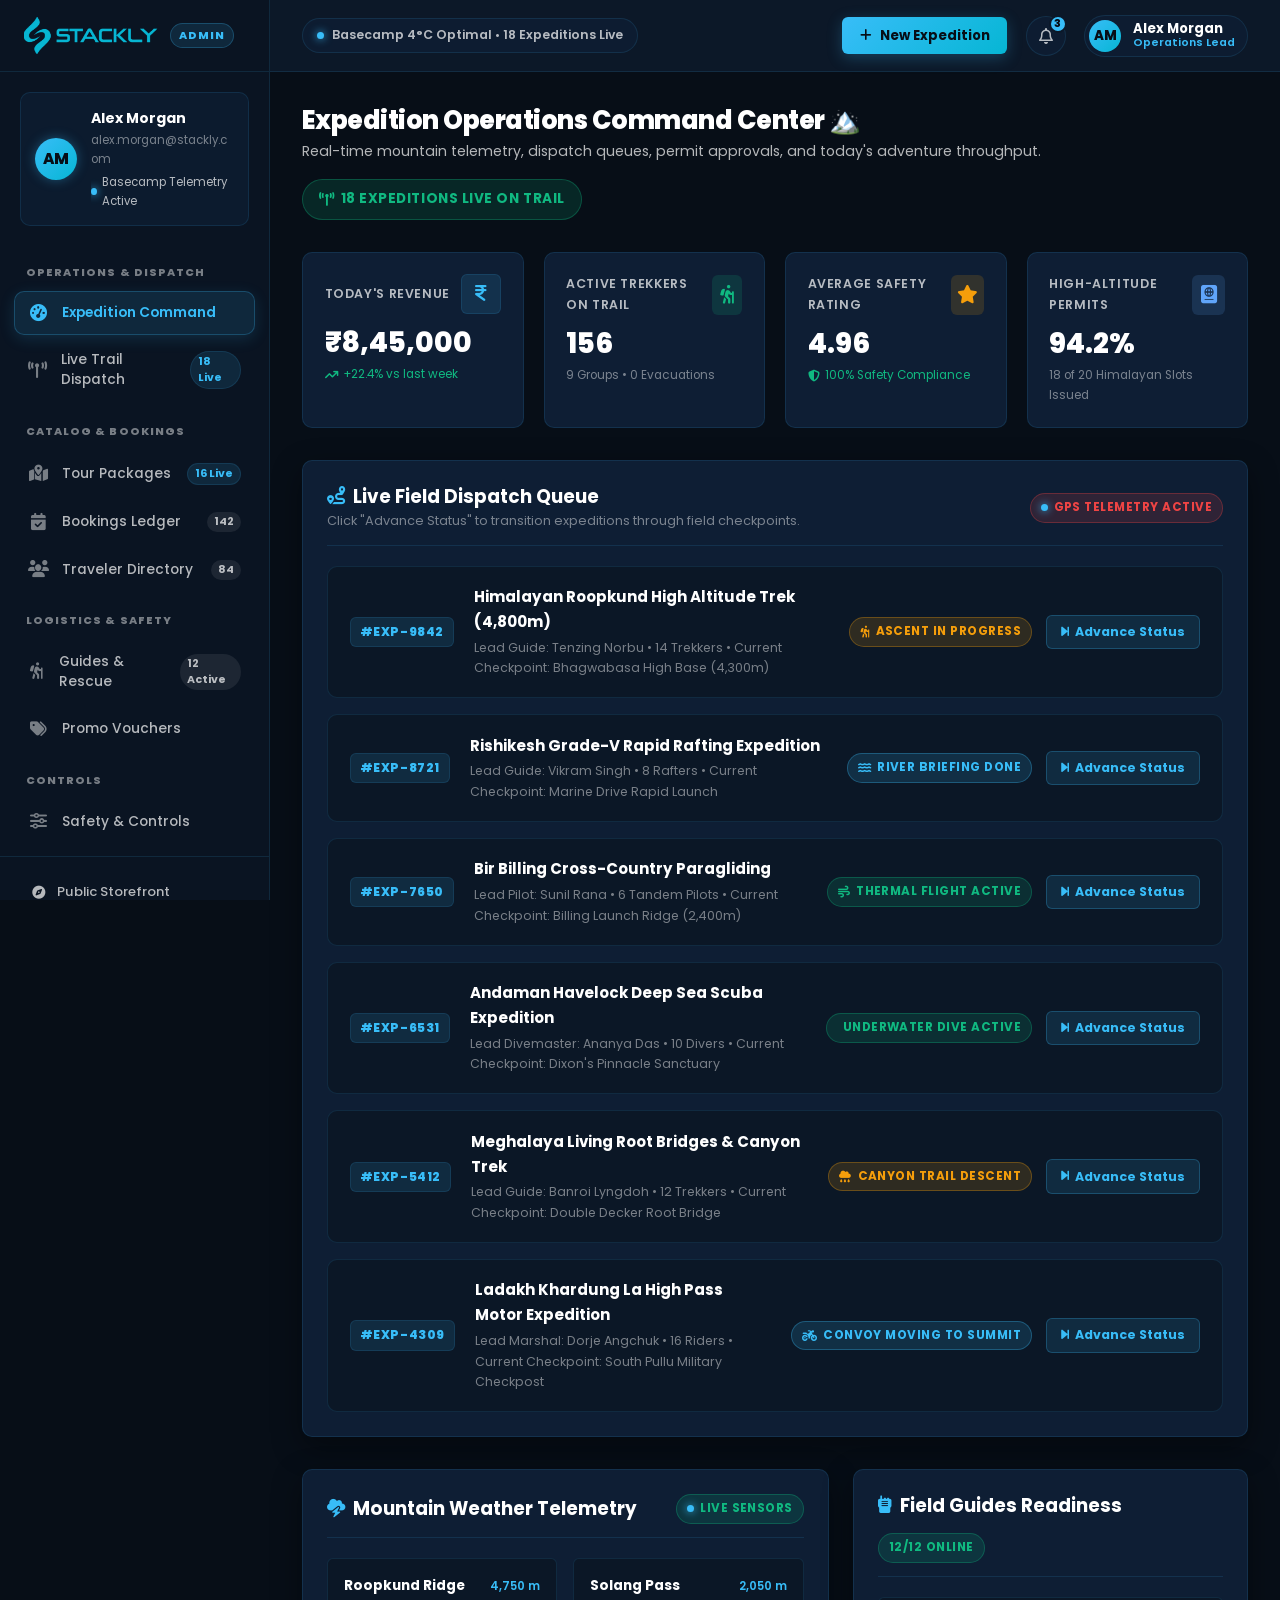
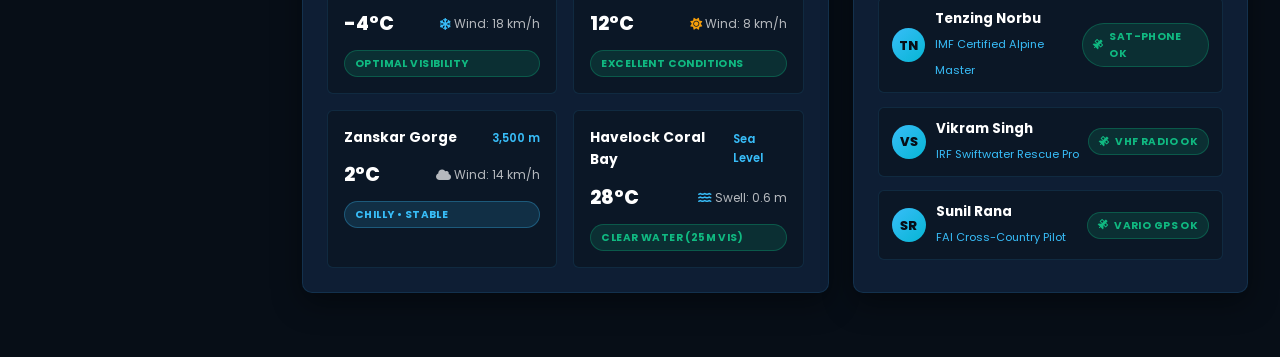
<file: AdminDashboard.html>
<!DOCTYPE html>
<html lang="en">
<head>
  <meta charset="UTF-8">
  <meta name="viewport" content="width=device-width, initial-scale=1.0">
  <title>Executive Expedition Command Center | STACKLY Admin</title>
  <meta name="description" content="Administrative command center for STACKLY Adventure Tourism: live mountain telemetry, dispatch queues, tour package catalog, and traveler bookings.">
  <link rel="icon" href="assets/images/Brand-logo.webp" type="image/webp">

  <!-- Google Fonts: Poppins -->
  <link rel="preconnect" href="https://fonts.googleapis.com">
  <link rel="preconnect" href="https://fonts.gstatic.com" crossorigin>
  <link href="https://fonts.googleapis.com/css2?family=Poppins:wght@300;400;500;600;700;800;900&display=swap" rel="stylesheet">

  <!-- Font Awesome 6.5.1 Icons -->
  <link rel="stylesheet" href="https://cdnjs.cloudflare.com/ajax/libs/font-awesome/6.5.1/css/all.min.css">

  <!-- Core Stylesheets -->
  <link rel="stylesheet" href="css/style.css">
  <link rel="stylesheet" href="css/dashboard.css">
  <link rel="stylesheet" href="css/admin-dashboard.css">
  <link rel="stylesheet" href="css/responsive.css">

  <script>
    if ('scrollRestoration' in history) {
      history.scrollRestoration = 'manual';
    }
    window.scrollTo(0, 0);
  </script>
</head>
<body class="admin-dashboard-body">

  <!-- Mobile Sidebar Backdrop -->
  <div class="admin-sidebar-backdrop" id="adminSidebarBackdrop"></div>

  <!-- ==========================================================================
       ADMIN SIDEBAR NAVIGATION
       ========================================================================== -->
  <aside class="admin-sidebar" id="adminSidebar">
    <!-- Header -->
    <div class="admin-sidebar-header">
      <a href="index.html" class="admin-brand" aria-label="STACKLY Storefront">
        <img src="assets/images/Brand-logo.webp" alt="STACKLY" class="admin-brand-img">
        <span class="admin-badge-role">ADMIN</span>
      </a>
      <button type="button" class="admin-close-btn" id="adminCloseBtn" aria-label="Close sidebar">
        <i class="fa-solid fa-xmark"></i>
      </button>
    </div>

    <!-- Practice / Explorer Profile Badge Card -->
    <div class="admin-practice-pill">
      <div class="admin-hq-avatar sync-admin-avatar">AM</div>
      <div class="admin-practice-meta">
        <span class="practice-title sync-admin-name">Alex Morgan</span>
        <span class="sync-admin-email" style="font-size:0.72rem; color:var(--text-light); display:block; overflow:hidden; text-overflow:ellipsis; max-width:140px; margin-bottom:2px;">alex.morgan@stackly.com</span>
        <span class="practice-subtitle"><span class="pulse-cyan"></span> Basecamp Telemetry Active</span>
      </div>
    </div>

    <!-- Navigation Items -->
    <nav class="admin-nav" aria-label="Admin Navigation">
      <div class="admin-nav-heading">Operations &amp; Dispatch</div>

      <!-- Tab 1: Overview -->
      <button type="button" class="admin-nav-item active" data-tab="admin-tab-overview">
        <i class="fa-solid fa-gauge-high"></i>
        <span>Expedition Command</span>
      </button>

      <!-- Tab 2: Live Dispatch -->
      <button type="button" class="admin-nav-item" data-tab="admin-tab-dispatch">
        <i class="fa-solid fa-tower-broadcast"></i>
        <span>Live Trail Dispatch</span>
        <span class="admin-badge highlight">18 Live</span>
      </button>

      <div class="admin-nav-heading">Catalog &amp; Bookings</div>

      <!-- Tab 3: Packages Catalog -->
      <button type="button" class="admin-nav-item" data-tab="admin-tab-packages">
        <i class="fa-solid fa-map-location-dot"></i>
        <span>Tour Packages</span>
        <span class="admin-badge highlight">16 Live</span>
      </button>

      <!-- Tab 4: Master Bookings -->
      <button type="button" class="admin-nav-item" data-tab="admin-tab-bookings">
        <i class="fa-solid fa-calendar-check"></i>
        <span>Bookings Ledger</span>
        <span class="admin-badge">142</span>
      </button>

      <!-- Tab 5: Customer Directory -->
      <button type="button" class="admin-nav-item" data-tab="admin-tab-customers">
        <i class="fa-solid fa-users"></i>
        <span>Traveler Directory</span>
        <span class="admin-badge">84</span>
      </button>

      <div class="admin-nav-heading">Logistics &amp; Safety</div>

      <!-- Tab 6: Mountain Guides -->
      <button type="button" class="admin-nav-item" data-tab="admin-tab-guides">
        <i class="fa-solid fa-person-hiking"></i>
        <span>Guides &amp; Rescue</span>
        <span class="admin-badge">12 Active</span>
      </button>

      <!-- Tab 7: Promo Vouchers -->
      <button type="button" class="admin-nav-item" data-tab="admin-tab-offers">
        <i class="fa-solid fa-tags"></i>
        <span>Promo Vouchers</span>
      </button>

      <div class="admin-nav-heading">Controls</div>

      <!-- Tab 8: System Settings -->
      <button type="button" class="admin-nav-item" data-tab="admin-tab-settings">
        <i class="fa-solid fa-sliders"></i>
        <span>Safety &amp; Controls</span>
      </button>
    </nav>

    <!-- Sidebar Footer -->
    <div class="admin-sidebar-footer">
      <a href="index.html" class="admin-link-btn">
        <i class="fa-solid fa-compass"></i>
        <span>Public Storefront</span>
      </a>
      <a href="Login.html" class="admin-link-btn" style="color:var(--dash-primary);">
        <i class="fa-solid fa-arrow-right-from-bracket"></i>
        <span>Admin Sign Out</span>
      </a>
    </div>
  </aside>

  <!-- ==========================================================================
       MAIN CONTENT WRAPPER
       ========================================================================== -->
  <div class="admin-main-wrap">
    <!-- Topbar -->
    <header class="admin-topbar">
      <div class="admin-topbar-left">
        <button type="button" class="admin-mobile-hamburger" id="adminHamburgerBtn" aria-label="Open mobile menu">
          <i class="fa-solid fa-bars"></i>
        </button>

        <a href="index.html" class="admin-mobile-logo" aria-label="STACKLY Home">
          <img src="assets/images/Brand-logo.webp" alt="STACKLY" class="admin-mobile-logo-img">
        </a>

        <!-- Live Status Pill -->
        <span class="kitchen-status-pill">
          <span class="pulse-cyan"></span> Basecamp 4°C Optimal &bull; 18 Expeditions Live
        </span>
      </div>

      <div class="admin-topbar-right">
        <!-- Add Package Action CTA -->
        <button type="button" class="admin-btn-action" id="openAddPackageBtn">
          <i class="fa-solid fa-plus"></i>
          <span>New Expedition</span>
        </button>

        <!-- Notification Bell Dropdown -->
        <div class="header-action-container">
          <button type="button" class="header-icon-btn" id="notifBellBtn" aria-label="Notifications">
            <i class="fa-regular fa-bell"></i>
            <span class="notif-badge-count">3</span>
          </button>

          <!-- Dropdown Panel -->
          <div class="dropdown-panel" id="notifDropdown">
            <div class="dropdown-header">
              <span class="dropdown-header-title">Expedition Alerts</span>
              <span class="status-pill info" style="font-size:0.65rem;">3 New</span>
            </div>
            <div class="dropdown-body">
              <div class="dropdown-item">
                <div class="notif-indicator cyan"></div>
                <div class="notif-content">
                  <p class="notif-text">Permit Approved: Roopkund Summit Pass</p>
                  <span class="notif-time">14 Trekkers &bull; Verified by IMF &bull; 5m ago</span>
                </div>
              </div>
              <div class="dropdown-item">
                <div class="notif-indicator amber"></div>
                <div class="notif-content">
                  <p class="notif-text">Weather Advisory: High winds at Spiti Ridge</p>
                  <span class="notif-time">Gusts up to 45 km/h &bull; Guide Dorje notified &bull; 24m ago</span>
                </div>
              </div>
              <div class="dropdown-item">
                <div class="notif-indicator green"></div>
                <div class="notif-content">
                  <p class="notif-text">New Booking Confirmed: Andaman Deep Scuba</p>
                  <span class="notif-time">Order #STK-ADV-9842 &bull; ₹38,500 Paid &bull; 1h ago</span>
                </div>
              </div>
            </div>
            <div class="dropdown-footer">
              <a href="#admin-tab-dispatch" class="dropdown-footer-link" onclick="document.querySelector('[data-tab=admin-tab-dispatch]').click();">View Live Dispatch Stream &rarr;</a>
            </div>
          </div>
        </div>

        <!-- Admin Profile Dropdown Trigger -->
        <div class="header-menu-container">
          <div class="header-profile-btn" id="adminProfileBtn">
            <div class="header-avatar sync-admin-avatar">AM</div>
            <div class="profile-meta-top">
              <span class="profile-name-top sync-admin-name">Alex Morgan</span>
              <span class="profile-role-top">Operations Lead</span>
            </div>
          </div>

          <!-- Profile Dropdown Panel -->
          <div class="header-dropdown-panel" id="adminProfileDropdown">
            <div class="profile-dropdown-header">
              <div class="header-avatar-lg sync-admin-avatar">AM</div>
              <div class="profile-meta-lg">
                <span class="profile-name-lg sync-admin-name">Alex Morgan</span>
                <span class="profile-email-lg sync-admin-email">alex.morgan@stackly.com</span>
                <span class="profile-role-tag">SUPER ADMIN</span>
              </div>
            </div>
            <div class="profile-dropdown-links">
              <a href="#admin-tab-settings" class="profile-menu-link" onclick="document.querySelector('[data-tab=admin-tab-settings]').click();">
                <i class="fa-solid fa-sliders" style="width:16px;"></i>
                <span>Operations Settings</span>
              </a>
              <a href="index.html" class="profile-menu-link">
                <i class="fa-solid fa-compass" style="width:16px;"></i>
                <span>Public Tourism Site</span>
              </a>
              <a href="Login.html" class="profile-menu-link logout">
                <i class="fa-solid fa-arrow-right-from-bracket" style="width:16px;"></i>
                <span>Log Out</span>
              </a>
            </div>
          </div>
        </div>
      </div>
    </header>

    <!-- Main Content Area -->
    <main class="admin-content">

      <!-- ======================================================================
           TAB 1: LIVE EXPEDITIONS COMMAND (OVERVIEW)
           ====================================================================== -->
      <section class="admin-tab-panel active" id="admin-tab-overview">
        <div class="dash-page-header">
          <div>
            <h1 class="dash-page-title">Expedition Operations Command Center 🏔️</h1>
            <p class="dash-page-subtitle">Real-time mountain telemetry, dispatch queues, permit approvals, and today's adventure throughput.</p>
          </div>
          <span class="status-pill success" style="padding:8px 16px; font-size:0.85rem;"><i class="fa-solid fa-tower-broadcast"></i> 18 Expeditions Live on Trail</span>
        </div>

        <!-- 4 KPI Cards -->
        <div class="kpi-grid">
          <div class="kpi-card">
            <div class="kpi-card-top">
              <span class="kpi-label">Today's Revenue</span>
              <div class="kpi-icon-wrap kpi-icon-cyan"><i class="fa-solid fa-indian-rupee-sign"></i></div>
            </div>
            <div class="kpi-val kpi-counter" data-target="845000" data-prefix="₹">₹8,45,000</div>
            <span class="kpi-sub" style="color:#10b981;"><i class="fa-solid fa-arrow-trend-up"></i> +22.4% vs last week</span>
          </div>

          <div class="kpi-card">
            <div class="kpi-card-top">
              <span class="kpi-label">Active Trekkers on Trail</span>
              <div class="kpi-icon-wrap kpi-icon-green"><i class="fa-solid fa-person-hiking"></i></div>
            </div>
            <div class="kpi-val kpi-counter" data-target="156">156</div>
            <span class="kpi-sub">9 Groups &bull; 0 Evacuations</span>
          </div>

          <div class="kpi-card">
            <div class="kpi-card-top">
              <span class="kpi-label">Average Safety Rating</span>
              <div class="kpi-icon-wrap kpi-icon-amber"><i class="fa-solid fa-star"></i></div>
            </div>
            <div class="kpi-val">4.96</div>
            <span class="kpi-sub" style="color:#10b981;"><i class="fa-solid fa-shield-halved"></i> 100% Safety Compliance</span>
          </div>

          <div class="kpi-card">
            <div class="kpi-card-top">
              <span class="kpi-label">High-Altitude Permits</span>
              <div class="kpi-icon-wrap kpi-icon-blue"><i class="fa-solid fa-passport"></i></div>
            </div>
            <div class="kpi-val">94.2%</div>
            <span class="kpi-sub">18 of 20 Himalayan Slots Issued</span>
          </div>
        </div>

        <!-- Live Field Dispatch Queue (6 Live Tickets) -->
        <div class="dash-card">
          <div class="dash-card-header">
            <div>
              <h3 class="dash-card-title"><i class="fa-solid fa-route"></i> Live Field Dispatch Queue</h3>
              <p style="font-size:0.8rem; color:var(--text-light); margin-top:2px;">Click "Advance Status" to transition expeditions through field checkpoints.</p>
            </div>
            <span class="status-pill danger"><span class="pulse-dot"></span> GPS Telemetry Active</span>
          </div>

          <div class="expedition-dispatch-queue">
            <!-- Ticket 1 -->
            <div class="expedition-ticket" id="ticket-9842">
              <div class="ticket-meta">
                <span class="ticket-id">#EXP-9842</span>
                <div class="ticket-details">
                  <span class="ticket-title">Himalayan Roopkund High Altitude Trek (4,800m)</span>
                  <span class="ticket-info">Lead Guide: Tenzing Norbu &bull; 14 Trekkers &bull; Current Checkpoint: Bhagwabasa High Base (4,300m)</span>
                </div>
              </div>
              <div class="ticket-actions">
                <span class="status-pill warning ticket-status-badge"><i class="fa-solid fa-person-hiking"></i> Ascent in Progress</span>
                <button type="button" class="btn-advance-status" data-ticket="ticket-9842">
                  <i class="fa-solid fa-forward-step"></i> Advance Status
                </button>
              </div>
            </div>

            <!-- Ticket 2 -->
            <div class="expedition-ticket" id="ticket-8721">
              <div class="ticket-meta">
                <span class="ticket-id">#EXP-8721</span>
                <div class="ticket-details">
                  <span class="ticket-title">Rishikesh Grade-V Rapid Rafting Expedition</span>
                  <span class="ticket-info">Lead Guide: Vikram Singh &bull; 8 Rafters &bull; Current Checkpoint: Marine Drive Rapid Launch</span>
                </div>
              </div>
              <div class="ticket-actions">
                <span class="status-pill info ticket-status-badge"><i class="fa-solid fa-water"></i> River Briefing Done</span>
                <button type="button" class="btn-advance-status" data-ticket="ticket-8721">
                  <i class="fa-solid fa-forward-step"></i> Advance Status
                </button>
              </div>
            </div>

            <!-- Ticket 3 -->
            <div class="expedition-ticket" id="ticket-7650">
              <div class="ticket-meta">
                <span class="ticket-id">#EXP-7650</span>
                <div class="ticket-details">
                  <span class="ticket-title">Bir Billing Cross-Country Paragliding</span>
                  <span class="ticket-info">Lead Pilot: Sunil Rana &bull; 6 Tandem Pilots &bull; Current Checkpoint: Billing Launch Ridge (2,400m)</span>
                </div>
              </div>
              <div class="ticket-actions">
                <span class="status-pill success ticket-status-badge"><i class="fa-solid fa-wind"></i> Thermal Flight Active</span>
                <button type="button" class="btn-advance-status" data-ticket="ticket-7650">
                  <i class="fa-solid fa-forward-step"></i> Advance Status
                </button>
              </div>
            </div>

            <!-- Ticket 4 -->
            <div class="expedition-ticket" id="ticket-6531">
              <div class="ticket-meta">
                <span class="ticket-id">#EXP-6531</span>
                <div class="ticket-details">
                  <span class="ticket-title">Andaman Havelock Deep Sea Scuba Expedition</span>
                  <span class="ticket-info">Lead Divemaster: Ananya Das &bull; 10 Divers &bull; Current Checkpoint: Dixon's Pinnacle Sanctuary</span>
                </div>
              </div>
              <div class="ticket-actions">
                <span class="status-pill success ticket-status-badge"><i class="fa-solid fa-mask-snorkel"></i> Underwater Dive Active</span>
                <button type="button" class="btn-advance-status" data-ticket="ticket-6531">
                  <i class="fa-solid fa-forward-step"></i> Advance Status
                </button>
              </div>
            </div>

            <!-- Ticket 5 -->
            <div class="expedition-ticket" id="ticket-5412">
              <div class="ticket-meta">
                <span class="ticket-id">#EXP-5412</span>
                <div class="ticket-details">
                  <span class="ticket-title">Meghalaya Living Root Bridges &amp; Canyon Trek</span>
                  <span class="ticket-info">Lead Guide: Banroi Lyngdoh &bull; 12 Trekkers &bull; Current Checkpoint: Double Decker Root Bridge</span>
                </div>
              </div>
              <div class="ticket-actions">
                <span class="status-pill warning ticket-status-badge"><i class="fa-solid fa-cloud-rain"></i> Canyon Trail Descent</span>
                <button type="button" class="btn-advance-status" data-ticket="ticket-5412">
                  <i class="fa-solid fa-forward-step"></i> Advance Status
                </button>
              </div>
            </div>

            <!-- Ticket 6 -->
            <div class="expedition-ticket" id="ticket-4309">
              <div class="ticket-meta">
                <span class="ticket-id">#EXP-4309</span>
                <div class="ticket-details">
                  <span class="ticket-title">Ladakh Khardung La High Pass Motor Expedition</span>
                  <span class="ticket-info">Lead Marshal: Dorje Angchuk &bull; 16 Riders &bull; Current Checkpoint: South Pullu Military Checkpost</span>
                </div>
              </div>
              <div class="ticket-actions">
                <span class="status-pill info ticket-status-badge"><i class="fa-solid fa-motorcycle"></i> Convoy Moving to Summit</span>
                <button type="button" class="btn-advance-status" data-ticket="ticket-4309">
                  <i class="fa-solid fa-forward-step"></i> Advance Status
                </button>
              </div>
            </div>
          </div>
        </div>

        <!-- 2-Column Operational Grid -->
        <div class="admin-operations-grid">
          <!-- Left: Mountain Weather Telemetry -->
          <div class="dash-card" style="margin-bottom:0;">
            <div class="dash-card-header">
              <h3 class="dash-card-title"><i class="fa-solid fa-cloud-bolt"></i> Mountain Weather Telemetry</h3>
              <span class="status-pill success"><span class="pulse-cyan"></span> Live Sensors</span>
            </div>

            <div class="weather-telemetry-grid">
              <div class="weather-station-card">
                <div class="station-header">
                  <span class="station-name">Roopkund Ridge</span>
                  <span class="station-altitude">4,750 m</span>
                </div>
                <div class="station-stats">
                  <span class="station-temp">-4°C</span>
                  <span class="station-condition"><i class="fa-solid fa-snowflake" style="color:var(--dash-primary);"></i> Wind: 18 km/h</span>
                </div>
                <span class="status-pill success" style="font-size:0.65rem; margin-top:4px;">Optimal Visibility</span>
              </div>

              <div class="weather-station-card">
                <div class="station-header">
                  <span class="station-name">Solang Pass</span>
                  <span class="station-altitude">2,050 m</span>
                </div>
                <div class="station-stats">
                  <span class="station-temp">12°C</span>
                  <span class="station-condition"><i class="fa-solid fa-sun" style="color:#f59e0b;"></i> Wind: 8 km/h</span>
                </div>
                <span class="status-pill success" style="font-size:0.65rem; margin-top:4px;">Excellent Conditions</span>
              </div>

              <div class="weather-station-card">
                <div class="station-header">
                  <span class="station-name">Zanskar Gorge</span>
                  <span class="station-altitude">3,500 m</span>
                </div>
                <div class="station-stats">
                  <span class="station-temp">2°C</span>
                  <span class="station-condition"><i class="fa-solid fa-cloud" style="color:var(--text-muted);"></i> Wind: 14 km/h</span>
                </div>
                <span class="status-pill info" style="font-size:0.65rem; margin-top:4px;">Chilly &bull; Stable</span>
              </div>

              <div class="weather-station-card">
                <div class="station-header">
                  <span class="station-name">Havelock Coral Bay</span>
                  <span class="station-altitude">Sea Level</span>
                </div>
                <div class="station-stats">
                  <span class="station-temp">28°C</span>
                  <span class="station-condition"><i class="fa-solid fa-water" style="color:var(--dash-primary);"></i> Swell: 0.6 m</span>
                </div>
                <span class="status-pill success" style="font-size:0.65rem; margin-top:4px;">Clear Water (25m vis)</span>
              </div>
            </div>
          </div>

          <!-- Right: Guides Readiness & Satellite Status -->
          <div class="dash-card" style="margin-bottom:0;">
            <div class="dash-card-header">
              <h3 class="dash-card-title"><i class="fa-solid fa-walkie-talkie"></i> Field Guides Readiness</h3>
              <span class="status-pill success">12/12 Online</span>
            </div>

            <div style="display:flex; flex-direction:column; gap:0.85rem;">
              <div style="display:flex; align-items:center; justify-content:space-between; padding:0.6rem 0.8rem; background:rgba(10,20,34,0.7); border-radius:6px; border:1px solid var(--border-subtle);">
                <div style="display:flex; align-items:center; gap:10px;">
                  <div class="header-avatar" style="width:34px; height:34px; font-size:0.8rem;">TN</div>
                  <div>
                    <span style="font-weight:700; color:var(--white); font-size:0.84rem; display:block;">Tenzing Norbu</span>
                    <span style="font-size:0.7rem; color:var(--dash-primary);">IMF Certified Alpine Master</span>
                  </div>
                </div>
                <span class="status-pill success" style="font-size:0.65rem;"><i class="fa-solid fa-satellite"></i> Sat-Phone OK</span>
              </div>

              <div style="display:flex; align-items:center; justify-content:space-between; padding:0.6rem 0.8rem; background:rgba(10,20,34,0.7); border-radius:6px; border:1px solid var(--border-subtle);">
                <div style="display:flex; align-items:center; gap:10px;">
                  <div class="header-avatar" style="width:34px; height:34px; font-size:0.8rem;">VS</div>
                  <div>
                    <span style="font-weight:700; color:var(--white); font-size:0.84rem; display:block;">Vikram Singh</span>
                    <span style="font-size:0.7rem; color:var(--dash-primary);">IRF Swiftwater Rescue Pro</span>
                  </div>
                </div>
                <span class="status-pill success" style="font-size:0.65rem;"><i class="fa-solid fa-satellite"></i> VHF Radio OK</span>
              </div>

              <div style="display:flex; align-items:center; justify-content:space-between; padding:0.6rem 0.8rem; background:rgba(10,20,34,0.7); border-radius:6px; border:1px solid var(--border-subtle);">
                <div style="display:flex; align-items:center; gap:10px;">
                  <div class="header-avatar" style="width:34px; height:34px; font-size:0.8rem;">SR</div>
                  <div>
                    <span style="font-weight:700; color:var(--white); font-size:0.84rem; display:block;">Sunil Rana</span>
                    <span style="font-size:0.7rem; color:var(--dash-primary);">FAI Cross-Country Pilot</span>
                  </div>
                </div>
                <span class="status-pill success" style="font-size:0.65rem;"><i class="fa-solid fa-satellite"></i> Vario GPS OK</span>
              </div>
            </div>
          </div>
        </div>
      </section>

      <!-- ======================================================================
           TAB 2: LIVE FIELD TELEMETRY & CONVOYS
           ====================================================================== -->
      <section class="admin-tab-panel" id="admin-tab-dispatch">
        <div class="dash-page-header">
          <div>
            <h1 class="dash-page-title">Live Field Dispatch &amp; Telemetry 🛰️</h1>
            <p class="dash-page-subtitle">Real-time GPS coordinates, oxygen saturation metrics, and satellite telemetry for all active mountain teams.</p>
          </div>
          <button type="button" class="admin-btn-action" onclick="showToast('Satellite Broadcast', 'All 18 trail beacons pinged successfully with 100% telemetry.');">
            <i class="fa-solid fa-satellite-dish"></i> Ping All Beacons
          </button>
        </div>

        <div class="dash-card">
          <div class="table-toolbar">
            <div class="table-search-wrap">
              <i class="fa-solid fa-magnifying-glass table-search-icon"></i>
              <input type="text" class="table-search-input" id="dispatchSearchInput" placeholder="Search expedition, guide, or checkpoint...">
            </div>
            <div class="table-filters">
              <select class="dash-select" id="dispatchStatusFilter">
                <option value="all">All Checkpoints</option>
                <option value="ascent">Ascent Active</option>
                <option value="briefing">Briefing Complete</option>
                <option value="summit">Summit Push</option>
              </select>
            </div>
          </div>

          <div class="dash-table-wrap">
            <table class="dash-table" id="dispatchTable">
              <thead>
                <tr>
                  <th>Expedition ID</th>
                  <th>Tour Package</th>
                  <th>Lead Field Guide</th>
                  <th>Current Elevation</th>
                  <th>Group Size</th>
                  <th>SPO2 Level</th>
                  <th>Telemetry Status</th>
                  <th>Actions</th>
                </tr>
              </thead>
              <tbody>
                <tr>
                  <td><span class="ticket-id">#EXP-9842</span></td>
                  <td><strong>Himalayan Roopkund Trek</strong></td>
                  <td>Tenzing Norbu</td>
                  <td><span style="color:var(--dash-primary); font-weight:700;">4,300 m</span></td>
                  <td>14 Trekkers</td>
                  <td><span style="color:#10b981; font-weight:700;">94% Normal</span></td>
                  <td><span class="status-pill warning">Ascent Active</span></td>
                  <td>
                    <button class="table-action-btn" title="Ping Radio" onclick="showToast('Radio Comm', 'VHF channel open to Tenzing Norbu.');"><i class="fa-solid fa-walkie-talkie"></i></button>
                    <button class="table-action-btn" title="View Coordinates" onclick="showToast('GPS Telemetry', 'Lat: 30.2642° N, Lon: 79.7317° E.');"><i class="fa-solid fa-location-crosshairs"></i></button>
                  </td>
                </tr>
                <tr>
                  <td><span class="ticket-id">#EXP-8721</span></td>
                  <td><strong>Rishikesh Rapid Rafting</strong></td>
                  <td>Vikram Singh</td>
                  <td><span style="color:var(--dash-primary); font-weight:700;">340 m</span></td>
                  <td>8 Rafters</td>
                  <td><span style="color:#10b981; font-weight:700;">99% Normal</span></td>
                  <td><span class="status-pill info">River Active</span></td>
                  <td>
                    <button class="table-action-btn" title="Ping Radio" onclick="showToast('Radio Comm', 'VHF channel open to Vikram Singh.');"><i class="fa-solid fa-walkie-talkie"></i></button>
                    <button class="table-action-btn" title="View Coordinates" onclick="showToast('GPS Telemetry', 'Lat: 30.0869° N, Lon: 78.2676° E.');"><i class="fa-solid fa-location-crosshairs"></i></button>
                  </td>
                </tr>
                <tr>
                  <td><span class="ticket-id">#EXP-7650</span></td>
                  <td><strong>Bir Billing Paragliding</strong></td>
                  <td>Sunil Rana</td>
                  <td><span style="color:var(--dash-primary); font-weight:700;">2,400 m</span></td>
                  <td>6 Tandems</td>
                  <td><span style="color:#10b981; font-weight:700;">98% Normal</span></td>
                  <td><span class="status-pill success">Airborne Flight</span></td>
                  <td>
                    <button class="table-action-btn" title="Ping Radio" onclick="showToast('Radio Comm', 'Aviation freq 144.150 MHz connected.');"><i class="fa-solid fa-walkie-talkie"></i></button>
                    <button class="table-action-btn" title="View Coordinates" onclick="showToast('GPS Telemetry', 'Lat: 32.0520° N, Lon: 76.7179° E.');"><i class="fa-solid fa-location-crosshairs"></i></button>
                  </td>
                </tr>
                <tr>
                  <td><span class="ticket-id">#EXP-6531</span></td>
                  <td><strong>Andaman Coral Scuba</strong></td>
                  <td>Ananya Das</td>
                  <td><span style="color:var(--dash-primary); font-weight:700;">-18 m (Sea)</span></td>
                  <td>10 Divers</td>
                  <td><span style="color:#10b981; font-weight:700;">99% Normal</span></td>
                  <td><span class="status-pill success">Submerged</span></td>
                  <td>
                    <button class="table-action-btn" title="Ping Dive Boat" onclick="showToast('Sonar Ping', 'Dive vessel boat acoustic receiver nominal.');"><i class="fa-solid fa-ship"></i></button>
                    <button class="table-action-btn" title="View Coordinates" onclick="showToast('GPS Telemetry', 'Lat: 11.9761° N, Lon: 92.9876° E.');"><i class="fa-solid fa-location-crosshairs"></i></button>
                  </td>
                </tr>
              </tbody>
            </table>
          </div>
        </div>
      </section>

      <!-- ======================================================================
           TAB 3: TOUR PACKAGES CATALOG
           ====================================================================== -->
      <section class="admin-tab-panel" id="admin-tab-packages">
        <div class="dash-page-header">
          <div>
            <h1 class="dash-page-title">Tour Packages &amp; Expeditions Catalog 🗺️</h1>
            <p class="dash-page-subtitle">Manage live adventure tours, slot availability, difficulty tiers, and expedition pricing.</p>
          </div>
          <button type="button" class="admin-btn-action" id="openAddPackageBtn2">
            <i class="fa-solid fa-plus"></i> Add New Package
          </button>
        </div>

        <div class="table-toolbar">
          <div class="table-search-wrap">
            <i class="fa-solid fa-magnifying-glass table-search-icon"></i>
            <input type="text" class="table-search-input" id="packageSearchInput" placeholder="Search packages by title or region...">
          </div>
          <div class="table-filters">
            <select class="dash-select" id="packageDifficultyFilter">
              <option value="all">All Difficulties</option>
              <option value="easy">Easy</option>
              <option value="moderate">Moderate</option>
              <option value="hard">Challenging</option>
              <option value="extreme">Extreme</option>
            </select>
          </div>
        </div>

        <!-- Packages Grid -->
        <div class="admin-packages-grid" id="packagesContainer">
          <!-- Card 1 -->
          <div class="admin-package-card" data-title="Himalayan Summit Expedition" data-difficulty="extreme">
            <div class="pkg-thumb-wrap">
              <img src="assets/images/himalayas.webp" alt="Himalayas" class="pkg-thumb-img">
              <span class="pkg-badge-diff extreme">Extreme &bull; 5,364m</span>
            </div>
            <div class="pkg-body">
              <h4 class="pkg-title">Himalayan Summit Expedition</h4>
              <span class="pkg-location"><i class="fa-solid fa-location-dot" style="color:var(--dash-primary);"></i> Uttarakhand, India</span>
              <p style="font-size:0.78rem; color:var(--text-light); line-height:1.4;">8 Days / 7 Nights alpine high-altitude trek with certified IMF Sherpas.</p>
              <div class="pkg-meta-row">
                <span class="pkg-price">₹24,999</span>
                <div class="pkg-actions">
                  <button class="table-action-btn" title="Edit" onclick="showToast('Edit Package', 'Editing Himalayan Summit Expedition.');"><i class="fa-solid fa-pen"></i></button>
                  <button class="table-action-btn delete" title="Delete" onclick="deletePackageCard(this);"><i class="fa-solid fa-trash"></i></button>
                </div>
              </div>
            </div>
          </div>

          <!-- Card 2 -->
          <div class="admin-package-card" data-title="Ganges White-Water Rapids" data-difficulty="moderate">
            <div class="pkg-thumb-wrap">
              <img src="assets/images/rafting.webp" alt="Rishikesh" class="pkg-thumb-img">
              <span class="pkg-badge-diff moderate">Moderate &bull; Grade IV</span>
            </div>
            <div class="pkg-body">
              <h4 class="pkg-title">Ganges White-Water Rapids</h4>
              <span class="pkg-location"><i class="fa-solid fa-location-dot" style="color:var(--dash-primary);"></i> Rishikesh, India</span>
              <p style="font-size:0.78rem; color:var(--text-light); line-height:1.4;">3 Days / 2 Nights white water rapid rafting, cliff jumping &amp; beach camp.</p>
              <div class="pkg-meta-row">
                <span class="pkg-price">₹8,999</span>
                <div class="pkg-actions">
                  <button class="table-action-btn" title="Edit" onclick="showToast('Edit Package', 'Editing Ganges White-Water.');"><i class="fa-solid fa-pen"></i></button>
                  <button class="table-action-btn delete" title="Delete" onclick="deletePackageCard(this);"><i class="fa-solid fa-trash"></i></button>
                </div>
              </div>
            </div>
          </div>

          <!-- Card 3 -->
          <div class="admin-package-card" data-title="Bir Billing Aerial Paragliding" data-difficulty="easy">
            <div class="pkg-thumb-wrap">
              <img src="assets/images/paragliding.webp" alt="Bir Billing" class="pkg-thumb-img">
              <span class="pkg-badge-diff easy">Easy &bull; Tandem</span>
            </div>
            <div class="pkg-body">
              <h4 class="pkg-title">Bir Billing Aerial Paragliding</h4>
              <span class="pkg-location"><i class="fa-solid fa-location-dot" style="color:var(--dash-primary);"></i> Himachal Pradesh, India</span>
              <p style="font-size:0.78rem; color:var(--text-light); line-height:1.4;">2 Days / 1 Night tandem cross-country flights with Go-Pro 4K footage.</p>
              <div class="pkg-meta-row">
                <span class="pkg-price">₹6,499</span>
                <div class="pkg-actions">
                  <button class="table-action-btn" title="Edit" onclick="showToast('Edit Package', 'Editing Paragliding Package.');"><i class="fa-solid fa-pen"></i></button>
                  <button class="table-action-btn delete" title="Delete" onclick="deletePackageCard(this);"><i class="fa-solid fa-trash"></i></button>
                </div>
              </div>
            </div>
          </div>

          <!-- Card 4 -->
          <div class="admin-package-card" data-title="Havelock Coral Reef Deep Dive" data-difficulty="moderate">
            <div class="pkg-thumb-wrap">
              <img src="assets/images/scuba-diving.webp" alt="Andaman" class="pkg-thumb-img">
              <span class="pkg-badge-diff moderate">Moderate &bull; PADI</span>
            </div>
            <div class="pkg-body">
              <h4 class="pkg-title">Havelock Coral Reef Deep Dive</h4>
              <span class="pkg-location"><i class="fa-solid fa-location-dot" style="color:var(--dash-primary);"></i> Andaman Islands, India</span>
              <p style="font-size:0.78rem; color:var(--text-light); line-height:1.4;">5 Days / 4 Nights certified scuba diving among manta rays &amp; reefs.</p>
              <div class="pkg-meta-row">
                <span class="pkg-price">₹18,500</span>
                <div class="pkg-actions">
                  <button class="table-action-btn" title="Edit" onclick="showToast('Edit Package', 'Editing Scuba Package.');"><i class="fa-solid fa-pen"></i></button>
                  <button class="table-action-btn delete" title="Delete" onclick="deletePackageCard(this);"><i class="fa-solid fa-trash"></i></button>
                </div>
              </div>
            </div>
          </div>

          <!-- Card 5 -->
          <div class="admin-package-card" data-title="Meghalaya Living Root Rainforest" data-difficulty="hard">
            <div class="pkg-thumb-wrap">
              <img src="assets/images/meghalaya.webp" alt="Meghalaya" class="pkg-thumb-img">
              <span class="pkg-badge-diff hard">Challenging &bull; Rainforest</span>
            </div>
            <div class="pkg-body">
              <h4 class="pkg-title">Meghalaya Living Root Rainforest</h4>
              <span class="pkg-location"><i class="fa-solid fa-location-dot" style="color:var(--dash-primary);"></i> Cherrapunji, India</span>
              <p style="font-size:0.78rem; color:var(--text-light); line-height:1.4;">6 Days / 5 Nights waterfall caving, bamboo trails &amp; root bridges.</p>
              <div class="pkg-meta-row">
                <span class="pkg-price">₹16,200</span>
                <div class="pkg-actions">
                  <button class="table-action-btn" title="Edit" onclick="showToast('Edit Package', 'Editing Meghalaya Package.');"><i class="fa-solid fa-pen"></i></button>
                  <button class="table-action-btn delete" title="Delete" onclick="deletePackageCard(this);"><i class="fa-solid fa-trash"></i></button>
                </div>
              </div>
            </div>
          </div>

          <!-- Card 6 -->
          <div class="admin-package-card" data-title="Ladakh Khardung La Motorcycle Safari" data-difficulty="extreme">
            <div class="pkg-thumb-wrap">
              <img src="assets/images/ladakh.webp" alt="Ladakh" class="pkg-thumb-img">
              <span class="pkg-badge-diff extreme">Extreme &bull; 5,602m</span>
            </div>
            <div class="pkg-body">
              <h4 class="pkg-title">Ladakh Khardung La Motorcycle Safari</h4>
              <span class="pkg-location"><i class="fa-solid fa-location-dot" style="color:var(--dash-primary);"></i> Leh-Ladakh, India</span>
              <p style="font-size:0.78rem; color:var(--text-light); line-height:1.4;">9 Days / 8 Nights Royal Enfield high mountain pass motorcycle safari.</p>
              <div class="pkg-meta-row">
                <span class="pkg-price">₹32,500</span>
                <div class="pkg-actions">
                  <button class="table-action-btn" title="Edit" onclick="showToast('Edit Package', 'Editing Ladakh Package.');"><i class="fa-solid fa-pen"></i></button>
                  <button class="table-action-btn delete" title="Delete" onclick="deletePackageCard(this);"><i class="fa-solid fa-trash"></i></button>
                </div>
              </div>
            </div>
          </div>
        </div>
      </section>

      <!-- ======================================================================
           TAB 4: MASTER BOOKINGS LEDGER
           ====================================================================== -->
      <section class="admin-tab-panel" id="admin-tab-bookings">
        <div class="dash-page-header">
          <div>
            <h1 class="dash-page-title">Master Bookings Ledger 📋</h1>
            <p class="dash-page-subtitle">Search, inspect, and approve customer expedition bookings and payment settlements.</p>
          </div>
          <button type="button" class="admin-btn-action" onclick="showToast('Export Complete', 'Exported 142 bookings to CSV spreadsheet.');">
            <i class="fa-solid fa-file-csv"></i> Export CSV
          </button>
        </div>

        <div class="dash-card">
          <div class="table-toolbar">
            <div class="table-search-wrap">
              <i class="fa-solid fa-magnifying-glass table-search-icon"></i>
              <input type="text" class="table-search-input" id="bookingSearchInput" placeholder="Search bookings by ID, traveler, or tour...">
            </div>
            <div class="table-filters">
              <select class="dash-select" id="bookingStatusFilter">
                <option value="all">All Statuses</option>
                <option value="confirmed">Confirmed</option>
                <option value="progress">In Progress</option>
                <option value="completed">Completed</option>
              </select>
            </div>
          </div>

          <div class="dash-table-wrap">
            <table class="dash-table" id="bookingsTable">
              <thead>
                <tr>
                  <th>Booking ID</th>
                  <th>Traveler Name</th>
                  <th>Expedition</th>
                  <th>Travel Dates</th>
                  <th>Guests</th>
                  <th>Amount</th>
                  <th>Payment</th>
                  <th>Status</th>
                  <th>Actions</th>
                </tr>
              </thead>
              <tbody>
                <tr>
                  <td><span class="ticket-id">#STK-ADV-9842</span></td>
                  <td>
                    <div style="font-weight:700;">Alex Morgan</div>
                    <span style="font-size:0.72rem; color:var(--text-light);">alex.morgan@stackly.com</span>
                  </td>
                  <td>Himalayan Summit Expedition</td>
                  <td>14 Oct &ndash; 22 Oct 2026</td>
                  <td>2 Persons</td>
                  <td><strong style="color:var(--dash-primary);">₹49,998</strong></td>
                  <td><span class="status-pill success">Paid Full</span></td>
                  <td><span class="status-pill warning">In Progress</span></td>
                  <td>
                    <button class="table-action-btn" title="View Details" onclick="showToast('Booking Details', 'Showing itinerary voucher for #STK-ADV-9842.');"><i class="fa-solid fa-eye"></i></button>
                    <button class="table-action-btn" title="Print Voucher" onclick="showToast('Print Itinerary', 'Printing official STACKLY Expedition Voucher.');"><i class="fa-solid fa-print"></i></button>
                  </td>
                </tr>
                <tr>
                  <td><span class="ticket-id">#STK-ADV-8711</span></td>
                  <td>
                    <div style="font-weight:700;">Priya Sharma</div>
                    <span style="font-size:0.72rem; color:var(--text-light);">priya.sharma@gmail.com</span>
                  </td>
                  <td>Rishikesh White-Water Rapids</td>
                  <td>02 Nov &ndash; 05 Nov 2026</td>
                  <td>4 Persons</td>
                  <td><strong style="color:var(--dash-primary);">₹35,996</strong></td>
                  <td><span class="status-pill success">Paid Full</span></td>
                  <td><span class="status-pill success">Confirmed</span></td>
                  <td>
                    <button class="table-action-btn" title="View Details" onclick="showToast('Booking Details', 'Showing itinerary voucher for #STK-ADV-8711.');"><i class="fa-solid fa-eye"></i></button>
                    <button class="table-action-btn" title="Print Voucher" onclick="showToast('Print Itinerary', 'Printing official STACKLY Expedition Voucher.');"><i class="fa-solid fa-print"></i></button>
                  </td>
                </tr>
                <tr>
                  <td><span class="ticket-id">#STK-ADV-7620</span></td>
                  <td>
                    <div style="font-weight:700;">Rahul Verma</div>
                    <span style="font-size:0.72rem; color:var(--text-light);">rahul.verma@techcorp.in</span>
                  </td>
                  <td>Bir Billing Tandem Flight</td>
                  <td>18 Nov &ndash; 20 Nov 2026</td>
                  <td>1 Person</td>
                  <td><strong style="color:var(--dash-primary);">₹6,499</strong></td>
                  <td><span class="status-pill success">Paid Full</span></td>
                  <td><span class="status-pill success">Confirmed</span></td>
                  <td>
                    <button class="table-action-btn" title="View Details" onclick="showToast('Booking Details', 'Showing itinerary voucher for #STK-ADV-7620.');"><i class="fa-solid fa-eye"></i></button>
                    <button class="table-action-btn" title="Print Voucher" onclick="showToast('Print Itinerary', 'Printing official STACKLY Expedition Voucher.');"><i class="fa-solid fa-print"></i></button>
                  </td>
                </tr>
                <tr>
                  <td><span class="ticket-id">#STK-ADV-6549</span></td>
                  <td>
                    <div style="font-weight:700;">Elena Rostova</div>
                    <span style="font-size:0.72rem; color:var(--text-light);">elena.rostova@traveler.com</span>
                  </td>
                  <td>Havelock Coral Reef Deep Dive</td>
                  <td>10 Dec &ndash; 15 Dec 2026</td>
                  <td>2 Persons</td>
                  <td><strong style="color:var(--dash-primary);">₹37,000</strong></td>
                  <td><span class="status-pill success">Paid Full</span></td>
                  <td><span class="status-pill success">Confirmed</span></td>
                  <td>
                    <button class="table-action-btn" title="View Details" onclick="showToast('Booking Details', 'Showing itinerary voucher for #STK-ADV-6549.');"><i class="fa-solid fa-eye"></i></button>
                    <button class="table-action-btn" title="Print Voucher" onclick="showToast('Print Itinerary', 'Printing official STACKLY Expedition Voucher.');"><i class="fa-solid fa-print"></i></button>
                  </td>
                </tr>
              </tbody>
            </table>
          </div>
        </div>
      </section>

      <!-- ======================================================================
           TAB 5: REGISTERED TRAVELERS DIRECTORY
           ====================================================================== -->
      <section class="admin-tab-panel" id="admin-tab-customers">
        <div class="dash-page-header">
          <div>
            <h1 class="dash-page-title">Registered Travelers Directory 👥</h1>
            <p class="dash-page-subtitle">Customer profiles, mountaineering credentials, emergency contacts, and loyalty tier status.</p>
          </div>
          <span class="status-pill info">84 Active Explorers</span>
        </div>

        <div class="dash-card">
          <div class="dash-table-wrap">
            <table class="dash-table">
              <thead>
                <tr>
                  <th>Traveler</th>
                  <th>Contact</th>
                  <th>Trips Completed</th>
                  <th>Loyalty Tier</th>
                  <th>Emergency Contact</th>
                  <th>Status</th>
                  <th>Actions</th>
                </tr>
              </thead>
              <tbody>
                <tr>
                  <td>
                    <div style="display:flex; align-items:center; gap:10px;">
                      <div class="header-avatar" style="width:36px; height:36px;">AM</div>
                      <div>
                        <div style="font-weight:700;">Alex Morgan</div>
                        <span style="font-size:0.72rem; color:var(--text-light);">ID: #EXP-TRV-102</span>
                      </div>
                    </div>
                  </td>
                  <td>alex.morgan@stackly.com<br><span style="font-size:0.74rem; color:var(--text-light);">+91 98450 12345</span></td>
                  <td><strong>8 Expeditions</strong></td>
                  <td><span class="status-pill info"><i class="fa-solid fa-crown"></i> Alpine Elite</span></td>
                  <td>Sarah Morgan (+91 98450 99999)</td>
                  <td><span class="status-pill success">Verified</span></td>
                  <td>
                    <button class="table-action-btn" title="Send Notification" onclick="showToast('Message Sent', 'Notified Alex Morgan.');"><i class="fa-solid fa-envelope"></i></button>
                  </td>
                </tr>
                <tr>
                  <td>
                    <div style="display:flex; align-items:center; gap:10px;">
                      <div class="header-avatar" style="width:36px; height:36px;">PS</div>
                      <div>
                        <div style="font-weight:700;">Priya Sharma</div>
                        <span style="font-size:0.72rem; color:var(--text-light);">ID: #EXP-TRV-144</span>
                      </div>
                    </div>
                  </td>
                  <td>priya.sharma@gmail.com<br><span style="font-size:0.74rem; color:var(--text-light);">+91 97410 88721</span></td>
                  <td><strong>4 Expeditions</strong></td>
                  <td><span class="status-pill success"><i class="fa-solid fa-star"></i> Trailblazer</span></td>
                  <td>Rohan Sharma (+91 97410 11223)</td>
                  <td><span class="status-pill success">Verified</span></td>
                  <td>
                    <button class="table-action-btn" title="Send Notification" onclick="showToast('Message Sent', 'Notified Priya Sharma.');"><i class="fa-solid fa-envelope"></i></button>
                  </td>
                </tr>
              </tbody>
            </table>
          </div>
        </div>
      </section>

      <!-- ======================================================================
           TAB 6: MOUNTAIN GUIDES & RESCUE ROSTER
           ====================================================================== -->
      <section class="admin-tab-panel" id="admin-tab-guides">
        <div class="dash-page-header">
          <div>
            <h1 class="dash-page-title">Mountain Guides &amp; Rescue Roster 🧗</h1>
            <p class="dash-page-subtitle">Certified mountain guides, wilderness first responders, and active trail assignments.</p>
          </div>
          <button type="button" class="admin-btn-action" onclick="showToast('Add Guide', 'Guide certification registration opened.');">
            <i class="fa-solid fa-user-plus"></i> Register Guide
          </button>
        </div>

        <div class="admin-guides-grid">
          <!-- Guide 1 -->
          <div class="admin-guide-card">
            <div class="guide-card-top">
              <div class="guide-avatar">TN</div>
              <div class="guide-info">
                <span class="guide-name">Tenzing Norbu</span>
                <span class="guide-cert">IMF Certified Alpine Master</span>
              </div>
            </div>
            <div class="guide-meta-list">
              <span><i class="fa-solid fa-shield-halved" style="color:var(--dash-primary); width:16px;"></i> Wilderness First Responder (WFR)</span>
              <span><i class="fa-solid fa-mountain" style="color:var(--dash-primary); width:16px;"></i> 14 Himalayan Expeditions Guided</span>
              <span><i class="fa-solid fa-satellite" style="color:#10b981; width:16px;"></i> Active: #EXP-9842 (Roopkund)</span>
            </div>
            <div style="display:flex; justify-content:space-between; align-items:center; margin-top:auto; padding-top:10px; border-top:1px solid var(--border-subtle);">
              <span class="status-pill success">On Trail &bull; Healthy</span>
              <button class="table-action-btn" onclick="showToast('Radio Link', 'Calling VHF radio for Tenzing Norbu.');"><i class="fa-solid fa-phone"></i></button>
            </div>
          </div>

          <!-- Guide 2 -->
          <div class="admin-guide-card">
            <div class="guide-card-top">
              <div class="guide-avatar">VS</div>
              <div class="guide-info">
                <span class="guide-name">Vikram Singh</span>
                <span class="guide-cert">IRF Swiftwater Rescue Lead</span>
              </div>
            </div>
            <div class="guide-meta-list">
              <span><i class="fa-solid fa-water" style="color:var(--dash-primary); width:16px;"></i> Grade-V White-Water Certified</span>
              <span><i class="fa-solid fa-person-swimming" style="color:var(--dash-primary); width:16px;"></i> Lifeguard Rescue Trainer</span>
              <span><i class="fa-solid fa-satellite" style="color:#10b981; width:16px;"></i> Active: #EXP-8721 (Rishikesh)</span>
            </div>
            <div style="display:flex; justify-content:space-between; align-items:center; margin-top:auto; padding-top:10px; border-top:1px solid var(--border-subtle);">
              <span class="status-pill success">On River &bull; Healthy</span>
              <button class="table-action-btn" onclick="showToast('Radio Link', 'Calling VHF radio for Vikram Singh.');"><i class="fa-solid fa-phone"></i></button>
            </div>
          </div>

          <!-- Guide 3 -->
          <div class="admin-guide-card">
            <div class="guide-card-top">
              <div class="guide-avatar">AD</div>
              <div class="guide-info">
                <span class="guide-name">Ananya Das</span>
                <span class="guide-cert">PADI Master Scuba Diver Trainer</span>
              </div>
            </div>
            <div class="guide-meta-list">
              <span><i class="fa-solid fa-mask-snorkel" style="color:var(--dash-primary); width:16px;"></i> Deep Diving &amp; Enriched Air Nitrox</span>
              <span><i class="fa-solid fa-fish" style="color:var(--dash-primary); width:16px;"></i> 1,200+ Logged Oceanic Dives</span>
              <span><i class="fa-solid fa-satellite" style="color:#10b981; width:16px;"></i> Active: #EXP-6531 (Andaman)</span>
            </div>
            <div style="display:flex; justify-content:space-between; align-items:center; margin-top:auto; padding-top:10px; border-top:1px solid var(--border-subtle);">
              <span class="status-pill success">Underwater &bull; Safe</span>
              <button class="table-action-btn" onclick="showToast('Radio Link', 'Calling baseboat for Ananya Das.');"><i class="fa-solid fa-phone"></i></button>
            </div>
          </div>
        </div>
      </section>

      <!-- ======================================================================
           TAB 7: PROMO VOUCHERS & COUPONS
           ====================================================================== -->
      <section class="admin-tab-panel" id="admin-tab-offers">
        <div class="dash-page-header">
          <div>
            <h1 class="dash-page-title">Promotional Discount Vouchers 🏷️</h1>
            <p class="dash-page-subtitle">Configure campaign vouchers, seasonal trek discounts, and traveler redemption quotas.</p>
          </div>
          <button type="button" class="admin-btn-action" onclick="showToast('Create Voucher', 'Voucher creation dialog active.');">
            <i class="fa-solid fa-plus"></i> Create New Voucher
          </button>
        </div>

        <div class="coupons-grid">
          <div class="coupon-card">
            <span class="coupon-code-badge">SUMMIT20</span>
            <div style="font-weight:700; color:var(--white);">20% Off Himalayan Expeditions</div>
            <p class="coupon-desc">Valid for all high-altitude mountain treks over 4,000m elevation.</p>
            <div class="coupon-stats">
              <span>Redeemed: 64 times</span>
              <span style="color:#10b981;">Active &bull; No Expiry</span>
            </div>
          </div>

          <div class="coupon-card">
            <span class="coupon-code-badge">TREKFIRST15</span>
            <div style="font-weight:700; color:var(--white);">15% First Adventure Discount</div>
            <p class="coupon-desc">Instant discount applied on first booking across any tour package.</p>
            <div class="coupon-stats">
              <span>Redeemed: 128 times</span>
              <span style="color:#10b981;">Active</span>
            </div>
          </div>

          <div class="coupon-card">
            <span class="coupon-code-badge">OCEANDEEP50</span>
            <div style="font-weight:700; color:var(--white);">Flat ₹5,000 Off Scuba Tours</div>
            <p class="coupon-desc">Applicable on Andaman Island PADI certified exploration diving packages.</p>
            <div class="coupon-stats">
              <span>Redeemed: 32 times</span>
              <span style="color:#10b981;">Active</span>
            </div>
          </div>
        </div>
      </section>

      <!-- ======================================================================
           TAB 8: SYSTEM CONTROLS & SAFETY SETTINGS
           ====================================================================== -->
      <section class="admin-tab-panel" id="admin-tab-settings">
        <div class="dash-page-header">
          <div>
            <h1 class="dash-page-title">Safety Protocols &amp; Operating Settings ⚙️</h1>
            <p class="dash-page-subtitle">Configure emergency weather switches, trail safety SLA limits, and telemetry refresh frequencies.</p>
          </div>
          <button type="button" class="admin-btn-action" onclick="showToast('Settings Saved', 'Operational controls successfully updated.');">
            <i class="fa-solid fa-floppy-disk"></i> Save Controls
          </button>
        </div>

        <div class="settings-section-card">
          <h3 class="dash-card-title" style="margin-bottom:1rem;"><i class="fa-solid fa-shield-virus"></i> High-Altitude Safety Protocols</h3>

          <div class="settings-row">
            <div>
              <div class="settings-label-title">Automated Weather Emergency Broadcast</div>
              <div class="settings-label-sub">Instantly halts high-pass ascents when ridge wind speed exceeds 50 km/h or blizzards occur.</div>
            </div>
            <label class="switch">
              <input type="checkbox" checked>
              <span class="slider"></span>
            </label>
          </div>

          <div class="settings-row">
            <div>
              <div class="settings-label-title">Satellite Oxygen Telemetry Heartbeat (SPO2)</div>
              <div class="settings-label-sub">Trigger medical alert when trekker pulse oximetry falls below 80% at &gt;4,000m.</div>
            </div>
            <label class="switch">
              <input type="checkbox" checked>
              <span class="slider"></span>
            </label>
          </div>

          <div class="settings-row">
            <div>
              <div class="settings-label-title">Real-Time Booking SMS &amp; WhatsApp Confirmations</div>
              <div class="settings-label-sub">Automatically dispatch gear checklist &amp; guide contacts upon payment confirmation.</div>
            </div>
            <label class="switch">
              <input type="checkbox" checked>
              <span class="slider"></span>
            </label>
          </div>
        </div>

        <div class="settings-section-card" style="border-color:rgba(239, 68, 68, 0.4);">
          <h3 class="dash-card-title" style="color:#f87171; margin-bottom:1rem;"><i class="fa-solid fa-triangle-exclamation" style="color:#f87171;"></i> Emergency Expedition Halt Switch</h3>
          <p style="font-size:0.84rem; color:var(--text-light); margin-bottom:1rem;">In case of severe seismic activity or avalanche warnings, click below to lock all bookings and issue instant satellite return orders to all active mountain leads.</p>
          <button type="button" style="padding:0.75rem 1.5rem; background:rgba(239,68,68,0.2); border:1px solid #ef4444; color:#f87171; font-weight:700; border-radius:6px; cursor:pointer;" onclick="showToast('Emergency SOS', 'Basecamp return broadcast triggered for all active field teams.');">
            <i class="fa-solid fa-radiation"></i> Broadcast Emergency Return Order
          </button>
        </div>
      </section>

    </main>
  </div>

  <!-- ==========================================================================
       MODAL: ADD NEW TOUR PACKAGE
       ========================================================================== -->
  <div class="admin-modal" id="addPackageModal">
    <div class="modal-backdrop" id="modalBackdrop"></div>
    <div class="modal-dialog">
      <div class="modal-header">
        <h3 class="modal-title"><i class="fa-solid fa-mountain" style="color:var(--dash-primary); margin-right:8px;"></i> Add New Expedition Package</h3>
        <button type="button" class="modal-close-btn" id="modalCloseBtn"><i class="fa-solid fa-xmark"></i></button>
      </div>

      <form id="addPackageForm">
        <div class="modal-body">
          <div class="form-grid">
            <div class="form-group full">
              <label class="form-label" for="pkgTitle">Package Title</label>
              <input type="text" id="pkgTitle" class="form-input" placeholder="e.g. Spiti Valley Winter Snow Expedition" required>
            </div>

            <div class="form-group">
              <label class="form-label" for="pkgRegion">Region / Destination</label>
              <input type="text" id="pkgRegion" class="form-input" placeholder="e.g. Himachal Pradesh, India" required>
            </div>

            <div class="form-group">
              <label class="form-label" for="pkgCategory">Adventure Category</label>
              <select id="pkgCategory" class="form-input">
                <option value="trekking">Mountain Trekking</option>
                <option value="water">Water &amp; Rafting</option>
                <option value="aerial">Aerial Paragliding</option>
                <option value="coastal">Scuba Diving</option>
                <option value="safari">Motorcycle Safari</option>
              </select>
            </div>

            <div class="form-group">
              <label class="form-label" for="pkgDuration">Duration</label>
              <input type="text" id="pkgDuration" class="form-input" placeholder="e.g. 7 Days / 6 Nights" required>
            </div>

            <div class="form-group">
              <label class="form-label" for="pkgDifficulty">Difficulty Tier</label>
              <select id="pkgDifficulty" class="form-input">
                <option value="easy">Easy (Family / Gentle)</option>
                <option value="moderate" selected>Moderate (Good Fitness)</option>
                <option value="hard">Challenging (Alpine Prep)</option>
                <option value="extreme">Extreme (High Elevation)</option>
              </select>
            </div>

            <div class="form-group">
              <label class="form-label" for="pkgPrice">Price per Person (₹)</label>
              <input type="number" id="pkgPrice" class="form-input" placeholder="e.g. 19500" required>
            </div>

            <div class="form-group">
              <label class="form-label" for="pkgSlots">Total Slots Available</label>
              <input type="number" id="pkgSlots" class="form-input" placeholder="e.g. 16" required>
            </div>

            <div class="form-group full">
              <label class="form-label" for="pkgDesc">Expedition Description</label>
              <textarea id="pkgDesc" class="form-textarea" rows="3" placeholder="Brief outline of trail difficulty, elevation profile, and highlights..."></textarea>
            </div>
          </div>
        </div>

        <div class="modal-footer">
          <button type="button" class="admin-link-btn" id="modalCancelBtn" style="background:rgba(255,255,255,0.08); color:var(--white);">Cancel</button>
          <button type="submit" class="admin-btn-action"><i class="fa-solid fa-check"></i> Create Package</button>
        </div>
      </form>
    </div>
  </div>

  <!-- Toast Container -->
  <div class="dash-toast" id="dashToast">
    <i class="fa-solid fa-circle-check toast-icon" id="toastIcon"></i>
    <div class="toast-body">
      <span class="toast-title" id="toastTitle">Success</span>
      <span class="toast-desc" id="toastDesc">Operation completed successfully.</span>
    </div>
  </div>

  <!-- Core Scripts -->
  <script src="https://cdnjs.cloudflare.com/ajax/libs/gsap/3.12.5/gsap.min.js"></script>
  <script src="js/main.js"></script>
  <script src="js/admin-dashboard.js"></script>
</body>
</html>
</file>
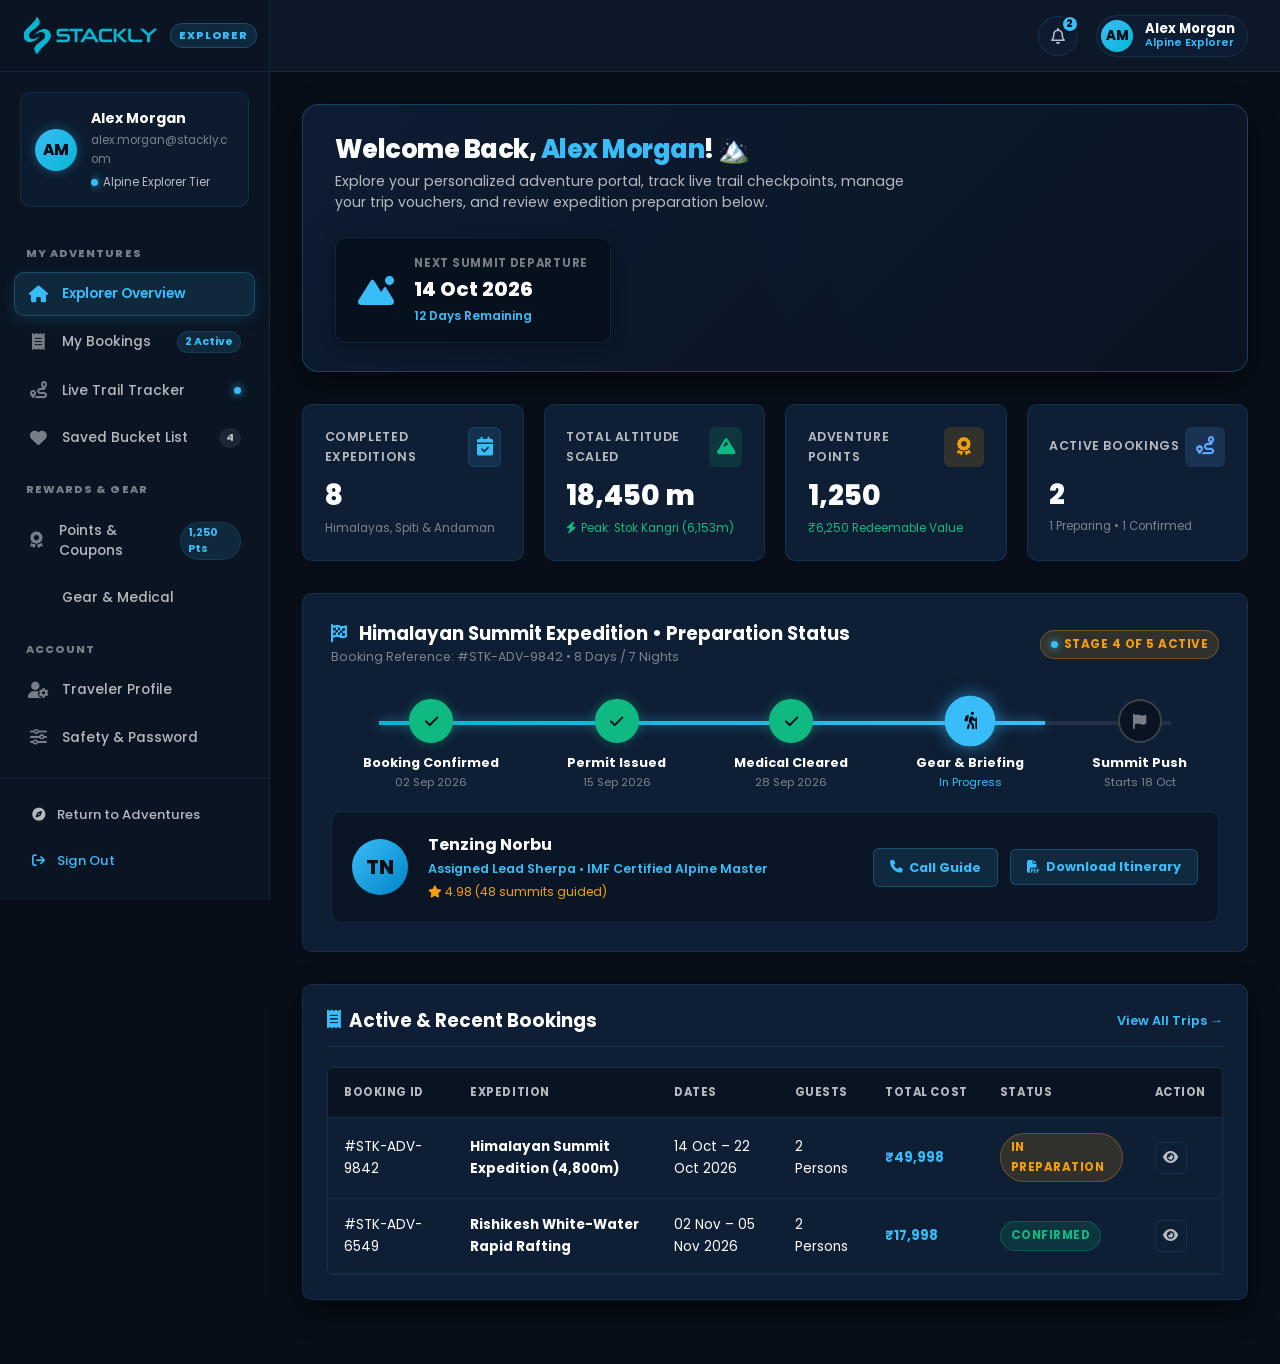
<file: ClientDashboard.html>
<!DOCTYPE html>
<html lang="en">
<head>
  <meta charset="UTF-8">
  <meta name="viewport" content="width=device-width, initial-scale=1.0">
  <title>Explorer Hub &amp; Adventure Dashboard | STACKLY Client</title>
  <meta name="description" content="Manage your STACKLY adventure bookings, track live mountain trail telemetry, view summit loyalty points, and update gear checklists.">
  <link rel="icon" href="assets/images/Brand-logo.webp" type="image/webp">

  <!-- Google Fonts: Poppins -->
  <link rel="preconnect" href="https://fonts.googleapis.com">
  <link rel="preconnect" href="https://fonts.gstatic.com" crossorigin>
  <link href="https://fonts.googleapis.com/css2?family=Poppins:wght@300;400;500;600;700;800;900&display=swap" rel="stylesheet">

  <!-- Font Awesome 6.5.1 Icons -->
  <link rel="stylesheet" href="https://cdnjs.cloudflare.com/ajax/libs/font-awesome/6.5.1/css/all.min.css">

  <!-- Core Stylesheets -->
  <link rel="stylesheet" href="css/style.css">
  <link rel="stylesheet" href="css/dashboard.css">
  <link rel="stylesheet" href="css/client-dashboard.css">
  <link rel="stylesheet" href="css/responsive.css">

  <script>
    if ('scrollRestoration' in history) {
      history.scrollRestoration = 'manual';
    }
    window.scrollTo(0, 0);
  </script>
</head>
<body class="user-dashboard-body">

  <!-- Mobile Sidebar Backdrop -->
  <div class="sidebar-backdrop" id="dashSidebarBackdrop"></div>

  <!-- ==========================================================================
       CLIENT SIDEBAR NAVIGATION
       ========================================================================== -->
  <aside class="dash-sidebar" id="dashSidebar">
    <!-- Header -->
    <div class="sidebar-header">
      <a href="index.html" class="sidebar-brand" aria-label="STACKLY Home">
        <img src="assets/images/Brand-logo.webp" alt="STACKLY" class="sidebar-brand-img">
        <span class="sidebar-badge-role">EXPLORER</span>
      </a>
      <button type="button" class="sidebar-close-btn" id="sidebarCloseBtn" aria-label="Close sidebar">
        <i class="fa-solid fa-xmark"></i>
      </button>
    </div>

    <!-- Active Traveler Workspace Badge -->
    <div class="sidebar-client-badge">
      <div class="client-avatar-mini sync-user-avatar">AM</div>
      <div class="client-meta">
        <span class="client-company-name sync-user-name">Alex Morgan</span>
        <span class="sync-user-email" style="font-size:0.72rem; color:var(--text-light); display:block; overflow:hidden; text-overflow:ellipsis; max-width:140px; margin-bottom:2px;">alex.morgan@stackly.com</span>
        <span class="client-plan-tier"><span class="pulse-cyan"></span> Alpine Explorer Tier</span>
      </div>
    </div>

    <!-- Navigation Items -->
    <nav class="sidebar-nav" aria-label="Explorer Navigation">
      <div class="sidebar-nav-heading">My Adventures</div>

      <!-- Tab 1: Overview -->
      <button type="button" class="sidebar-item active" data-tab="tab-overview">
        <i class="fa-solid fa-house"></i>
        <span>Explorer Overview</span>
      </button>

      <!-- Tab 2: My Bookings -->
      <button type="button" class="sidebar-item" data-tab="tab-bookings">
        <i class="fa-solid fa-receipt"></i>
        <span>My Bookings</span>
        <span class="sidebar-badge highlight">2 Active</span>
      </button>

      <!-- Tab 3: Live Trail Tracker -->
      <button type="button" class="sidebar-item" data-tab="tab-tracker">
        <i class="fa-solid fa-route"></i>
        <span>Live Trail Tracker</span>
        <span class="pulse-dot" style="margin-left:auto;"></span>
      </button>

      <!-- Tab 4: Saved Bucket List -->
      <button type="button" class="sidebar-item" data-tab="tab-wishlist">
        <i class="fa-solid fa-heart"></i>
        <span>Saved Bucket List</span>
        <span class="sidebar-badge">4</span>
      </button>

      <div class="sidebar-nav-heading">Rewards &amp; Gear</div>

      <!-- Tab 5: Summit Points -->
      <button type="button" class="sidebar-item" data-tab="tab-rewards">
        <i class="fa-solid fa-award"></i>
        <span>Points &amp; Coupons</span>
        <span class="sidebar-badge highlight">1,250 Pts</span>
      </button>

      <!-- Tab 6: Gear Checklist -->
      <button type="button" class="sidebar-item" data-tab="tab-gear">
        <i class="fa-solid fa-backpack"></i>
        <span>Gear &amp; Medical</span>
      </button>

      <div class="sidebar-nav-heading">Account</div>

      <!-- Tab 7: Profile -->
      <button type="button" class="sidebar-item" data-tab="tab-profile">
        <i class="fa-solid fa-user-gear"></i>
        <span>Traveler Profile</span>
      </button>

      <!-- Tab 8: Settings -->
      <button type="button" class="sidebar-item" data-tab="tab-settings">
        <i class="fa-solid fa-sliders"></i>
        <span>Safety &amp; Password</span>
      </button>
    </nav>

    <!-- Sidebar Footer -->
    <div class="sidebar-footer">
      <a href="index.html" class="sidebar-link-btn">
        <i class="fa-solid fa-compass"></i>
        <span>Return to Adventures</span>
      </a>
      <a href="Login.html" class="sidebar-link-btn" style="color:var(--dash-primary);">
        <i class="fa-solid fa-arrow-right-from-bracket"></i>
        <span>Sign Out</span>
      </a>
    </div>
  </aside>

  <!-- ==========================================================================
       MAIN CONTENT WRAPPER
       ========================================================================== -->
  <div class="dash-main-wrap">
    <!-- Topbar -->
    <header class="dash-topbar">
      <div class="topbar-left">
        <button type="button" class="dash-mobile-hamburger" id="hamburgerBtn" aria-label="Open mobile menu">
          <i class="fa-solid fa-bars"></i>
        </button>

        <a href="index.html" class="dash-mobile-logo" aria-label="STACKLY Home">
          <img src="assets/images/Brand-logo.webp" alt="STACKLY" class="dash-mobile-logo-img">
        </a>
      </div>

      <div class="topbar-right">
        <!-- Notification Bell Dropdown -->
        <div class="header-action-container">
          <button type="button" class="header-icon-btn" id="notifBellBtn" aria-label="Notifications">
            <i class="fa-regular fa-bell"></i>
            <span class="notif-badge-count">2</span>
          </button>

          <!-- Dropdown Panel -->
          <div class="dropdown-panel" id="notifDropdown">
            <div class="dropdown-header">
              <span class="dropdown-header-title">My Adventure Alerts</span>
              <span class="status-pill info" style="font-size:0.65rem;">2 New</span>
            </div>
            <div class="dropdown-body">
              <div class="dropdown-item">
                <div class="notif-indicator cyan"></div>
                <div class="notif-content">
                  <p class="notif-text">High-Altitude Permit Issued!</p>
                  <span class="notif-time">Roopkund National Park Permit #IMF-8422 verified &bull; 1h ago</span>
                </div>
              </div>
              <div class="dropdown-item">
                <div class="notif-indicator green"></div>
                <div class="notif-content">
                  <p class="notif-text">Assigned Guide Tenzing Norbu Connected</p>
                  <span class="notif-time">Gear checklist &amp; weather briefing updated &bull; 3h ago</span>
                </div>
              </div>
            </div>
            <div class="dropdown-footer">
              <a href="#tab-tracker" class="dropdown-footer-link" onclick="document.querySelector('[data-tab=tab-tracker]').click();">Track Live Trail &rarr;</a>
            </div>
          </div>
        </div>

        <!-- User Profile Dropdown Trigger -->
        <div class="header-menu-container">
          <div class="header-profile-btn" id="userProfileBtn">
            <div class="header-avatar sync-user-avatar">AM</div>
            <div class="profile-meta-top">
              <span class="profile-name-top sync-user-name">Alex Morgan</span>
              <span class="profile-role-top">Alpine Explorer</span>
            </div>
          </div>

          <!-- Profile Dropdown Panel -->
          <div class="header-dropdown-panel" id="userProfileDropdown">
            <div class="profile-dropdown-header">
              <div class="header-avatar-lg sync-user-avatar">AM</div>
              <div class="profile-meta-lg">
                <span class="profile-name-lg sync-user-name">Alex Morgan</span>
                <span class="profile-email-lg sync-user-email">alex.morgan@stackly.com</span>
                <span class="profile-role-tag">VIP EXPLORER</span>
              </div>
            </div>
            <div class="profile-dropdown-links">
              <a href="#tab-profile" class="profile-menu-link" onclick="document.querySelector('[data-tab=tab-profile]').click();">
                <i class="fa-solid fa-user" style="width:16px;"></i>
                <span>Traveler Profile</span>
              </a>
              <a href="#tab-rewards" class="profile-menu-link" onclick="document.querySelector('[data-tab=tab-rewards]').click();">
                <i class="fa-solid fa-award" style="width:16px;"></i>
                <span>Summit Points (1,250 Pts)</span>
              </a>
              <a href="index.html" class="profile-menu-link">
                <i class="fa-solid fa-compass" style="width:16px;"></i>
                <span>Public Tourism Site</span>
              </a>
              <a href="Login.html" class="profile-menu-link logout">
                <i class="fa-solid fa-arrow-right-from-bracket" style="width:16px;"></i>
                <span>Log Out</span>
              </a>
            </div>
          </div>
        </div>
      </div>
    </header>

    <!-- Main Content Area -->
    <main class="dash-content">

      <!-- ======================================================================
           TAB 1: EXPLORER OVERVIEW
           ====================================================================== -->
      <section class="tab-panel active" id="tab-overview">
        <!-- Hero Welcome Banner -->
        <div class="explorer-welcome-banner">
          <div class="welcome-lead">
            <h1 class="welcome-title">Welcome Back, <span class="sync-user-name">Alex Morgan</span>! 🏔️</h1>
            <p class="welcome-subtitle">Explore your personalized adventure portal, track live trail checkpoints, manage your trip vouchers, and review expedition preparation below.</p>
          </div>

          <div class="countdown-badge-card">
            <i class="fa-solid fa-mountain-sun countdown-icon"></i>
            <div class="countdown-meta">
              <span class="countdown-label">Next Summit Departure</span>
              <span class="countdown-value">14 Oct 2026</span>
              <span style="font-size:0.75rem; color:var(--dash-primary); font-weight:600;">12 Days Remaining</span>
            </div>
          </div>
        </div>

        <!-- 4 Explorer Stat Cards -->
        <div class="kpi-grid">
          <div class="kpi-card">
            <div class="kpi-card-top">
              <span class="kpi-label">Completed Expeditions</span>
              <div class="kpi-icon-wrap kpi-icon-cyan"><i class="fa-solid fa-calendar-check"></i></div>
            </div>
            <div class="kpi-val kpi-counter" data-target="8">8</div>
            <span class="kpi-sub">Himalayas, Spiti &amp; Andaman</span>
          </div>

          <div class="kpi-card">
            <div class="kpi-card-top">
              <span class="kpi-label">Total Altitude Scaled</span>
              <div class="kpi-icon-wrap kpi-icon-green"><i class="fa-solid fa-mountain"></i></div>
            </div>
            <div class="kpi-val kpi-counter" data-target="18450" data-suffix=" m">18,450 m</div>
            <span class="kpi-sub" style="color:#10b981;"><i class="fa-solid fa-bolt"></i> Peak: Stok Kangri (6,153m)</span>
          </div>

          <div class="kpi-card">
            <div class="kpi-card-top">
              <span class="kpi-label">Adventure Points</span>
              <div class="kpi-icon-wrap kpi-icon-amber"><i class="fa-solid fa-award"></i></div>
            </div>
            <div class="kpi-val kpi-counter" data-target="1250">1,250</div>
            <span class="kpi-sub" style="color:#10b981;">₹6,250 Redeemable Value</span>
          </div>

          <div class="kpi-card">
            <div class="kpi-card-top">
              <span class="kpi-label">Active Bookings</span>
              <div class="kpi-icon-wrap kpi-icon-blue"><i class="fa-solid fa-route"></i></div>
            </div>
            <div class="kpi-val">2</div>
            <span class="kpi-sub">1 Preparing &bull; 1 Confirmed</span>
          </div>
        </div>

        <!-- 5-Step Journey Progress Tracker -->
        <div class="journey-tracker-card">
          <div class="tracker-header">
            <div>
              <h3 class="tracker-title"><i class="fa-solid fa-flag-checkered" style="color:var(--dash-primary); margin-right:8px;"></i> Himalayan Summit Expedition &bull; Preparation Status</h3>
              <span style="font-size:0.78rem; color:var(--text-light); margin-top:2px; display:block;">Booking Reference: #STK-ADV-9842 &bull; 8 Days / 7 Nights</span>
            </div>
            <span class="status-pill warning"><span class="pulse-dot"></span> Stage 4 of 5 Active</span>
          </div>

          <div class="tracker-timeline">
            <div class="tracker-line-bg"></div>
            <div class="tracker-line-fill" id="trackerFill"></div>

            <!-- Step 1 -->
            <div class="tracker-step completed" onclick="showToast('Milestone 1', 'Booking confirmed and expedition slot reserved.');">
              <div class="step-node"><i class="fa-solid fa-check"></i></div>
              <span class="step-label">Booking Confirmed</span>
              <span class="step-sub">02 Sep 2026</span>
            </div>

            <!-- Step 2 -->
            <div class="tracker-step completed" onclick="showToast('Milestone 2', 'IMF High-Altitude Pass successfully approved.');">
              <div class="step-node"><i class="fa-solid fa-check"></i></div>
              <span class="step-label">Permit Issued</span>
              <span class="step-sub">15 Sep 2026</span>
            </div>

            <!-- Step 3 -->
            <div class="tracker-step completed" onclick="showToast('Milestone 3', 'Medical and high-altitude fitness cleared.');">
              <div class="step-node"><i class="fa-solid fa-check"></i></div>
              <span class="step-label">Medical Cleared</span>
              <span class="step-sub">28 Sep 2026</span>
            </div>

            <!-- Step 4 -->
            <div class="tracker-step active" onclick="showToast('Milestone 4', 'Basecamp briefing and gear inspection in progress.');">
              <div class="step-node"><i class="fa-solid fa-person-hiking"></i></div>
              <span class="step-label">Gear &amp; Briefing</span>
              <span class="step-sub" style="color:var(--dash-primary);">In Progress</span>
            </div>

            <!-- Step 5 -->
            <div class="tracker-step" onclick="showToast('Milestone 5', 'Summit push commences on 18 Oct 2026.');">
              <div class="step-node"><i class="fa-solid fa-flag"></i></div>
              <span class="step-label">Summit Push</span>
              <span class="step-sub">Starts 18 Oct</span>
            </div>
          </div>

          <!-- Assigned Mountain Guide Card -->
          <div class="assigned-guide-card">
            <div class="assigned-guide-avatar">TN</div>
            <div class="assigned-guide-meta">
              <span class="assigned-guide-name">Tenzing Norbu</span>
              <span class="assigned-guide-title">Assigned Lead Sherpa &bull; IMF Certified Alpine Master</span>
              <span class="assigned-guide-rating"><i class="fa-solid fa-star"></i> 4.98 (48 summits guided)</span>
            </div>
            <div class="assigned-guide-actions">
              <a href="tel:+919845012345" class="btn-guide-contact"><i class="fa-solid fa-phone"></i> Call Guide</a>
              <button type="button" class="btn-guide-contact" onclick="showToast('Download Itinerary', 'Downloading official PDF itinerary voucher.');">
                <i class="fa-solid fa-file-pdf"></i> Download Itinerary
              </button>
            </div>
          </div>
        </div>

        <!-- Recent Expeditions Preview -->
        <div class="dash-card">
          <div class="dash-card-header">
            <h3 class="dash-card-title"><i class="fa-solid fa-receipt"></i> Active &amp; Recent Bookings</h3>
            <a href="#tab-bookings" style="font-size:0.8rem; color:var(--dash-primary); text-decoration:none; font-weight:600;" onclick="document.querySelector('[data-tab=tab-bookings]').click();">View All Trips &rarr;</a>
          </div>

          <div class="dash-table-wrap">
            <table class="dash-table">
              <thead>
                <tr>
                  <th>Booking ID</th>
                  <th>Expedition</th>
                  <th>Dates</th>
                  <th>Guests</th>
                  <th>Total Cost</th>
                  <th>Status</th>
                  <th>Action</th>
                </tr>
              </thead>
              <tbody>
                <tr>
                  <td><span class="ticket-id">#STK-ADV-9842</span></td>
                  <td><strong>Himalayan Summit Expedition (4,800m)</strong></td>
                  <td>14 Oct &ndash; 22 Oct 2026</td>
                  <td>2 Persons</td>
                  <td><strong style="color:var(--dash-primary);">₹49,998</strong></td>
                  <td><span class="status-pill warning">In Preparation</span></td>
                  <td>
                    <button class="table-action-btn" title="View Details" onclick="showToast('Voucher #9842', 'Opening itinerary details for Himalayan Summit.');"><i class="fa-solid fa-eye"></i></button>
                  </td>
                </tr>
                <tr>
                  <td><span class="ticket-id">#STK-ADV-6549</span></td>
                  <td><strong>Rishikesh White-Water Rapid Rafting</strong></td>
                  <td>02 Nov &ndash; 05 Nov 2026</td>
                  <td>2 Persons</td>
                  <td><strong style="color:var(--dash-primary);">₹17,998</strong></td>
                  <td><span class="status-pill success">Confirmed</span></td>
                  <td>
                    <button class="table-action-btn" title="View Details" onclick="showToast('Voucher #6549', 'Opening itinerary details for Rishikesh Rapids.');"><i class="fa-solid fa-eye"></i></button>
                  </td>
                </tr>
              </tbody>
            </table>
          </div>
        </div>
      </section>

      <!-- ======================================================================
           TAB 2: MY BOOKINGS & ITINERARIES
           ====================================================================== -->
      <section class="tab-panel" id="tab-bookings">
        <div class="dash-page-header">
          <div>
            <h1 class="dash-page-title">My Adventure Bookings &amp; Itineraries 🎫</h1>
            <p class="dash-page-subtitle">Access your confirmed expedition tickets, printable vouchers, and detailed travel itineraries.</p>
          </div>
          <a href="Services.html" class="dash-btn-action">
            <i class="fa-solid fa-compass"></i> Explore More Trips
          </a>
        </div>

        <div class="dash-card">
          <div class="dash-table-wrap">
            <table class="dash-table">
              <thead>
                <tr>
                  <th>Booking ID</th>
                  <th>Expedition Package</th>
                  <th>Departure Date</th>
                  <th>Duration</th>
                  <th>Guests</th>
                  <th>Amount</th>
                  <th>Status</th>
                  <th>Actions</th>
                </tr>
              </thead>
              <tbody>
                <tr>
                  <td><span class="ticket-id">#STK-ADV-9842</span></td>
                  <td>
                    <div style="font-weight:700;">Himalayan Summit Expedition</div>
                    <span style="font-size:0.72rem; color:var(--text-light);">Roopkund Pass &bull; High Altitude</span>
                  </td>
                  <td>14 Oct 2026</td>
                  <td>8 Days / 7 Nights</td>
                  <td>2 Persons</td>
                  <td><strong style="color:var(--dash-primary);">₹49,998</strong></td>
                  <td><span class="status-pill warning">In Preparation</span></td>
                  <td>
                    <button class="table-action-btn" title="Download Voucher" onclick="showToast('Voucher Download', 'Official expedition voucher downloaded.');"><i class="fa-solid fa-download"></i></button>
                    <button class="table-action-btn" title="Emergency Contact" onclick="showToast('Guide Support', 'Connected to lead guide Tenzing Norbu.');"><i class="fa-solid fa-phone"></i></button>
                  </td>
                </tr>
                <tr>
                  <td><span class="ticket-id">#STK-ADV-6549</span></td>
                  <td>
                    <div style="font-weight:700;">Rishikesh White-Water Rapid Rafting</div>
                    <span style="font-size:0.72rem; color:var(--text-light);">Ganges River &bull; Grade IV</span>
                  </td>
                  <td>02 Nov 2026</td>
                  <td>3 Days / 2 Nights</td>
                  <td>2 Persons</td>
                  <td><strong style="color:var(--dash-primary);">₹17,998</strong></td>
                  <td><span class="status-pill success">Confirmed</span></td>
                  <td>
                    <button class="table-action-btn" title="Download Voucher" onclick="showToast('Voucher Download', 'Official expedition voucher downloaded.');"><i class="fa-solid fa-download"></i></button>
                    <button class="table-action-btn" title="Emergency Contact" onclick="showToast('Guide Support', 'Connected to river guide Vikram Singh.');"><i class="fa-solid fa-phone"></i></button>
                  </td>
                </tr>
                <tr>
                  <td><span class="ticket-id">#STK-ADV-3211</span></td>
                  <td>
                    <div style="font-weight:700;">Bir Billing Cross-Country Paragliding</div>
                    <span style="font-size:0.72rem; color:var(--text-light);">Tandem Flight &bull; 2,400m</span>
                  </td>
                  <td>12 May 2026</td>
                  <td>2 Days / 1 Night</td>
                  <td>1 Person</td>
                  <td><strong style="color:var(--dash-primary);">₹6,499</strong></td>
                  <td><span class="status-pill success">Completed</span></td>
                  <td>
                    <button class="table-action-btn" title="View Certificate" onclick="showToast('Summit Certificate', 'Showing completed flight certificate.');"><i class="fa-solid fa-certificate"></i></button>
                  </td>
                </tr>
              </tbody>
            </table>
          </div>
        </div>
      </section>

      <!-- ======================================================================
           TAB 3: LIVE TRAIL & SUMMIT TRACKER
           ====================================================================== -->
      <section class="tab-panel" id="tab-tracker">
        <div class="dash-page-header">
          <div>
            <h1 class="dash-page-title">Live Trail &amp; Summit Telemetry 🛰️</h1>
            <p class="dash-page-subtitle">Track your upcoming trail day-by-day, check elevation profiles, and view real-time mountain weather.</p>
          </div>
          <span class="status-pill success"><span class="pulse-cyan"></span> Telemetry Connected</span>
        </div>

        <div class="dash-card">
          <div class="dash-card-header">
            <h3 class="dash-card-title"><i class="fa-solid fa-route"></i> Himalayan Roopkund Trail Checkpoints (4,800m)</h3>
            <span style="font-size:0.8rem; color:var(--dash-primary); font-weight:700;">Total Trek: 53 km</span>
          </div>

          <div class="trail-checkpoints-list">
            <!-- Day 1 -->
            <div class="trail-checkpoint-item">
              <span class="checkpoint-day">Day 01</span>
              <div class="checkpoint-meta">
                <span class="checkpoint-name">Lohajung Basecamp &bull; Expedition Assembly</span>
                <span class="checkpoint-desc">Arrival, gear inspection, and acclimatization briefing with Sherpa Tenzing.</span>
              </div>
              <span class="checkpoint-altitude">2,300 m</span>
            </div>

            <!-- Day 2 -->
            <div class="trail-checkpoint-item">
              <span class="checkpoint-day">Day 02</span>
              <div class="checkpoint-meta">
                <span class="checkpoint-name">Didna Village Trail &bull; Forest Ascent</span>
                <span class="checkpoint-desc">Trek through dense oak and rhododendron forests crossing the Neel Ganga river.</span>
              </div>
              <span class="checkpoint-altitude">2,500 m</span>
            </div>

            <!-- Day 3 -->
            <div class="trail-checkpoint-item">
              <span class="checkpoint-day">Day 03</span>
              <div class="checkpoint-meta">
                <span class="checkpoint-name">Ali Bugyal &bull; High Alpine Meadows</span>
                <span class="checkpoint-desc">Spectacular 360° views of Mt. Trishul (7,120m) and Nanda Ghunti (6,309m).</span>
              </div>
              <span class="checkpoint-altitude">3,300 m</span>
            </div>

            <!-- Day 4 -->
            <div class="trail-checkpoint-item">
              <span class="checkpoint-day">Day 04</span>
              <div class="checkpoint-meta">
                <span class="checkpoint-name">Ghora Lotani High Ridge Camp</span>
                <span class="checkpoint-desc">High wind cold camp with acclimatization walk and pulse-oximetry check.</span>
              </div>
              <span class="checkpoint-altitude">3,800 m</span>
            </div>

            <!-- Day 5 -->
            <div class="trail-checkpoint-item">
              <span class="checkpoint-day">Day 05</span>
              <div class="checkpoint-meta">
                <span class="checkpoint-name">Bhagwabasa High Base &bull; Snow Line</span>
                <span class="checkpoint-desc">Crampon training and midnight preparation for the Roopkund summit push.</span>
              </div>
              <span class="checkpoint-altitude">4,300 m</span>
            </div>

            <!-- Day 6 -->
            <div class="trail-checkpoint-item" style="border-color:var(--border-medium); background:rgba(56,189,248,0.06);">
              <span class="checkpoint-day" style="background:var(--dash-primary); color:#070e17;">Day 06</span>
              <div class="checkpoint-meta">
                <span class="checkpoint-name" style="color:var(--dash-primary);">Summit Push to Roopkund Lake &amp; Junargali Pass</span>
                <span class="checkpoint-desc">Early 4 AM summit ascent across the snow ridge to reach the glacial lake.</span>
              </div>
              <span class="checkpoint-altitude" style="font-size:1rem; color:var(--white);">4,800 m</span>
            </div>
          </div>
        </div>
      </section>

      <!-- ======================================================================
           TAB 4: SAVED BUCKET LIST
           ====================================================================== -->
      <section class="tab-panel" id="tab-wishlist">
        <div class="dash-page-header">
          <div>
            <h1 class="dash-page-title">Saved Mountain &amp; Ocean Bucket List ❤️</h1>
            <p class="dash-page-subtitle">Destinations and expeditions you have saved for your future wanderlust adventures.</p>
          </div>
          <span class="status-pill info">4 Saved Adventures</span>
        </div>

        <div class="bucket-list-grid">
          <!-- Card 1 -->
          <div class="bucket-card">
            <div class="bucket-img-wrap">
              <img src="assets/images/ladakh.webp" alt="Ladakh" class="bucket-img">
            </div>
            <div class="bucket-body">
              <h4 class="bucket-title">Zanskar Frozen River Chadar Trek</h4>
              <span style="font-size:0.75rem; color:var(--text-light); margin-bottom:8px;"><i class="fa-solid fa-location-dot" style="color:var(--dash-primary);"></i> Ladakh, India</span>
              <p style="font-size:0.78rem; color:var(--text-muted); line-height:1.4;">Trek across the frozen ice sheets of Zanskar Gorge in sub-zero winter temperatures.</p>
              <div class="bucket-meta-row">
                <span style="font-size:1.1rem; font-weight:800; color:var(--dash-primary);">₹38,000</span>
                <a href="Services.html" class="dash-btn-action" style="padding:0.4rem 0.8rem; font-size:0.75rem;">Book Now</a>
              </div>
            </div>
          </div>

          <!-- Card 2 -->
          <div class="bucket-card">
            <div class="bucket-img-wrap">
              <img src="assets/images/scuba-diving.webp" alt="Scuba" class="bucket-img">
            </div>
            <div class="bucket-body">
              <h4 class="bucket-title">Havelock Coral Reef Night Dive</h4>
              <span style="font-size:0.75rem; color:var(--text-light); margin-bottom:8px;"><i class="fa-solid fa-location-dot" style="color:var(--dash-primary);"></i> Andaman Islands, India</span>
              <p style="font-size:0.78rem; color:var(--text-muted); line-height:1.4;">Explore bioluminescent corals and nocturnal marine life under moonlight.</p>
              <div class="bucket-meta-row">
                <span style="font-size:1.1rem; font-weight:800; color:var(--dash-primary);">₹22,500</span>
                <a href="Services.html" class="dash-btn-action" style="padding:0.4rem 0.8rem; font-size:0.75rem;">Book Now</a>
              </div>
            </div>
          </div>

          <!-- Card 3 -->
          <div class="bucket-card">
            <div class="bucket-img-wrap">
              <img src="assets/images/meghalaya.webp" alt="Meghalaya" class="bucket-img">
            </div>
            <div class="bucket-body">
              <h4 class="bucket-title">Wei Sawdong 3-Tier Waterfall Canyon</h4>
              <span style="font-size:0.75rem; color:var(--text-light); margin-bottom:8px;"><i class="fa-solid fa-location-dot" style="color:var(--dash-primary);"></i> Meghalaya, India</span>
              <p style="font-size:0.78rem; color:var(--text-muted); line-height:1.4;">Hike through limestone canyons and swim in three-tiered emerald natural pools.</p>
              <div class="bucket-meta-row">
                <span style="font-size:1.1rem; font-weight:800; color:var(--dash-primary);">₹14,900</span>
                <a href="Services.html" class="dash-btn-action" style="padding:0.4rem 0.8rem; font-size:0.75rem;">Book Now</a>
              </div>
            </div>
          </div>

          <!-- Card 4 -->
          <div class="bucket-card">
            <div class="bucket-img-wrap">
              <img src="assets/images/paragliding.webp" alt="Paragliding" class="bucket-img">
            </div>
            <div class="bucket-body">
              <h4 class="bucket-title">Bir Billing Thermal Paragliding</h4>
              <span style="font-size:0.75rem; color:var(--text-light); margin-bottom:8px;"><i class="fa-solid fa-location-dot" style="color:var(--dash-primary);"></i> Himachal Pradesh, India</span>
              <p style="font-size:0.78rem; color:var(--text-muted); line-height:1.4;">Cross-country thermal glider flight over pine valleys and snow-clad Dhauladhar peaks.</p>
              <div class="bucket-meta-row">
                <span style="font-size:1.1rem; font-weight:800; color:var(--dash-primary);">₹6,499</span>
                <a href="Services.html" class="dash-btn-action" style="padding:0.4rem 0.8rem; font-size:0.75rem;">Book Now</a>
              </div>
            </div>
          </div>
        </div>
      </section>

      <!-- ======================================================================
           TAB 5: SUMMIT POINTS & PROMO COUPONS
           ====================================================================== -->
      <section class="tab-panel" id="tab-rewards">
        <div class="dash-page-header">
          <div>
            <h1 class="dash-page-title">Summit Points &amp; Adventure Rewards 🏆</h1>
            <p class="dash-page-subtitle">Earn reward points for every kilometer trekked and redeem them for exclusive discounts.</p>
          </div>
          <button type="button" class="dash-btn-action" onclick="showToast('Redeem Points', 'Points applied to your checkout cart.');">
            <i class="fa-solid fa-tags"></i> Redeem Points
          </button>
        </div>

        <div class="loyalty-banner">
          <div>
            <span style="font-size:0.78rem; font-weight:700; text-transform:uppercase; letter-spacing:0.06em; color:var(--text-light);">Current Loyalty Balance</span>
            <div class="loyalty-points-val">1,250 <span style="font-size:1.2rem; color:var(--white);">Pts</span></div>
            <span style="font-size:0.85rem; color:#10b981; font-weight:600; margin-top:4px; display:block;"><i class="fa-solid fa-circle-check"></i> ₹6,250 Instant Discount Value</span>
          </div>

          <div style="min-width:240px;">
            <div style="display:flex; justify-content:space-between; font-size:0.78rem; margin-bottom:6px;">
              <span style="color:var(--white); font-weight:600;">Alpine Explorer</span>
              <span style="color:var(--dash-primary); font-weight:700;">250 pts to Mountaineer Legend</span>
            </div>
            <div style="width:100%; height:8px; background:rgba(255,255,255,0.1); border-radius:999px; overflow:hidden;">
              <div style="width:83%; height:100%; background:linear-gradient(90deg, var(--dash-accent), var(--dash-primary));"></div>
            </div>
          </div>
        </div>

        <div class="dash-card">
          <div class="dash-card-header">
            <h3 class="dash-card-title"><i class="fa-solid fa-ticket"></i> Active Discount Vouchers</h3>
          </div>

          <div class="coupons-grid">
            <div class="coupon-card">
              <span class="coupon-code-badge">SUMMIT20</span>
              <div style="font-weight:700; color:var(--white);">20% Off High-Altitude Treks</div>
              <p class="coupon-desc">Applies to all Himalayan expeditions above 4,000m.</p>
              <div class="coupon-stats">
                <span>Status: Ready to Use</span>
                <button type="button" class="btn-guide-contact" style="padding:2px 8px; font-size:0.72rem;" onclick="navigator.clipboard.writeText('SUMMIT20'); showToast('Code Copied', 'SUMMIT20 copied to clipboard.');">Copy Code</button>
              </div>
            </div>

            <div class="coupon-card">
              <span class="coupon-code-badge">TREKFIRST15</span>
              <div style="font-weight:700; color:var(--white);">15% First-Timer Special</div>
              <p class="coupon-desc">Valid across all tour packages and weekend getaways.</p>
              <div class="coupon-stats">
                <span>Status: Ready to Use</span>
                <button type="button" class="btn-guide-contact" style="padding:2px 8px; font-size:0.72rem;" onclick="navigator.clipboard.writeText('TREKFIRST15'); showToast('Code Copied', 'TREKFIRST15 copied to clipboard.');">Copy Code</button>
              </div>
            </div>
          </div>
        </div>
      </section>

      <!-- ======================================================================
           TAB 6: GEAR CHECKLIST & MEDICAL CLEARANCE
           ====================================================================== -->
      <section class="tab-panel" id="tab-gear">
        <div class="dash-page-header">
          <div>
            <h1 class="dash-page-title">Expedition Gear Checklist &amp; Medical Clearance 🎒</h1>
            <p class="dash-page-subtitle">Track your high-altitude essentials and keep your emergency medical data up to date.</p>
          </div>
          <button type="button" class="dash-btn-action" onclick="showToast('Checklist Saved', 'Gear preparation progress updated.');">
            <i class="fa-solid fa-floppy-disk"></i> Save Checklist
          </button>
        </div>

        <div class="dash-card">
          <div class="dash-card-header">
            <div>
              <h3 class="dash-card-title"><i class="fa-solid fa-list-check"></i> High-Altitude Trekking Gear Checklist</h3>
              <span style="font-size:0.78rem; color:var(--text-light); margin-top:2px; display:block;">Check off items as you pack them into your 60L rucksack.</span>
            </div>
            <span class="status-pill success" id="gearPackCount">4 of 5 Packed (80%)</span>
          </div>

          <div class="gear-progress-bar-wrap">
            <div class="gear-progress-fill" id="gearProgressFill" style="width:80%;"></div>
          </div>

          <div class="gear-checklist" id="gearChecklist">
            <label class="gear-item">
              <input type="checkbox" class="gear-checkbox" checked>
              <span class="gear-text">Waterproof ankle-support trekking boots with Vibram grip</span>
              <span class="gear-cat">Footwear</span>
            </label>

            <label class="gear-item">
              <input type="checkbox" class="gear-checkbox" checked>
              <span class="gear-text">Thermal base layer tops &amp; bottoms (-10°C rated merino wool)</span>
              <span class="gear-cat">Clothing</span>
            </label>

            <label class="gear-item">
              <input type="checkbox" class="gear-checkbox" checked>
              <span class="gear-text">700+ fill power down jacket with windproof hood</span>
              <span class="gear-cat">Outerwear</span>
            </label>

            <label class="gear-item">
              <input type="checkbox" class="gear-checkbox" checked>
              <span class="gear-text">UV Category 4 glacier polarized sunglasses (anti-snowblind)</span>
              <span class="gear-cat">Eye Protection</span>
            </label>

            <label class="gear-item">
              <input type="checkbox" class="gear-checkbox">
              <span class="gear-text">Altitude sickness acclimatization kit (Diamox, ORS, oximeter)</span>
              <span class="gear-cat">Medical</span>
            </label>
          </div>
        </div>

        <div class="dash-card">
          <h3 class="dash-card-title" style="margin-bottom:1rem;"><i class="fa-solid fa-heart-pulse"></i> Medical Clearance &amp; Insurance Info</h3>
          <div class="form-grid">
            <div class="form-group">
              <label class="form-label">Blood Group</label>
              <input type="text" class="form-input" value="O Positive (O+)" readonly>
            </div>
            <div class="form-group">
              <label class="form-label">Wilderness Evacuation Insurance Policy #</label>
              <input type="text" class="form-input" value="POL-ADV-849204-HIMALAYAS" readonly>
            </div>
            <div class="form-group">
              <label class="form-label">Known Allergies / Medical Notes</label>
              <input type="text" class="form-input" value="None reported &bull; Acclimatization cleared up to 5,000m" readonly>
            </div>
            <div class="form-group">
              <label class="form-label">Emergency Heli-Evac Provider</label>
              <input type="text" class="form-input" value="Himalayan Air Rescue (+91 11 2467 8900)" readonly>
            </div>
          </div>
        </div>
      </section>

      <!-- ======================================================================
           TAB 7: TRAVELER PROFILE & IDENTITY
           ====================================================================== -->
      <section class="tab-panel" id="tab-profile">
        <div class="dash-page-header">
          <div>
            <h1 class="dash-page-title">Traveler Identity &amp; Profile 👤</h1>
            <p class="dash-page-subtitle">Update your personal details, government ID verification, and emergency contacts.</p>
          </div>
        </div>

        <div class="dash-card">
          <form id="travelerProfileForm">
            <div class="form-grid">
              <div class="form-group">
                <label class="form-label" for="profileFullName">Full Legal Name</label>
                <input type="text" id="profileFullName" class="form-input" value="Alex Morgan" required>
              </div>

              <div class="form-group">
                <label class="form-label" for="profileEmail">Email Address</label>
                <input type="email" id="profileEmail" class="form-input" value="alex.morgan@stackly.com" required>
              </div>

              <div class="form-group">
                <label class="form-label" for="profilePhone">Phone Number</label>
                <input type="tel" id="profilePhone" class="form-input" value="+91 98450 12345" required>
              </div>

              <div class="form-group">
                <label class="form-label" for="profileNationality">Nationality</label>
                <input type="text" id="profileNationality" class="form-input" value="Indian" required>
              </div>

              <div class="form-group">
                <label class="form-label" for="profileIdNumber">Passport / Aadhaar Number</label>
                <input type="text" id="profileIdNumber" class="form-input" value="Z8492048" required>
              </div>

              <div class="form-group">
                <label class="form-label" for="profileDob">Date of Birth</label>
                <input type="date" id="profileDob" class="form-input" value="1995-08-14">
              </div>

              <div class="form-group full">
                <label class="form-label" for="profileEmergency">Primary Emergency Contact (Name &amp; Phone)</label>
                <input type="text" id="profileEmergency" class="form-input" value="Sarah Morgan (Spouse) &bull; +91 98450 99999" required>
              </div>
            </div>

            <div style="margin-top:1.5rem; display:flex; justify-content:flex-end;">
              <button type="submit" class="dash-btn-action"><i class="fa-solid fa-floppy-disk"></i> Save Profile Details</button>
            </div>
          </form>
        </div>
      </section>

      <!-- ======================================================================
           TAB 8: SAFETY PREFERENCES & PASSWORD
           ====================================================================== -->
      <section class="tab-panel" id="tab-settings">
        <div class="dash-page-header">
          <div>
            <h1 class="dash-page-title">Safety Preferences &amp; Account Security 🔐</h1>
            <p class="dash-page-subtitle">Configure satellite SMS notifications, change password, and customize expedition alerts.</p>
          </div>
          <button type="button" class="dash-btn-action" onclick="showToast('Security Saved', 'Account safety preferences saved.');">
            <i class="fa-solid fa-shield-halved"></i> Save Preferences
          </button>
        </div>

        <div class="settings-section-card">
          <h3 class="dash-card-title" style="margin-bottom:1rem;"><i class="fa-solid fa-bell"></i> Notification &amp; Weather Alerts</h3>

          <div class="settings-row">
            <div>
              <div class="settings-label-title">SMS &amp; Satellite Trail Weather Alerts</div>
              <div class="settings-label-sub">Receive automated SMS updates if high winds or sudden snowfall affect your summit route.</div>
            </div>
            <label class="switch">
              <input type="checkbox" checked>
              <span class="slider"></span>
            </label>
          </div>

          <div class="settings-row">
            <div>
              <div class="settings-label-title">Email Itinerary Updates &amp; Gear Checklists</div>
              <div class="settings-label-sub">Get downloadable packing reminders 7 days and 48 hours prior to your expedition departure.</div>
            </div>
            <label class="switch">
              <input type="checkbox" checked>
              <span class="slider"></span>
            </label>
          </div>
        </div>

        <div class="settings-section-card">
          <h3 class="dash-card-title" style="margin-bottom:1rem;"><i class="fa-solid fa-key"></i> Change Security Password</h3>
          <form onsubmit="event.preventDefault(); showToast('Password Updated', 'Your account password has been updated.');">
            <div class="form-grid">
              <div class="form-group full">
                <label class="form-label">Current Password</label>
                <input type="password" class="form-input" placeholder="Enter current password" required>
              </div>
              <div class="form-group">
                <label class="form-label">New Password</label>
                <input type="password" class="form-input" placeholder="Enter new password" required>
              </div>
              <div class="form-group">
                <label class="form-label">Confirm New Password</label>
                <input type="password" class="form-input" placeholder="Repeat new password" required>
              </div>
            </div>
            <div style="margin-top:1rem; display:flex; justify-content:flex-end;">
              <button type="submit" class="dash-btn-action"><i class="fa-solid fa-lock"></i> Update Password</button>
            </div>
          </form>
        </div>
      </section>

    </main>
  </div>

  <!-- Toast Container -->
  <div class="dash-toast" id="dashToast">
    <i class="fa-solid fa-circle-check toast-icon" id="toastIcon"></i>
    <div class="toast-body">
      <span class="toast-title" id="toastTitle">Success</span>
      <span class="toast-desc" id="toastDesc">Operation completed successfully.</span>
    </div>
  </div>

  <!-- Core Scripts -->
  <script src="https://cdnjs.cloudflare.com/ajax/libs/gsap/3.12.5/gsap.min.js"></script>
  <script src="js/main.js"></script>
  <script src="js/client-dashboard.js"></script>
</body>
</html>
</file>
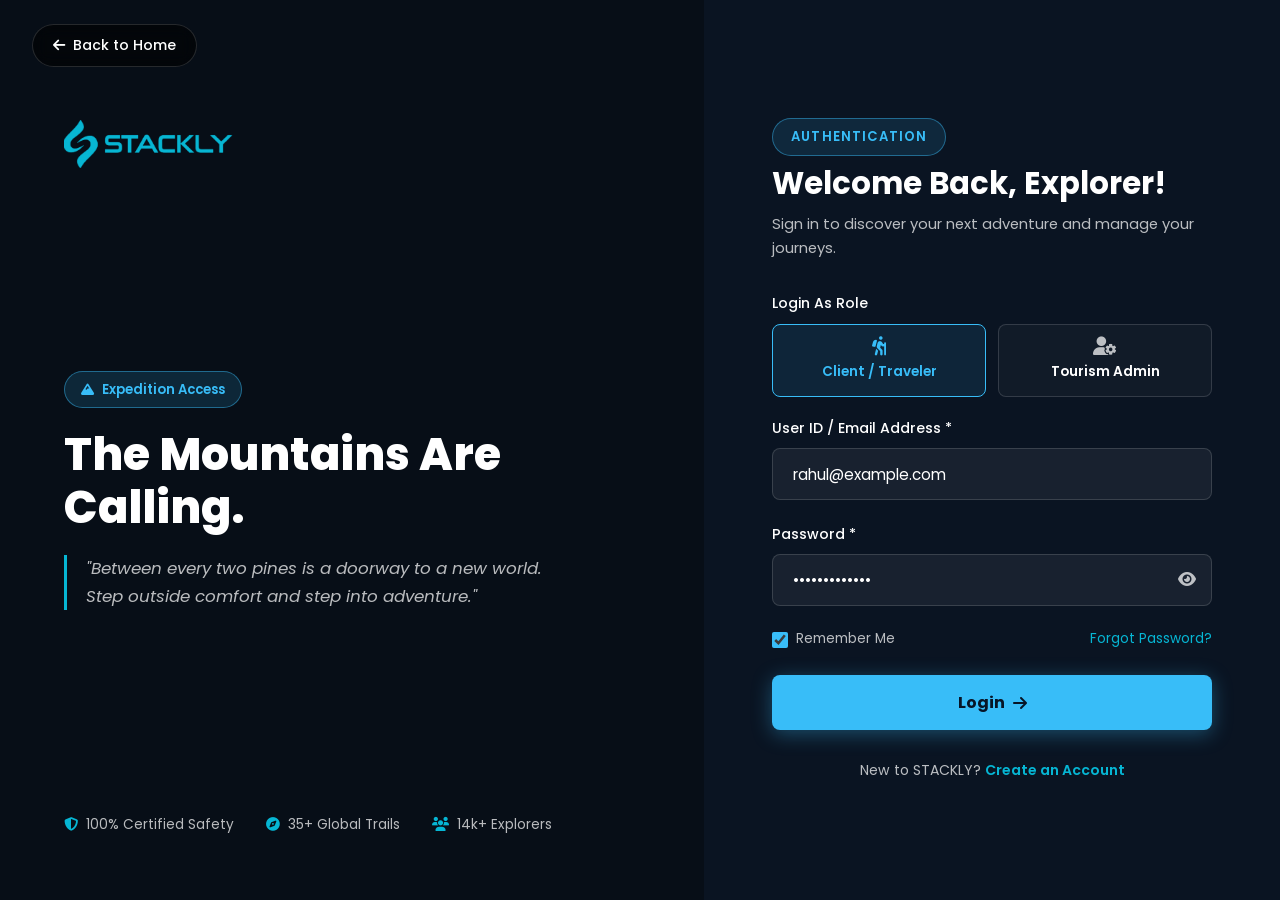
<file: Login.html>
<!DOCTYPE html>
<html lang="en">
<head>
  <meta charset="UTF-8">
  <meta name="viewport" content="width=device-width, initial-scale=1.0">
  <title>Login — STACKLY Adventure Tourism</title>
  
  <link rel="icon" type="image/webp" href="assets/images/Brand-logo.webp">
  <link rel="preconnect" href="https://fonts.googleapis.com">
  <link rel="preconnect" href="https://fonts.gstatic.com" crossorigin>
  <link href="https://fonts.googleapis.com/css2?family=Poppins:wght@300;400;500;600;700;800;900&display=swap" rel="stylesheet">
  <link rel="stylesheet" href="https://cdnjs.cloudflare.com/ajax/libs/font-awesome/6.5.1/css/all.min.css">

  <link rel="stylesheet" href="css/style.css">
  <link rel="stylesheet" href="css/auth.css">
  <link rel="stylesheet" href="css/responsive.css">
</head>
<body class="auth-page">

  <!-- Back to Home Button -->
  <a href="index.html" class="auth-back-link">
    <i class="fa-solid fa-arrow-left"></i> Back to Home
  </a>

  <div class="auth-split-container">
    <!-- Left Hero Banner Side -->
    <div class="auth-visual-side" style="background-image: url('assets/images/auth-bg.webp');">
      <div class="auth-visual-top">
        <a href="index.html" class="auth-logo-wrap">
          <img src="assets/images/Brand-logo.webp" alt="STACKLY Logo">
        </a>
      </div>

      <div class="auth-visual-center">
        <div class="auth-visual-badge">
          <i class="fa-solid fa-mountain"></i> Expedition Access
        </div>
        <h1 class="auth-visual-title">The Mountains Are Calling.</h1>
        <p class="auth-visual-quote">
          "Between every two pines is a doorway to a new world. Step outside comfort and step into adventure."
        </p>
      </div>

      <div class="auth-visual-bottom">
        <span><i class="fa-solid fa-shield-halved"></i> 100% Certified Safety</span>
        <span><i class="fa-solid fa-compass"></i> 35+ Global Trails</span>
        <span><i class="fa-solid fa-users"></i> 14k+ Explorers</span>
      </div>
    </div>

    <!-- Right Login Form Side -->
    <div class="auth-form-side">
      <div class="auth-card">
        <div class="auth-header">
          <span class="section-badge badge-primary" style="margin-bottom:0.6rem;">Authentication</span>
          <h2>Welcome Back, Explorer!</h2>
          <p>Sign in to discover your next adventure and manage your journeys.</p>
        </div>

        <form id="loginForm" novalidate>
          <!-- Role Selector Radio Cards -->
          <label class="form-label">Login As Role</label>
          <div class="role-select-cards">
            <label class="role-radio-label selected">
              <input type="radio" name="authRole" value="Client" checked>
              <i class="fa-solid fa-person-hiking"></i>
              <span>Client / Traveler</span>
            </label>
            <label class="role-radio-label">
              <input type="radio" name="authRole" value="Admin">
              <i class="fa-solid fa-user-gear"></i>
              <span>Tourism Admin</span>
            </label>
          </div>

          <!-- User ID / Email -->
          <div class="form-group">
            <label class="form-label">User ID / Email Address *</label>
            <input type="email" id="loginEmail" class="form-control" placeholder="explorer@stackly.com" value="rahul@example.com" required>
            <div class="form-error"></div>
          </div>

          <!-- Password with Show/Hide Eye Toggle -->
          <div class="form-group">
            <label class="form-label">Password *</label>
            <div class="password-input-wrap">
              <input type="password" id="loginPassword" class="form-control" placeholder="Enter password" value="adventure2026" required>
              <span class="password-toggle-btn"><i class="fa-solid fa-eye"></i></span>
            </div>
            <div class="form-error"></div>
          </div>

          <!-- Options Row (Remember Me & Forgot Password) -->
          <div class="auth-options-row">
            <label class="checkbox-label">
              <input type="checkbox" id="loginRememberMe" checked>
              <span>Remember Me</span>
            </label>
            <a href="404.html" class="auth-forgot-link">Forgot Password?</a>
          </div>

          <!-- Submit Button -->
          <button type="submit" class="auth-submit-btn">
            Login <i class="fa-solid fa-arrow-right"></i>
          </button>

          <!-- Switch to Signup -->
          <div class="auth-switch-link">
            New to STACKLY? <a href="Signup.html">Create an Account</a>
          </div>
        </form>
      </div>
    </div>
  </div>

  <script src="https://cdnjs.cloudflare.com/ajax/libs/gsap/3.12.5/gsap.min.js"></script>
  <script src="js/storage.js"></script>
  <script src="js/main.js"></script>
  <script src="js/validation.js"></script>
  <script src="js/auth.js"></script>
</body>
</html>
</file>
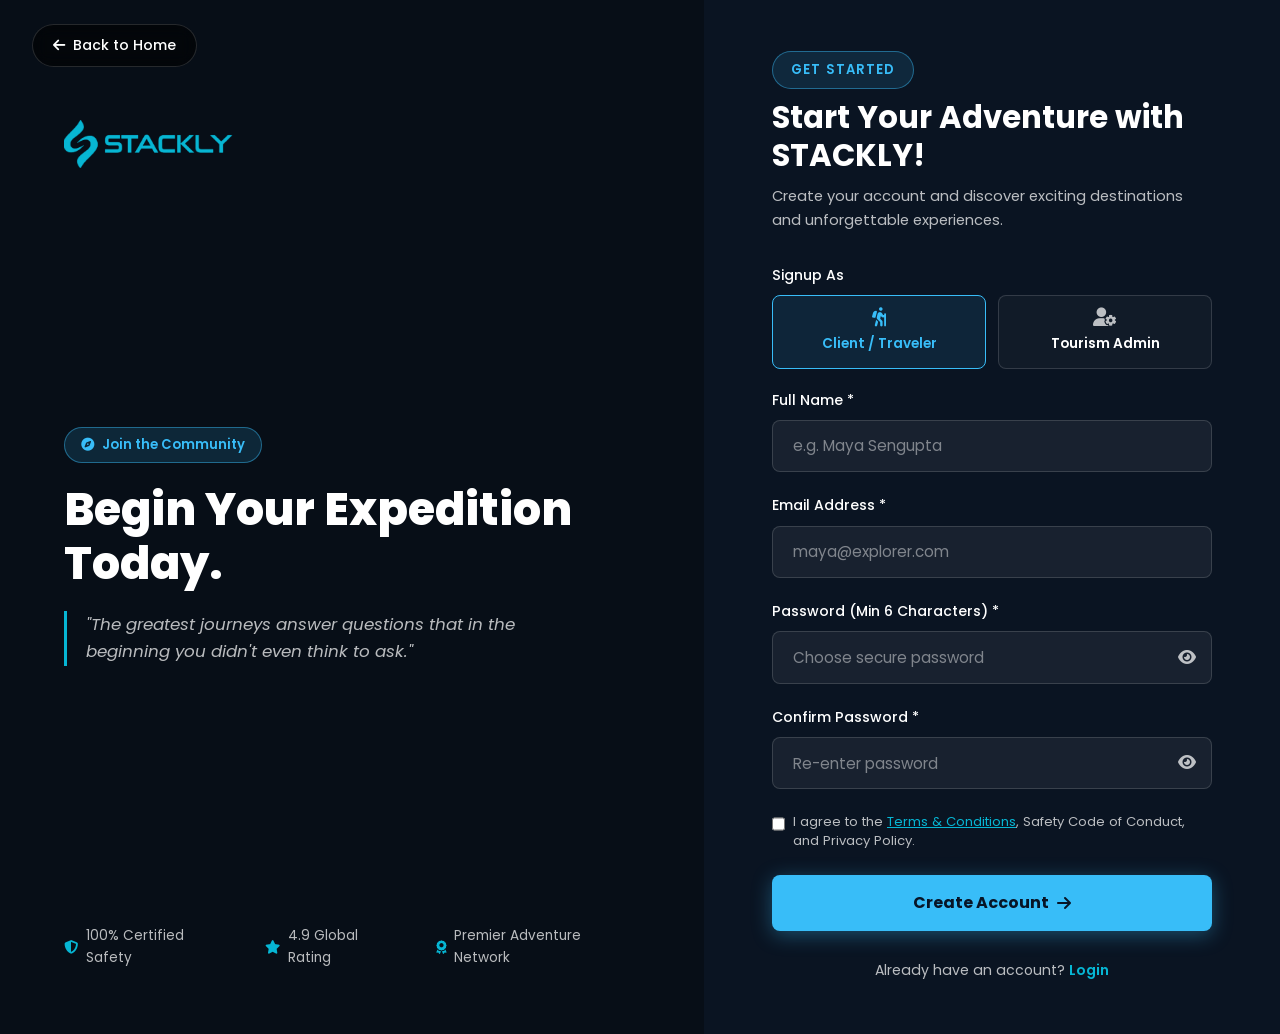
<file: Signup.html>
<!DOCTYPE html>
<html lang="en">
<head>
  <meta charset="UTF-8">
  <meta name="viewport" content="width=device-width, initial-scale=1.0">
  <title>Sign Up — Create an Account | STACKLY</title>
  
  <link rel="icon" type="image/webp" href="assets/images/Brand-logo.webp">
  <link rel="preconnect" href="https://fonts.googleapis.com">
  <link rel="preconnect" href="https://fonts.gstatic.com" crossorigin>
  <link href="https://fonts.googleapis.com/css2?family=Poppins:wght@300;400;500;600;700;800;900&display=swap" rel="stylesheet">
  <link rel="stylesheet" href="https://cdnjs.cloudflare.com/ajax/libs/font-awesome/6.5.1/css/all.min.css">

  <link rel="stylesheet" href="css/style.css">
  <link rel="stylesheet" href="css/auth.css">
  <link rel="stylesheet" href="css/responsive.css">
</head>
<body class="auth-page">

  <!-- Back to Home Button -->
  <a href="index.html" class="auth-back-link">
    <i class="fa-solid fa-arrow-left"></i> Back to Home
  </a>

  <div class="auth-split-container">
    <!-- Left Hero Banner Side -->
    <div class="auth-visual-side" style="background-image: url('assets/images/auth-bg.webp');">
      <div class="auth-visual-top">
        <a href="index.html" class="auth-logo-wrap">
          <img src="assets/images/Brand-logo.webp" alt="STACKLY Logo">
        </a>
      </div>

      <div class="auth-visual-center">
        <div class="auth-visual-badge">
          <i class="fa-solid fa-compass"></i> Join the Community
        </div>
        <h1 class="auth-visual-title">Begin Your Expedition Today.</h1>
        <p class="auth-visual-quote">
          "The greatest journeys answer questions that in the beginning you didn't even think to ask."
        </p>
      </div>

      <div class="auth-visual-bottom">
        <span><i class="fa-solid fa-shield-halved"></i> 100% Certified Safety</span>
        <span><i class="fa-solid fa-star"></i> 4.9 Global Rating</span>
        <span><i class="fa-solid fa-award"></i> Premier Adventure Network</span>
      </div>
    </div>

    <!-- Right Signup Form Side -->
    <div class="auth-form-side">
      <div class="auth-card">
        <div class="auth-header">
          <span class="section-badge badge-primary" style="margin-bottom:0.6rem;">Get Started</span>
          <h2>Start Your Adventure with STACKLY!</h2>
          <p>Create your account and discover exciting destinations and unforgettable experiences.</p>
        </div>

        <form id="signupForm" novalidate>
          <!-- Signup As Role Selector -->
          <label class="form-label">Signup As</label>
          <div class="role-select-cards">
            <label class="role-radio-label selected">
              <input type="radio" name="authRole" value="Client" checked>
              <i class="fa-solid fa-person-hiking"></i>
              <span>Client / Traveler</span>
            </label>
            <label class="role-radio-label">
              <input type="radio" name="authRole" value="Admin">
              <i class="fa-solid fa-user-gear"></i>
              <span>Tourism Admin</span>
            </label>
          </div>

          <!-- Full Name -->
          <div class="form-group">
            <label class="form-label">Full Name *</label>
            <input type="text" id="signupName" class="form-control" placeholder="e.g. Maya Sengupta" required>
            <div class="form-error"></div>
          </div>

          <!-- Email Address -->
          <div class="form-group">
            <label class="form-label">Email Address *</label>
            <input type="email" id="signupEmail" class="form-control" placeholder="maya@explorer.com" required>
            <div class="form-error"></div>
          </div>

          <!-- Password -->
          <div class="form-group">
            <label class="form-label">Password (Min 6 Characters) *</label>
            <div class="password-input-wrap">
              <input type="password" id="signupPassword" class="form-control" placeholder="Choose secure password" required>
              <span class="password-toggle-btn"><i class="fa-solid fa-eye"></i></span>
            </div>
            <div class="form-error"></div>
          </div>

          <!-- Confirm Password -->
          <div class="form-group">
            <label class="form-label">Confirm Password *</label>
            <div class="password-input-wrap">
              <input type="password" id="signupConfirmPassword" class="form-control" placeholder="Re-enter password" required>
              <span class="password-toggle-btn"><i class="fa-solid fa-eye"></i></span>
            </div>
            <div class="form-error"></div>
          </div>

          <!-- Agree to Terms Checkbox -->
          <div class="form-group" style="margin-bottom: 1.5rem;">
            <label class="checkbox-label" style="align-items: flex-start;">
              <input type="checkbox" id="signupTerms" required style="margin-top: 0.25rem;">
              <span style="font-size: 0.82rem; line-height: 1.5;">
                I agree to the <a href="404.html" style="color:var(--accent); text-decoration:underline;">Terms & Conditions</a>, Safety Code of Conduct, and Privacy Policy.
              </span>
            </label>
          </div>

          <!-- Submit Button -->
          <button type="submit" class="auth-submit-btn">
            Create Account <i class="fa-solid fa-arrow-right"></i>
          </button>

          <!-- Switch to Login -->
          <div class="auth-switch-link">
            Already have an account? <a href="Login.html">Login</a>
          </div>
        </form>
      </div>
    </div>
  </div>

  <script src="https://cdnjs.cloudflare.com/ajax/libs/gsap/3.12.5/gsap.min.js"></script>
  <script src="js/storage.js"></script>
  <script src="js/main.js"></script>
  <script src="js/validation.js"></script>
  <script src="js/auth.js"></script>
</body>
</html>
</file>
<file: css/style.css>
/* ==========================================================================
   STACKLY ADVENTURE TOURISM — MASTER STYLESHEET
   Strict Color Palette (Sky Blue Theme):
     Primary:   #38BDF8 (Sky Blue / Light Alpine Sky)
     Secondary: #FFFFFF (White)
     Accent:    #06B6D4 (Glacial Cyan / Deep Blue Accent)
   Typography: Poppins exclusively
   ========================================================================== */

@import url('https://fonts.googleapis.com/css2?family=Poppins:wght@300;400;500;600;700;800;900&display=swap');

:root {
  /* Strict Three Colors - Sky Blue Theme */
  --primary: #38BDF8;
  --primary-rgb: 56, 189, 248;

  --secondary: #FFFFFF;
  --secondary-rgb: 255, 255, 255;

  --accent: #06B6D4;
  --accent-rgb: 6, 182, 212;

  /* Opacity Variations & Contrast Scrims (Alpine Midnight Navy) */
  --bg-dark: #070e17;
  --bg-dark-card: rgba(13, 25, 42, 0.88);
  --bg-dark-elevated: #0e1e34;
  --bg-light: #FFFFFF;
  --bg-light-soft: #f0f7ff;

  --text-main: #FFFFFF;
  --text-muted: rgba(255, 255, 255, 0.72);
  --text-dark: #071527;
  --text-dark-muted: #475d77;

  --border-glass: rgba(255, 255, 255, 0.14);
  --border-accent: rgba(6, 182, 212, 0.35);
  --border-primary: rgba(56, 189, 248, 0.45);

  --glow-primary: 0 0 25px rgba(56, 189, 248, 0.35);
  --glow-accent: 0 0 25px rgba(6, 182, 212, 0.3);

  /* Typography Scale clamp() */
  --fs-hero: clamp(2.4rem, 5.5vw, 4.4rem);
  --fs-h1: clamp(2rem, 4.2vw, 3.4rem);
  --fs-h2: clamp(1.6rem, 3.2vw, 2.5rem);
  --fs-h3: clamp(1.2rem, 2.2vw, 1.75rem);
  --fs-h4: clamp(1.05rem, 1.6vw, 1.3rem);
  --fs-body: clamp(0.95rem, 1.15vw, 1.05rem);
  --fs-small: clamp(0.8rem, 0.95vw, 0.9rem);

  /* Container */
  --container-max: 1320px;
  --radius-sm: 8px;
  --radius-md: 16px;
  --radius-lg: 24px;
  --radius-full: 9999px;

  --transition-fast: 0.25s cubic-bezier(0.2, 0.8, 0.2, 1);
  --transition-smooth: 0.45s cubic-bezier(0.16, 1, 0.3, 1);
}

/* Base Reset */
*, *::before, *::after {
  box-sizing: border-box;
  margin: 0;
  padding: 0;
}

html {
  font-family: 'Poppins', sans-serif;
  font-size: 16px;
  scroll-behavior: smooth;
  background-color: var(--bg-dark);
  color: var(--text-main);
  overflow-x: hidden;
}

body {
  font-family: 'Poppins', sans-serif;
  font-weight: 400;
  line-height: 1.65;
  color: var(--text-main);
  background-color: var(--bg-dark);
  min-height: 100vh;
  display: flex;
  flex-direction: column;
  overflow-x: hidden;
}

/* Typography Rules */
h1, h2, h3, h4, h5, h6 {
  font-family: 'Poppins', sans-serif;
  line-height: 1.25;
  color: var(--secondary);
}

h1 {
  font-size: var(--fs-h1);
  font-weight: 800;
}

h2 {
  font-size: var(--fs-h2);
  font-weight: 700;
}

h3 {
  font-size: var(--fs-h3);
  font-weight: 600;
}

h4 {
  font-size: var(--fs-h4);
  font-weight: 600;
}

p {
  font-size: var(--fs-body);
  color: var(--text-muted);
}

a {
  text-decoration: none;
  color: inherit;
  transition: color var(--transition-fast);
}

img {
  max-width: 100%;
  height: auto;
  display: block;
  object-fit: cover;
}

ul, ol {
  list-style: none;
}

button, input, select, textarea {
  font-family: 'Poppins', sans-serif;
  font-size: inherit;
  border: none;
  outline: none;
}

button {
  cursor: pointer;
  background: none;
}

/* Common Layout */
.container {
  width: 100%;
  max-width: var(--container-max);
  margin-left: auto;
  margin-right: auto;
  padding-left: clamp(1rem, 3vw, 2rem);
  padding-right: clamp(1rem, 3vw, 2rem);
}

.section-padding {
  padding-top: clamp(4rem, 8vw, 7.5rem);
  padding-bottom: clamp(4rem, 8vw, 7.5rem);
  position: relative;
}

.text-center {
  text-align: center;
}

.text-primary {
  color: var(--primary) !important;
}

.text-accent {
  color: var(--accent) !important;
}

.text-white {
  color: var(--secondary) !important;
}

/* Section Header Component */
.section-header {
  margin-bottom: clamp(2.5rem, 5vw, 4rem);
}

.section-badge {
  display: inline-flex;
  align-items: center;
  gap: 0.5rem;
  padding: 0.45rem 1.15rem;
  background: rgba(6, 182, 212, 0.12);
  border: 1px solid var(--border-accent);
  border-radius: var(--radius-full);
  color: var(--accent);
  font-size: 0.82rem;
  font-weight: 600;
  text-transform: uppercase;
  letter-spacing: 0.08em;
  margin-bottom: 1rem;
}

.section-badge.badge-primary {
  background: rgba(56, 189, 248, 0.12);
  border-color: var(--border-primary);
  color: var(--primary);
}

.section-title {
  margin-bottom: 1rem;
  letter-spacing: -0.02em;
}

.section-desc {
  max-width: 680px;
  margin-left: auto;
  margin-right: auto;
  font-size: var(--fs-body);
}

.section-desc.text-start {
  margin-left: 0;
}

/* Button Component System */
.btn {
  display: inline-flex;
  align-items: center;
  justify-content: center;
  gap: 0.65rem;
  padding: 0.85rem 1.85rem;
  border-radius: var(--radius-full);
  font-size: 0.95rem;
  font-weight: 600;
  line-height: 1;
  transition: all var(--transition-smooth);
  position: relative;
  overflow: hidden;
  white-space: nowrap;
}

.btn-primary {
  background-color: var(--primary);
  color: #071527;
  box-shadow: 0 4px 20px rgba(56, 189, 248, 0.35);
}

.btn-primary:hover {
  background-color: #7dd3fc;
  transform: translateY(-3px);
  box-shadow: 0 8px 25px rgba(56, 189, 248, 0.55);
  color: #030a12;
}

.btn-accent {
  background-color: var(--accent);
  color: #04141e;
  box-shadow: 0 4px 20px rgba(6, 182, 212, 0.35);
}

.btn-accent:hover {
  background-color: #22d3ee;
  transform: translateY(-3px);
  box-shadow: 0 8px 25px rgba(6, 182, 212, 0.55);
  color: #000000;
}

.btn-secondary {
  background-color: var(--secondary);
  color: #071527;
  box-shadow: 0 4px 20px rgba(255, 255, 255, 0.25);
}

.btn-secondary:hover {
  background-color: #f0f7ff;
  transform: translateY(-3px);
  box-shadow: 0 8px 25px rgba(255, 255, 255, 0.45);
}

.btn-outline {
  background: transparent;
  color: var(--secondary);
  border: 1.5px solid rgba(255, 255, 255, 0.4);
}

.btn-outline:hover {
  border-color: var(--primary);
  color: var(--primary);
  background: rgba(56, 189, 248, 0.08);
  transform: translateY(-2px);
}

.btn-outline-accent {
  background: transparent;
  color: var(--accent);
  border: 1.5px solid var(--accent);
}

.btn-outline-accent:hover {
  background: var(--accent);
  color: #04141e;
  transform: translateY(-2px);
}

.btn-sm {
  padding: 0.55rem 1.25rem;
  font-size: 0.85rem;
}

.btn-lg {
  padding: 1.1rem 2.4rem;
  font-size: 1.05rem;
}

.btn-icon-circle {
  width: 44px;
  height: 44px;
  border-radius: 50%;
  display: inline-flex;
  align-items: center;
  justify-content: center;
  background: rgba(255, 255, 255, 0.12);
  color: var(--secondary);
  transition: all var(--transition-fast);
  border: 1px solid var(--border-glass);
}

.btn-icon-circle:hover {
  background: var(--primary);
  color: #071527;
  transform: scale(1.08);
  border-color: var(--primary);
}

/* Glass Card Component */
.glass-card {
  background: var(--bg-dark-card);
  border: 1px solid var(--border-glass);
  border-radius: var(--radius-md);
  backdrop-filter: blur(14px);
  -webkit-backdrop-filter: blur(14px);
  transition: all var(--transition-smooth);
}

.glass-card:hover {
  border-color: var(--border-primary);
  transform: translateY(-6px);
  box-shadow: 0 16px 36px rgba(0, 0, 0, 0.4), var(--glow-primary);
}

/* Wave Divider Component (From Reference Design) */
.wave-divider {
  position: relative;
  width: 100%;
  overflow: hidden;
  line-height: 0;
  z-index: 2;
  margin-top: -2px;
}

.wave-divider svg {
  position: relative;
  display: block;
  width: calc(100% + 1.3px);
  height: clamp(40px, 7vw, 90px);
}

/* Form Styles */
.form-group {
  margin-bottom: 1.4rem;
  position: relative;
}

.form-label {
  display: block;
  font-size: 0.88rem;
  font-weight: 500;
  color: var(--secondary);
  margin-bottom: 0.5rem;
}

.form-control {
  width: 100%;
  padding: 0.85rem 1.25rem;
  border-radius: var(--radius-sm);
  background: rgba(255, 255, 255, 0.06);
  border: 1px solid var(--border-glass);
  color: var(--secondary);
  font-family: 'Poppins', sans-serif;
  font-size: 0.95rem;
  transition: all var(--transition-fast);
}

.form-control:focus {
  border-color: var(--primary);
  background: rgba(255, 255, 255, 0.1);
  box-shadow: 0 0 0 3px rgba(56, 189, 248, 0.25);
}

.form-control::placeholder {
  color: rgba(255, 255, 255, 0.45);
}

select.form-control {
  appearance: none;
  background-image: url("data:image/svg+xml;charset=UTF-8,%3csvg xmlns='http://www.w3.org/2000/svg' viewBox='0 0 24 24' fill='none' stroke='%2338BDF8' stroke-width='2' stroke-linecap='round' stroke-linejoin='round'%3e%3cpolyline points='6 9 12 15 18 9'%3e%3c/polyline%3e%3c/svg%3e");
  background-repeat: no-repeat;
  background-position: right 1rem center;
  background-size: 1.2em;
  padding-right: 2.5rem;
}

select.form-control option {
  background-color: #0e1e34;
  color: #ffffff;
}

.form-error {
  color: #ff6b6b;
  font-size: 0.8rem;
  margin-top: 0.35rem;
  display: none;
}

.form-group.has-error .form-control {
  border-color: #ff6b6b;
}

.form-group.has-error .form-error {
  display: block;
}

/* Modal Windows (Universal Booking & Details) */
.modal-overlay {
  position: fixed;
  inset: 0;
  background: rgba(5, 12, 20, 0.85);
  backdrop-filter: blur(10px);
  -webkit-backdrop-filter: blur(10px);
  z-index: 9999;
  display: flex;
  align-items: center;
  justify-content: center;
  padding: 1.5rem;
  opacity: 0;
  visibility: hidden;
  transition: all var(--transition-smooth);
}

.modal-overlay.active {
  opacity: 1;
  visibility: visible;
}

.modal-content {
  background: #0d1e33;
  border: 1px solid var(--border-accent);
  border-radius: var(--radius-lg);
  max-width: 650px;
  width: 100%;
  max-height: 90vh;
  overflow-y: auto;
  position: relative;
  box-shadow: 0 25px 50px rgba(0, 0, 0, 0.6), var(--glow-accent);
  transform: translateY(30px) scale(0.96);
  transition: transform var(--transition-smooth);
}

.modal-overlay.active .modal-content {
  transform: translateY(0) scale(1);
}

.modal-close {
  position: absolute;
  top: 1.25rem;
  right: 1.25rem;
  width: 38px;
  height: 38px;
  border-radius: 50%;
  background: rgba(255, 255, 255, 0.1);
  color: var(--secondary);
  display: flex;
  align-items: center;
  justify-content: center;
  font-size: 1.1rem;
  transition: all var(--transition-fast);
  z-index: 10;
}

.modal-close:hover {
  background: var(--primary);
  color: #071527;
}

/* Toast Notifications */
.toast-container {
  position: fixed;
  bottom: 2rem;
  right: 2rem;
  z-index: 10000;
  display: flex;
  flex-direction: column;
  gap: 0.8rem;
  pointer-events: none;
}

.toast {
  pointer-events: auto;
  min-width: 300px;
  max-width: 420px;
  background: #0c1a2c;
  border: 1px solid var(--border-primary);
  border-left: 5px solid var(--primary);
  border-radius: var(--radius-sm);
  padding: 1rem 1.25rem;
  color: var(--secondary);
  box-shadow: 0 10px 30px rgba(0, 0, 0, 0.5), var(--glow-primary);
  display: flex;
  align-items: center;
  gap: 1rem;
  animation: toastIn 0.35s cubic-bezier(0.16, 1, 0.3, 1) forwards;
}

.toast.toast-accent {
  border-color: var(--border-accent);
  border-left-color: var(--accent);
  box-shadow: 0 10px 30px rgba(0, 0, 0, 0.5), var(--glow-accent);
}

.toast-icon {
  font-size: 1.3rem;
  color: var(--primary);
}

.toast.toast-accent .toast-icon {
  color: var(--accent);
}

.toast-body {
  flex: 1;
}

.toast-title {
  font-weight: 600;
  font-size: 0.95rem;
  color: var(--secondary);
}

.toast-message {
  font-size: 0.82rem;
  color: var(--text-muted);
}

@keyframes toastIn {
  from {
    opacity: 0;
    transform: translateX(50px);
  }
  to {
    opacity: 1;
    transform: translateX(0);
  }
}

/* Floating Travel Decorative Elements */
.floating-element {
  position: absolute;
  pointer-events: none;
  z-index: 1;
}

.route-dot-path {
  position: absolute;
  stroke-dasharray: 6, 8;
  stroke: rgba(6, 182, 212, 0.35);
  fill: none;
  stroke-width: 2;
}

/* Badges */
.badge-rating {
  display: inline-flex;
  align-items: center;
  gap: 0.35rem;
  background: rgba(0, 0, 0, 0.6);
  backdrop-filter: blur(8px);
  padding: 0.35rem 0.75rem;
  border-radius: var(--radius-full);
  font-size: 0.82rem;
  font-weight: 600;
  color: var(--secondary);
  border: 1px solid var(--border-glass);
}

.badge-rating i {
  color: var(--primary);
}

.badge-difficulty {
  display: inline-flex;
  align-items: center;
  padding: 0.3rem 0.8rem;
  border-radius: var(--radius-full);
  font-size: 0.75rem;
  font-weight: 600;
  text-transform: uppercase;
  letter-spacing: 0.05em;
  white-space: nowrap;
}

.badge-difficulty.easy {
  background: rgba(6, 182, 212, 0.15);
  color: var(--accent);
  border: 1px solid var(--border-accent);
}

.badge-difficulty.moderate {
  background: rgba(56, 189, 248, 0.15);
  color: var(--primary);
  border: 1px solid var(--border-primary);
}

.badge-difficulty.challenging {
  background: rgba(255, 255, 255, 0.15);
  color: var(--secondary);
  border: 1px solid var(--border-glass);
}

/* Lightbox */
.lightbox-modal {
  position: fixed;
  inset: 0;
  background: rgba(0, 0, 0, 0.94);
  z-index: 10001;
  display: flex;
  align-items: center;
  justify-content: center;
  opacity: 0;
  visibility: hidden;
  transition: all var(--transition-smooth);
}

.lightbox-modal.active {
  opacity: 1;
  visibility: visible;
}

.lightbox-img {
  max-width: 88vw;
  max-height: 82vh;
  border-radius: var(--radius-md);
  border: 2px solid var(--border-primary);
  box-shadow: 0 0 40px rgba(56, 189, 248, 0.35);
}

.lightbox-nav {
  position: absolute;
  top: 50%;
  transform: translateY(-50%);
  width: 52px;
  height: 52px;
  border-radius: 50%;
  background: rgba(255, 255, 255, 0.1);
  color: var(--secondary);
  display: flex;
  align-items: center;
  justify-content: center;
  font-size: 1.4rem;
  cursor: pointer;
  transition: all var(--transition-fast);
  border: 1px solid var(--border-glass);
}

.lightbox-nav:hover {
  background: var(--primary);
  color: #071527;
}

.lightbox-prev { left: 2rem; }
.lightbox-next { right: 2rem; }

/* ==========================================================================
   SHARED CARD & SECTION GRID COMPONENTS
   Guarantees all cards and grids are styled uniformly across all pages
   ========================================================================== */

/* Destination Cards & Grid */
.destination-grid-standard {
  display: grid;
  grid-template-columns: repeat(auto-fill, minmax(360px, 1fr));
  gap: 2rem;
}

.dest-card-standard {
  background: var(--bg-dark-card);
  border-radius: var(--radius-md);
  border: 1px solid var(--border-glass);
  overflow: hidden;
  transition: all var(--transition-smooth);
  display: flex;
  flex-direction: column;
}

.dest-card-standard:hover {
  transform: translateY(-8px);
  border-color: var(--border-primary);
  box-shadow: 0 16px 40px rgba(0, 0, 0, 0.5), var(--glow-primary);
}

.dest-img-wrap {
  position: relative;
  height: 240px;
  overflow: hidden;
}

.dest-img-wrap img {
  width: 100%;
  height: 100%;
  object-fit: cover;
  transition: transform 0.6s cubic-bezier(0.16, 1, 0.3, 1);
}

.dest-card-standard:hover .dest-img-wrap img {
  transform: scale(1.08);
}

.dest-badge-top {
  position: absolute;
  top: 1rem;
  left: 1rem;
  background: rgba(6, 182, 212, 0.9);
  color: #04141e;
  font-weight: 700;
  font-size: 0.75rem;
  padding: 0.35rem 0.8rem;
  border-radius: var(--radius-full);
  text-transform: uppercase;
  z-index: 2;
  box-shadow: 0 4px 10px rgba(0,0,0,0.3);
}

.dest-content {
  padding: 1.5rem;
  display: flex;
  flex-direction: column;
  flex: 1;
}

.dest-location {
  display: flex;
  align-items: center;
  gap: 0.45rem;
  color: var(--accent);
  font-size: 0.85rem;
  font-weight: 500;
  margin-bottom: 0.4rem;
}

.dest-title {
  font-size: 1.35rem;
  font-weight: 700;
  margin-bottom: 0.65rem;
}

.dest-desc {
  font-size: 0.9rem;
  line-height: 1.6;
  margin-bottom: 1.25rem;
  flex: 1;
  color: var(--text-muted);
}

.dest-footer {
  display: flex;
  align-items: center;
  justify-content: space-between;
  border-top: 1px solid rgba(255, 255, 255, 0.08);
  padding-top: 1rem;
  margin-top: auto;
}

/* Activity Cards & Grid */
.activities-grid {
  display: grid;
  grid-template-columns: repeat(3, 1fr);
  gap: 2rem;
}

.activity-card {
  position: relative;
  height: 380px;
  border-radius: var(--radius-md);
  overflow: hidden;
  border: 1px solid var(--border-glass);
  transition: all var(--transition-smooth);
  display: flex;
  flex-direction: column;
  justify-content: flex-end;
  padding: 1.75rem;
}

.activity-card::before {
  content: '';
  position: absolute;
  inset: 0;
  background-image: var(--bg-img);
  background-size: cover;
  background-position: center;
  transition: transform 0.6s cubic-bezier(0.16, 1, 0.3, 1);
  z-index: 1;
}

.activity-card::after {
  content: '';
  position: absolute;
  inset: 0;
  background: linear-gradient(180deg, rgba(7, 14, 23, 0.1) 0%, rgba(7, 14, 23, 0.65) 50%, rgba(7, 14, 23, 0.95) 100%);
  z-index: 2;
}

.activity-card:hover {
  transform: translateY(-8px);
  border-color: var(--border-primary);
  box-shadow: 0 16px 40px rgba(0, 0, 0, 0.6), var(--glow-primary);
}

.activity-card:hover::before {
  transform: scale(1.08);
}

.activity-card-content {
  position: relative;
  z-index: 3;
}

/* Packages Grid & Cards */
.packages-grid {
  display: grid;
  grid-template-columns: repeat(auto-fill, minmax(360px, 1fr));
  gap: 2rem;
}

.package-card {
  background: var(--bg-dark-card);
  border: 1px solid var(--border-glass);
  border-radius: var(--radius-md);
  overflow: hidden;
  display: flex;
  flex-direction: column;
  transition: all var(--transition-smooth);
  position: relative;
}

.package-card:hover {
  transform: translateY(-8px);
  border-color: var(--border-primary);
  box-shadow: 0 16px 40px rgba(0, 0, 0, 0.5), var(--glow-primary);
}

.pkg-img-wrap {
  position: relative;
  height: 230px;
  overflow: hidden;
}

.pkg-img-wrap img {
  width: 100%;
  height: 100%;
  object-fit: cover;
  transition: transform 0.6s cubic-bezier(0.16, 1, 0.3, 1);
}

.package-card:hover .pkg-img-wrap img {
  transform: scale(1.08);
}

.pkg-wishlist-btn {
  position: absolute;
  top: 1rem;
  right: 1rem;
  width: 38px;
  height: 38px;
  border-radius: 50%;
  background: rgba(0, 0, 0, 0.6);
  backdrop-filter: blur(8px);
  border: 1px solid var(--border-glass);
  color: #fff;
  display: flex;
  align-items: center;
  justify-content: center;
  cursor: pointer;
  transition: all var(--transition-fast);
  z-index: 2;
}

.pkg-wishlist-btn:hover,
.pkg-wishlist-btn.active {
  background: #ff4757;
  color: #fff;
  border-color: #ff4757;
  transform: scale(1.1);
}

.pkg-meta-top {
  position: absolute;
  bottom: 0.8rem;
  left: 1rem;
  right: 1rem;
  display: flex;
  align-items: center;
  justify-content: space-between;
  z-index: 2;
}

.pkg-body {
  padding: 1.5rem;
  display: flex;
  flex-direction: column;
  flex: 1;
}

.pkg-location {
  display: flex;
  align-items: center;
  gap: 0.4rem;
  color: var(--accent);
  font-size: 0.82rem;
  font-weight: 500;
  margin-bottom: 0.4rem;
}

.pkg-title {
  font-size: 1.25rem;
  font-weight: 700;
  margin-bottom: 0.6rem;
  line-height: 1.35;
}

.pkg-desc {
  font-size: 0.88rem;
  line-height: 1.6;
  margin-bottom: 1.25rem;
  flex: 1;
}

.pkg-specs {
  display: grid;
  grid-template-columns: repeat(2, 1fr);
  gap: 0.75rem;
  padding: 0.85rem;
  background: rgba(255, 255, 255, 0.03);
  border-radius: var(--radius-sm);
  border: 1px solid rgba(255, 255, 255, 0.05);
  margin-bottom: 1.25rem;
}

.pkg-spec-item {
  display: flex;
  align-items: center;
  gap: 0.5rem;
  font-size: 0.8rem;
  color: var(--text-muted);
}

.pkg-spec-item i {
  color: var(--accent);
}

.pkg-footer {
  display: flex;
  align-items: center;
  justify-content: space-between;
  border-top: 1px solid rgba(255, 255, 255, 0.08);
  padding-top: 1.1rem;
  margin-top: auto;
}

.pkg-price-wrap {
  display: flex;
  flex-direction: column;
}

.pkg-price-label {
  font-size: 0.75rem;
  color: var(--text-muted);
  text-transform: uppercase;
  letter-spacing: 0.05em;
}

.pkg-price {
  font-size: 1.4rem;
  font-weight: 800;
  color: var(--primary);
}

.pkg-actions {
  display: flex;
  align-items: center;
  gap: 0.6rem;
}

/* ==========================================================================
   PAGE HERO SECTION (page-hero)
   Universal hero section across all subpages (Packages, Experiences, Contact, Destinations, About)
   ========================================================================== */
.page-hero {
  position: relative;
  min-height: 55vh;
  display: flex;
  align-items: center;
  justify-content: center;
  padding: 8.5rem 1.5rem 5.5rem;
  background-size: cover;
  background-position: center center;
  background-repeat: no-repeat;
  text-align: center;
  overflow: hidden;
}

.page-hero::before {
  content: '';
  position: absolute;
  inset: 0;
  background: linear-gradient(180deg, rgba(7, 14, 23, 0.78) 0%, rgba(7, 14, 23, 0.94) 100%),
              radial-gradient(circle at center, rgba(56, 189, 248, 0.14) 0%, transparent 70%);
  z-index: 1;
}

.page-hero-content {
  position: relative;
  z-index: 2;
  max-width: 860px;
  margin: 0 auto;
}

.page-hero-content h1 {
  font-size: var(--fs-hero, clamp(2.4rem, 4.8vw, 3.8rem));
  font-weight: 800;
  color: var(--secondary, #FFFFFF);
  line-height: 1.15;
  margin-bottom: 1rem;
  text-shadow: 0 4px 20px rgba(0, 0, 0, 0.8);
}

.page-hero-content p {
  font-size: clamp(1rem, 1.3vw, 1.15rem);
  color: rgba(255, 255, 255, 0.85);
  line-height: 1.7;
  max-width: 720px;
  margin: 0 auto;
  text-shadow: 0 2px 10px rgba(0, 0, 0, 0.7);
}

.page-hero-content .section-badge {
  display: inline-flex;
  margin-bottom: 1.25rem;
  backdrop-filter: blur(8px);
}

/* ==========================================================================
   CALL TO ACTION BANNER SECTION (cta-banner-section)
   Universal banner used across Destinations, About, Contact, Experiences, Index
   ========================================================================== */
.cta-banner-section {
  position: relative;
  padding: clamp(4.5rem, 7vw, 7rem) 2rem;
  background-position: center;
  background-size: cover;
  background-repeat: no-repeat;
  text-align: center;
  border-radius: var(--radius-lg, 16px);
  overflow: hidden;
  margin-top: 3.5rem;
  margin-bottom: 4.5rem;
  border: 1px solid var(--border-glass, rgba(56, 189, 248, 0.2));
  box-shadow: 0 25px 60px rgba(0, 0, 0, 0.6), 0 0 40px rgba(56, 189, 248, 0.08);
}

.cta-banner-section::before {
  content: '';
  position: absolute;
  inset: 0;
  background: linear-gradient(135deg, rgba(7, 14, 23, 0.92) 0%, rgba(10, 20, 34, 0.82) 50%, rgba(7, 14, 23, 0.94) 100%),
              radial-gradient(circle at center, rgba(56, 189, 248, 0.16) 0%, transparent 70%);
  z-index: 1;
}

.cta-banner-content {
  position: relative;
  z-index: 2;
  max-width: 820px;
  margin: 0 auto;
}

.cta-banner-content .section-badge {
  display: inline-flex;
  margin-bottom: 1.25rem;
  background: rgba(56, 189, 248, 0.18);
  border: 1px solid var(--border-primary, rgba(56, 189, 248, 0.4));
  color: var(--primary, #38BDF8);
  backdrop-filter: blur(8px);
}

.cta-banner-content h2 {
  font-size: clamp(2rem, 4vw, 3.2rem);
  font-weight: 800;
  color: var(--secondary, #FFFFFF);
  line-height: 1.15;
  margin-bottom: 1.25rem;
  text-shadow: 0 4px 20px rgba(0, 0, 0, 0.8);
}

.cta-banner-content p {
  font-size: clamp(1rem, 1.5vw, 1.15rem);
  line-height: 1.7;
  color: rgba(255, 255, 255, 0.85) !important;
  max-width: 720px;
  margin: 0 auto 2.25rem;
  text-shadow: 0 2px 10px rgba(0, 0, 0, 0.8);
}
</file>
<file: css/dashboard.css>
/* ==========================================================================
   STACKLY ADVENTURE TOURISM — UNIFIED DASHBOARD STYLESHEET (dashboard.css)
   Applied from previous flagship dashboard layouts (Sidebar + Topbar + Content Shell)
   Color Palette (Strict Sky Blue Theme):
     Primary: #38BDF8 (Sky Blue)
     Hover:   #0ea5e9
     Accent:  #06B6D4 (Glacial Cyan) / #00C897 (Mint)
     Dark:    #070e17 (Midnight Alpine Navy)
     Surfaces:#0a1422, #0c1828, #0e1e34, #132742
     Borders: rgba(56, 189, 248, 0.12), rgba(255, 255, 255, 0.08)
   ========================================================================== */

:root {
  --dash-primary: #38BDF8;
  --dash-primary-hover: #0ea5e9;
  --dash-primary-tint: rgba(56, 189, 248, 0.12);
  --dash-primary-glow: rgba(56, 189, 248, 0.35);

  --dash-accent: #06B6D4;
  --dash-accent-tint: rgba(6, 182, 212, 0.15);

  --dash-bg: #070e17;
  --dash-sidebar-bg: #0a1422;
  --dash-topbar-bg: #0c1828;
  --dash-card-bg: #0e1e34;
  --dash-card-hover: #132742;

  --text-main: #FFFFFF;
  --text-muted: rgba(255, 255, 255, 0.7);
  --text-light: rgba(255, 255, 255, 0.45);
  --white: #FFFFFF;

  --border-subtle: rgba(56, 189, 248, 0.12);
  --border-medium: rgba(56, 189, 248, 0.25);
  --border-highlight: rgba(56, 189, 248, 0.45);

  --status-success: #10b981;
  --status-success-bg: rgba(16, 185, 129, 0.15);
  --status-warning: #f59e0b;
  --status-warning-bg: rgba(245, 158, 11, 0.15);
  --status-danger: #ef4444;
  --status-danger-bg: rgba(239, 68, 68, 0.15);
  --status-info: #38bdf8;
  --status-info-bg: rgba(56, 189, 248, 0.15);

  --font-main: 'Poppins', -apple-system, BlinkMacSystemFont, 'Segoe UI', Roboto, sans-serif;
  --sidebar-width: 270px;
  --topbar-height: 72px;
  --radius-sm: 6px;
  --radius-md: 10px;
  --radius-lg: 16px;
  --shadow-card: 0 10px 30px rgba(0, 0, 0, 0.4);
  --shadow-glow: 0 0 20px rgba(56, 189, 248, 0.25);
}

/* ==========================================================================
   RESET & BASE STYLES
   ========================================================================== */
*, *::before, *::after {
  box-sizing: border-box;
  margin: 0;
  padding: 0;
}

body.admin-dashboard-body,
body.user-dashboard-body {
  font-family: var(--font-main);
  background-color: var(--dash-bg);
  color: var(--text-main);
  min-height: 100vh;
  display: flex;
  overflow-x: hidden;
  -webkit-font-smoothing: antialiased;
}

/* Mobile Backdrop Overlay */
.admin-sidebar-backdrop,
.sidebar-backdrop {
  position: fixed;
  inset: 0;
  background: rgba(4, 9, 15, 0.75);
  backdrop-filter: blur(4px);
  z-index: 998;
  opacity: 0;
  pointer-events: none;
  transition: opacity 0.3s ease;
}

.admin-sidebar-backdrop.active,
.sidebar-backdrop.active {
  opacity: 1;
  pointer-events: auto;
}

/* ==========================================================================
   SIDEBAR NAVIGATION
   ========================================================================== */
.admin-sidebar,
.dash-sidebar {
  width: var(--sidebar-width);
  background: var(--dash-sidebar-bg);
  border-right: 1px solid var(--border-subtle);
  position: fixed;
  top: 0;
  bottom: 0;
  left: 0;
  z-index: 999;
  display: flex;
  flex-direction: column;
  transition: transform 0.3s cubic-bezier(0.16, 1, 0.3, 1);
  overflow-y: auto;
  overflow-x: hidden;
}

.admin-sidebar::-webkit-scrollbar,
.dash-sidebar::-webkit-scrollbar {
  width: 5px;
}
.admin-sidebar::-webkit-scrollbar-thumb,
.dash-sidebar::-webkit-scrollbar-thumb {
  background: rgba(56, 189, 248, 0.2);
  border-radius: 4px;
}

/* Sidebar Header */
.admin-sidebar-header,
.sidebar-header {
  height: var(--topbar-height);
  padding: 0 1.5rem;
  display: flex;
  align-items: center;
  justify-content: space-between;
  border-bottom: 1px solid var(--border-subtle);
  flex-shrink: 0;
}

.admin-brand,
.sidebar-brand {
  display: flex;
  align-items: center;
  gap: 0.75rem;
  text-decoration: none;
}

.admin-brand-img,
.sidebar-brand-img {
  height: 38px;
  width: auto;
  object-fit: contain;
}

.admin-badge-role,
.sidebar-badge-role {
  font-size: 0.68rem;
  font-weight: 800;
  letter-spacing: 0.08em;
  padding: 3px 8px;
  border-radius: 999px;
  background: var(--dash-primary-tint);
  color: var(--dash-primary);
  border: 1px solid var(--border-medium);
  text-transform: uppercase;
}

.admin-close-btn,
.sidebar-close-btn {
  background: transparent;
  border: none;
  color: var(--text-muted);
  font-size: 1.25rem;
  cursor: pointer;
  display: none;
  padding: 6px;
  border-radius: var(--radius-sm);
  transition: color 0.2s, background 0.2s;
}

.admin-close-btn:hover,
.sidebar-close-btn:hover {
  color: var(--white);
  background: rgba(255, 255, 255, 0.06);
}

/* Practice / Explorer Profile Badge Card */
.admin-practice-pill,
.sidebar-client-badge {
  margin: 1.25rem 1.25rem 0.5rem;
  padding: 0.9rem;
  background: rgba(14, 30, 52, 0.7);
  border: 1px solid var(--border-subtle);
  border-radius: var(--radius-md);
  display: flex;
  align-items: center;
  gap: 0.85rem;
}

.admin-hq-avatar,
.client-avatar-mini {
  width: 42px;
  height: 42px;
  border-radius: 50%;
  background: linear-gradient(135deg, var(--dash-primary), var(--dash-accent));
  color: #070e17;
  font-weight: 800;
  font-size: 0.95rem;
  display: flex;
  align-items: center;
  justify-content: center;
  flex-shrink: 0;
  box-shadow: 0 0 12px rgba(56, 189, 248, 0.35);
}

.admin-practice-meta,
.client-meta {
  display: flex;
  flex-direction: column;
  overflow: hidden;
}

.practice-title,
.client-company-name {
  font-size: 0.88rem;
  font-weight: 700;
  color: var(--white);
  white-space: nowrap;
  overflow: hidden;
  text-overflow: ellipsis;
}

.practice-subtitle,
.client-plan-tier {
  font-size: 0.72rem;
  color: var(--text-muted);
  display: flex;
  align-items: center;
  gap: 5px;
  margin-top: 2px;
}

.pulse-green,
.pulse-cyan,
.pulse-dot {
  display: inline-block;
  width: 7px;
  height: 7px;
  border-radius: 50%;
  background: var(--dash-primary);
  box-shadow: 0 0 8px var(--dash-primary);
  animation: pulseAnimation 2s infinite ease-in-out;
}

@keyframes pulseAnimation {
  0%, 100% { opacity: 1; transform: scale(1); }
  50% { opacity: 0.4; transform: scale(0.85); }
}

/* Sidebar Navigation Items */
.admin-nav,
.sidebar-nav {
  padding: 0.75rem 0.85rem;
  display: flex;
  flex-direction: column;
  gap: 3px;
  flex-grow: 1;
}

.admin-nav-heading,
.sidebar-nav-heading {
  font-size: 0.68rem;
  font-weight: 800;
  letter-spacing: 0.1em;
  text-transform: uppercase;
  color: var(--text-light);
  padding: 1.1rem 0.75rem 0.4rem;
}

.admin-nav-item,
.sidebar-item {
  display: flex;
  align-items: center;
  gap: 0.85rem;
  padding: 0.7rem 0.85rem;
  border-radius: var(--radius-md);
  color: var(--text-muted);
  text-decoration: none;
  background: transparent;
  border: 1px solid transparent;
  font-size: 0.86rem;
  font-weight: 500;
  cursor: pointer;
  width: 100%;
  text-align: left;
  transition: all 0.2s ease;
}

.admin-nav-item i,
.sidebar-item i {
  font-size: 1.05rem;
  width: 20px;
  text-align: center;
  color: var(--text-light);
  transition: color 0.2s ease;
}

.admin-nav-item:hover,
.sidebar-item:hover {
  color: var(--white);
  background: rgba(56, 189, 248, 0.08);
  border-color: rgba(56, 189, 248, 0.15);
}

.admin-nav-item:hover i,
.sidebar-item:hover i {
  color: var(--dash-primary);
}

.admin-nav-item.active,
.sidebar-item.active {
  color: var(--dash-primary);
  background: var(--dash-primary-tint);
  border-color: var(--border-medium);
  font-weight: 600;
  box-shadow: 0 4px 15px rgba(56, 189, 248, 0.15);
}

.admin-nav-item.active i,
.sidebar-item.active i {
  color: var(--dash-primary);
}

.admin-badge,
.sidebar-badge {
  margin-left: auto;
  font-size: 0.68rem;
  font-weight: 700;
  padding: 2px 7px;
  border-radius: 999px;
  background: rgba(255, 255, 255, 0.08);
  color: var(--text-muted);
}

.admin-badge.highlight,
.sidebar-badge.highlight {
  background: var(--dash-primary-tint);
  color: var(--dash-primary);
  border: 1px solid var(--border-subtle);
}

/* Sidebar Footer */
.admin-sidebar-footer,
.sidebar-footer {
  padding: 1rem 1.25rem 1.25rem;
  border-top: 1px solid var(--border-subtle);
  display: flex;
  flex-direction: column;
  gap: 0.4rem;
  flex-shrink: 0;
}

.admin-link-btn,
.sidebar-link-btn {
  display: flex;
  align-items: center;
  gap: 0.75rem;
  padding: 0.55rem 0.75rem;
  border-radius: var(--radius-sm);
  color: var(--text-muted);
  text-decoration: none;
  font-size: 0.82rem;
  font-weight: 500;
  transition: all 0.2s ease;
}

.admin-link-btn:hover,
.sidebar-link-btn:hover {
  color: var(--white);
  background: rgba(255, 255, 255, 0.05);
}

/* ==========================================================================
   MAIN CONTENT WRAPPER & TOPBAR
   ========================================================================== */
.admin-main-wrap,
.dash-main-wrap {
  margin-left: var(--sidebar-width);
  width: calc(100% - var(--sidebar-width));
  min-height: 100vh;
  display: flex;
  flex-direction: column;
  background: var(--dash-bg);
}

/* Sticky Topbar */
.admin-topbar,
.dash-topbar {
  height: var(--topbar-height);
  background: var(--dash-topbar-bg);
  border-bottom: 1px solid var(--border-subtle);
  position: sticky;
  top: 0;
  z-index: 100;
  display: flex;
  align-items: center;
  justify-content: space-between;
  padding: 0 2rem;
  backdrop-filter: blur(8px);
}

.admin-topbar-left,
.topbar-left {
  display: flex;
  align-items: center;
  gap: 1.25rem;
}

.admin-mobile-hamburger,
.dash-mobile-hamburger {
  display: none;
  background: transparent;
  border: 1px solid var(--border-subtle);
  color: var(--text-main);
  font-size: 1.1rem;
  padding: 0.5rem 0.65rem;
  border-radius: var(--radius-sm);
  cursor: pointer;
  transition: all 0.2s;
}

.admin-mobile-hamburger:hover,
.dash-mobile-hamburger:hover {
  background: rgba(56, 189, 248, 0.1);
  color: var(--dash-primary);
  border-color: var(--border-medium);
}

.admin-mobile-logo,
.dash-mobile-logo {
  display: none;
}

.admin-mobile-logo-img,
.dash-mobile-logo-img {
  height: 32px;
  width: auto;
}

/* Status Pill in Topbar */
.kitchen-status-pill,
.trail-status-pill {
  display: inline-flex;
  align-items: center;
  gap: 8px;
  padding: 6px 14px;
  background: rgba(14, 30, 52, 0.8);
  border: 1px solid var(--border-subtle);
  border-radius: 999px;
  font-size: 0.78rem;
  font-weight: 600;
  color: var(--text-muted);
}

.admin-topbar-right,
.topbar-right {
  display: flex;
  align-items: center;
  gap: 1.15rem;
}

/* Topbar Action Button */
.admin-btn-action,
.dash-btn-action {
  display: inline-flex;
  align-items: center;
  gap: 0.5rem;
  padding: 0.55rem 1.1rem;
  background: linear-gradient(135deg, var(--dash-primary), var(--dash-accent));
  color: #070e17;
  font-weight: 700;
  font-size: 0.82rem;
  border-radius: var(--radius-sm);
  border: none;
  cursor: pointer;
  transition: all 0.25s ease;
  box-shadow: 0 4px 15px rgba(56, 189, 248, 0.25);
  text-decoration: none;
}

.admin-btn-action:hover,
.dash-btn-action:hover {
  transform: translateY(-1px);
  box-shadow: 0 6px 20px rgba(56, 189, 248, 0.4);
}

/* Header Dropdown Containers */
.header-action-container,
.header-menu-container {
  position: relative;
}

.header-icon-btn {
  background: rgba(14, 30, 52, 0.8);
  border: 1px solid var(--border-subtle);
  color: var(--text-muted);
  width: 40px;
  height: 40px;
  border-radius: 50%;
  display: flex;
  align-items: center;
  justify-content: center;
  cursor: pointer;
  position: relative;
  transition: all 0.2s ease;
}

.header-icon-btn:hover {
  color: var(--white);
  border-color: var(--border-medium);
  background: rgba(56, 189, 248, 0.1);
}

.notif-badge-count {
  position: absolute;
  top: -2px;
  right: -2px;
  background: var(--dash-primary);
  color: #070e17;
  font-size: 0.65rem;
  font-weight: 800;
  width: 18px;
  height: 18px;
  border-radius: 50%;
  display: flex;
  align-items: center;
  justify-content: center;
  border: 2px solid var(--dash-topbar-bg);
}

/* User Profile Trigger in Topbar */
.header-profile-btn {
  display: flex;
  align-items: center;
  gap: 0.75rem;
  background: rgba(14, 30, 52, 0.8);
  border: 1px solid var(--border-subtle);
  padding: 4px 12px 4px 4px;
  border-radius: 999px;
  cursor: pointer;
  transition: all 0.2s ease;
}

.header-profile-btn:hover {
  border-color: var(--border-medium);
  background: rgba(56, 189, 248, 0.08);
}

.header-avatar {
  width: 32px;
  height: 32px;
  border-radius: 50%;
  background: linear-gradient(135deg, var(--dash-primary), var(--dash-accent));
  color: #070e17;
  font-weight: 800;
  font-size: 0.82rem;
  display: flex;
  align-items: center;
  justify-content: center;
}

.profile-meta-top {
  display: flex;
  flex-direction: column;
  text-align: left;
}

.profile-name-top {
  font-size: 0.82rem;
  font-weight: 700;
  color: var(--white);
  line-height: 1.1;
}

.profile-role-top {
  font-size: 0.68rem;
  color: var(--dash-primary);
  font-weight: 600;
  line-height: 1.1;
}

/* Interactive Dropdown Panels */
.dropdown-panel,
.header-dropdown-panel {
  position: absolute;
  top: calc(100% + 12px);
  right: 0;
  width: 340px;
  background: #0b172a;
  border: 1px solid var(--border-medium);
  border-radius: var(--radius-md);
  box-shadow: 0 16px 40px rgba(0, 0, 0, 0.6);
  opacity: 0;
  pointer-events: none;
  transform: translateY(-8px);
  transition: all 0.25s cubic-bezier(0.16, 1, 0.3, 1);
  z-index: 200;
}

.dropdown-panel.active,
.header-dropdown-panel.active {
  opacity: 1;
  pointer-events: auto;
  transform: translateY(0);
}

.dropdown-header {
  padding: 0.85rem 1rem;
  border-bottom: 1px solid var(--border-subtle);
  display: flex;
  align-items: center;
  justify-content: space-between;
}

.dropdown-header-title {
  font-size: 0.85rem;
  font-weight: 700;
  color: var(--white);
}

.dropdown-body {
  max-height: 300px;
  overflow-y: auto;
}

.dropdown-item {
  padding: 0.85rem 1rem;
  border-bottom: 1px solid rgba(255, 255, 255, 0.04);
  display: flex;
  gap: 0.75rem;
  transition: background 0.2s;
  cursor: pointer;
}

.dropdown-item:hover {
  background: rgba(56, 189, 248, 0.06);
}

.notif-indicator {
  width: 8px;
  height: 8px;
  border-radius: 50%;
  margin-top: 5px;
  flex-shrink: 0;
}
.notif-indicator.cyan { background: var(--dash-primary); box-shadow: 0 0 6px var(--dash-primary); }
.notif-indicator.green { background: var(--status-success); }
.notif-indicator.amber { background: var(--status-warning); }

.notif-content {
  flex-grow: 1;
}

.notif-text {
  font-size: 0.8rem;
  color: var(--white);
  font-weight: 500;
  line-height: 1.3;
}

.notif-time {
  font-size: 0.7rem;
  color: var(--text-light);
  margin-top: 3px;
  display: block;
}

.dropdown-footer {
  padding: 0.75rem 1rem;
  border-top: 1px solid var(--border-subtle);
  text-align: center;
}

.dropdown-footer-link {
  font-size: 0.78rem;
  color: var(--dash-primary);
  text-decoration: none;
  font-weight: 600;
}

/* Profile Dropdown Extended */
.profile-dropdown-header {
  padding: 1.25rem 1rem;
  display: flex;
  align-items: center;
  gap: 0.85rem;
  border-bottom: 1px solid var(--border-subtle);
}

.header-avatar-lg {
  width: 44px;
  height: 44px;
  border-radius: 50%;
  background: linear-gradient(135deg, var(--dash-primary), var(--dash-accent));
  color: #070e17;
  font-weight: 800;
  font-size: 1.1rem;
  display: flex;
  align-items: center;
  justify-content: center;
}

.profile-meta-lg {
  display: flex;
  flex-direction: column;
}

.profile-name-lg {
  font-size: 0.92rem;
  font-weight: 700;
  color: var(--white);
}

.profile-email-lg {
  font-size: 0.74rem;
  color: var(--text-light);
  margin: 1px 0 4px;
}

.profile-role-tag {
  font-size: 0.65rem;
  font-weight: 800;
  letter-spacing: 0.05em;
  padding: 2px 7px;
  border-radius: 999px;
  background: var(--dash-primary-tint);
  color: var(--dash-primary);
  display: inline-block;
  width: fit-content;
}

.profile-dropdown-links {
  padding: 0.5rem 0.6rem;
  display: flex;
  flex-direction: column;
  gap: 2px;
}

.profile-menu-link {
  display: flex;
  align-items: center;
  gap: 0.75rem;
  padding: 0.65rem 0.85rem;
  border-radius: var(--radius-sm);
  color: var(--text-muted);
  text-decoration: none;
  font-size: 0.84rem;
  font-weight: 500;
  transition: all 0.2s;
}

.profile-menu-link:hover {
  background: rgba(56, 189, 248, 0.08);
  color: var(--white);
}

.profile-menu-link.logout {
  color: #f87171;
  border-top: 1px solid var(--border-subtle);
  margin-top: 4px;
  padding-top: 0.75rem;
}

.profile-menu-link.logout:hover {
  background: rgba(239, 68, 68, 0.12);
  color: #f87171;
}

/* ==========================================================================
   CONTENT AREA & TAB PANELS
   ========================================================================== */
.admin-content,
.dash-content {
  padding: 2rem;
  flex-grow: 1;
}

.admin-tab-panel,
.tab-panel {
  display: none;
  animation: tabFadeIn 0.3s cubic-bezier(0.16, 1, 0.3, 1);
}

.admin-tab-panel.active,
.tab-panel.active {
  display: block;
}

@keyframes tabFadeIn {
  from { opacity: 0; transform: translateY(8px); }
  to { opacity: 1; transform: translateY(0); }
}

/* Page Header */
.dash-page-header {
  display: flex;
  align-items: flex-start;
  justify-content: space-between;
  flex-wrap: wrap;
  gap: 1rem;
  margin-bottom: 2rem;
}

.dash-page-title {
  font-size: 1.6rem;
  font-weight: 800;
  color: var(--white);
  letter-spacing: -0.02em;
}

.dash-page-subtitle {
  font-size: 0.88rem;
  color: var(--text-muted);
  margin-top: 0.25rem;
}

/* ==========================================================================
   KPI STATS GRID (4 CARDS)
   ========================================================================== */
.kpi-grid {
  display: grid;
  grid-template-columns: repeat(4, 1fr);
  gap: 1.25rem;
  margin-bottom: 2rem;
}

.kpi-card {
  background: var(--dash-card-bg);
  border: 1px solid var(--border-subtle);
  border-radius: var(--radius-md);
  padding: 1.35rem;
  position: relative;
  overflow: hidden;
  transition: transform 0.25s ease, border-color 0.25s ease, box-shadow 0.25s ease;
}

.kpi-card:hover {
  transform: translateY(-2px);
  border-color: var(--border-medium);
  box-shadow: 0 8px 25px rgba(0, 0, 0, 0.35);
}

.kpi-card-top {
  display: flex;
  align-items: center;
  justify-content: space-between;
  margin-bottom: 0.85rem;
}

.kpi-label {
  font-size: 0.78rem;
  font-weight: 600;
  color: var(--text-muted);
  text-transform: uppercase;
  letter-spacing: 0.05em;
}

.kpi-icon-wrap {
  width: 40px;
  height: 40px;
  border-radius: var(--radius-sm);
  display: flex;
  align-items: center;
  justify-content: center;
  font-size: 1.15rem;
}

.kpi-icon-cyan {
  background: var(--dash-primary-tint);
  color: var(--dash-primary);
  border: 1px solid var(--border-subtle);
}

.kpi-icon-green {
  background: var(--status-success-bg);
  color: var(--status-success);
}

.kpi-icon-amber {
  background: var(--status-warning-bg);
  color: var(--status-warning);
}

.kpi-icon-blue {
  background: rgba(96, 165, 250, 0.15);
  color: #60a5fa;
}

.kpi-val {
  font-size: 1.75rem;
  font-weight: 800;
  color: var(--white);
  line-height: 1.1;
  margin-bottom: 0.4rem;
}

.kpi-sub {
  font-size: 0.74rem;
  color: var(--text-light);
  display: flex;
  align-items: center;
  gap: 5px;
}

/* ==========================================================================
   CARDS, TABLES & CONTAINERS
   ========================================================================== */
.dash-card {
  background: var(--dash-card-bg);
  border: 1px solid var(--border-subtle);
  border-radius: var(--radius-md);
  padding: 1.5rem;
  margin-bottom: 2rem;
  box-shadow: var(--shadow-card);
}

.dash-card-header {
  display: flex;
  align-items: center;
  justify-content: space-between;
  flex-wrap: wrap;
  gap: 1rem;
  margin-bottom: 1.25rem;
  padding-bottom: 0.85rem;
  border-bottom: 1px solid var(--border-subtle);
}

.dash-card-title {
  font-size: 1.15rem;
  font-weight: 700;
  color: var(--white);
  display: flex;
  align-items: center;
  gap: 0.5rem;
}

.dash-card-title i {
  color: var(--dash-primary);
}

/* Status Pills */
.status-pill {
  display: inline-flex;
  align-items: center;
  gap: 6px;
  font-size: 0.74rem;
  font-weight: 700;
  padding: 4px 10px;
  border-radius: 999px;
  text-transform: uppercase;
  letter-spacing: 0.04em;
}

.status-pill.success {
  background: var(--status-success-bg);
  color: var(--status-success);
  border: 1px solid rgba(16, 185, 129, 0.3);
}

.status-pill.warning {
  background: var(--status-warning-bg);
  color: var(--status-warning);
  border: 1px solid rgba(245, 158, 11, 0.3);
}

.status-pill.danger {
  background: var(--status-danger-bg);
  color: var(--status-danger);
  border: 1px solid rgba(239, 68, 68, 0.3);
}

.status-pill.info {
  background: var(--status-info-bg);
  color: var(--status-info);
  border: 1px solid rgba(56, 189, 248, 0.3);
}

/* Table Controls Toolbar */
.table-toolbar {
  display: flex;
  align-items: center;
  justify-content: space-between;
  flex-wrap: wrap;
  gap: 1rem;
  margin-bottom: 1.25rem;
}

.table-search-wrap {
  position: relative;
  min-width: 260px;
}

.table-search-input {
  width: 100%;
  padding: 0.6rem 0.85rem 0.6rem 2.25rem;
  background: rgba(10, 20, 34, 0.8);
  border: 1px solid var(--border-subtle);
  border-radius: var(--radius-sm);
  color: var(--white);
  font-size: 0.82rem;
  outline: none;
  transition: border-color 0.2s, box-shadow 0.2s;
}

.table-search-input:focus {
  border-color: var(--dash-primary);
  box-shadow: 0 0 10px rgba(56, 189, 248, 0.25);
}

.table-search-icon {
  position: absolute;
  left: 0.85rem;
  top: 50%;
  transform: translateY(-50%);
  color: var(--text-light);
  font-size: 0.82rem;
}

.table-filters {
  display: flex;
  align-items: center;
  gap: 0.75rem;
}

.dash-select {
  padding: 0.6rem 1rem;
  background: rgba(10, 20, 34, 0.8);
  border: 1px solid var(--border-subtle);
  border-radius: var(--radius-sm);
  color: var(--white);
  font-size: 0.82rem;
  outline: none;
  cursor: pointer;
}

.dash-select:focus {
  border-color: var(--dash-primary);
}

/* Master Data Table */
.dash-table-wrap {
  overflow-x: auto;
  border-radius: var(--radius-sm);
  border: 1px solid var(--border-subtle);
}

.dash-table {
  width: 100%;
  border-collapse: collapse;
  text-align: left;
  font-size: 0.84rem;
}

.dash-table th {
  background: #091321;
  color: var(--text-muted);
  font-weight: 700;
  text-transform: uppercase;
  font-size: 0.72rem;
  letter-spacing: 0.05em;
  padding: 0.95rem 1rem;
  border-bottom: 1px solid var(--border-subtle);
  white-space: nowrap;
}

.dash-table td {
  padding: 0.95rem 1rem;
  border-bottom: 1px solid rgba(255, 255, 255, 0.04);
  color: var(--white);
  vertical-align: middle;
}

.dash-table tr:hover td {
  background: rgba(56, 189, 248, 0.04);
}

.table-action-btn {
  background: transparent;
  border: 1px solid var(--border-subtle);
  color: var(--text-muted);
  width: 32px;
  height: 32px;
  border-radius: var(--radius-sm);
  display: inline-flex;
  align-items: center;
  justify-content: center;
  cursor: pointer;
  transition: all 0.2s;
  margin-right: 4px;
}

.table-action-btn:hover {
  color: var(--dash-primary);
  border-color: var(--dash-primary);
  background: var(--dash-primary-tint);
}

.table-action-btn.delete:hover {
  color: #f87171;
  border-color: #f87171;
  background: rgba(239, 68, 68, 0.15);
}

/* ==========================================================================
   MODAL WINDOWS & BACKDROPS
   ========================================================================== */
.admin-modal,
.dash-modal {
  position: fixed;
  inset: 0;
  z-index: 1050;
  display: flex;
  align-items: center;
  justify-content: center;
  padding: 1.5rem;
  opacity: 0;
  pointer-events: none;
  transition: opacity 0.25s ease;
}

.admin-modal.active,
.dash-modal.active {
  opacity: 1;
  pointer-events: auto;
}

.modal-backdrop {
  position: absolute;
  inset: 0;
  background: rgba(4, 9, 15, 0.85);
  backdrop-filter: blur(6px);
}

.modal-dialog {
  position: relative;
  z-index: 2;
  width: 100%;
  max-width: 600px;
  background: #0b172a;
  border: 1px solid var(--border-medium);
  border-radius: var(--radius-lg);
  box-shadow: 0 20px 50px rgba(0, 0, 0, 0.7);
  overflow: hidden;
  transform: translateY(20px);
  transition: transform 0.3s cubic-bezier(0.16, 1, 0.3, 1);
}

.admin-modal.active .modal-dialog,
.dash-modal.active .modal-dialog {
  transform: translateY(0);
}

.modal-header {
  padding: 1.25rem 1.5rem;
  border-bottom: 1px solid var(--border-subtle);
  display: flex;
  align-items: center;
  justify-content: space-between;
}

.modal-title {
  font-size: 1.15rem;
  font-weight: 700;
  color: var(--white);
}

.modal-close-btn {
  background: transparent;
  border: none;
  color: var(--text-muted);
  font-size: 1.25rem;
  cursor: pointer;
  padding: 4px;
  transition: color 0.2s;
}

.modal-close-btn:hover {
  color: var(--white);
}

.modal-body {
  padding: 1.5rem;
  max-height: 70vh;
  overflow-y: auto;
}

.modal-footer {
  padding: 1rem 1.5rem;
  border-top: 1px solid var(--border-subtle);
  display: flex;
  align-items: center;
  justify-content: flex-end;
  gap: 0.75rem;
  background: rgba(9, 19, 33, 0.5);
}

/* Forms Inside Modals */
.form-grid {
  display: grid;
  grid-template-columns: 1fr 1fr;
  gap: 1rem;
}

.form-group {
  display: flex;
  flex-direction: column;
  gap: 0.4rem;
  margin-bottom: 1rem;
}

.form-group.full {
  grid-column: 1 / -1;
}

.form-label {
  font-size: 0.78rem;
  font-weight: 600;
  color: var(--text-muted);
  text-transform: uppercase;
  letter-spacing: 0.04em;
}

.form-input,
.form-textarea {
  width: 100%;
  padding: 0.65rem 0.85rem;
  background: rgba(10, 20, 34, 0.8);
  border: 1px solid var(--border-subtle);
  border-radius: var(--radius-sm);
  color: var(--white);
  font-size: 0.85rem;
  font-family: inherit;
  outline: none;
  transition: border-color 0.2s, box-shadow 0.2s;
}

.form-input:focus,
.form-textarea:focus {
  border-color: var(--dash-primary);
  box-shadow: 0 0 10px rgba(56, 189, 248, 0.25);
}

/* Toast System */
.dash-toast {
  position: fixed;
  bottom: 2rem;
  right: 2rem;
  background: #0b172a;
  border: 1px solid var(--border-medium);
  border-left: 4px solid var(--dash-primary);
  border-radius: var(--radius-sm);
  padding: 1rem 1.25rem;
  box-shadow: 0 10px 30px rgba(0, 0, 0, 0.5);
  display: flex;
  align-items: center;
  gap: 0.85rem;
  z-index: 2000;
  transform: translateY(100px);
  opacity: 0;
  transition: all 0.3s cubic-bezier(0.16, 1, 0.3, 1);
}

.dash-toast.show {
  transform: translateY(0);
  opacity: 1;
}

.toast-icon {
  font-size: 1.25rem;
  color: var(--dash-primary);
}

.toast-body {
  display: flex;
  flex-direction: column;
}

.toast-title {
  font-size: 0.85rem;
  font-weight: 700;
  color: var(--white);
}

.toast-desc {
  font-size: 0.75rem;
  color: var(--text-muted);
}

/* ==========================================================================
   RESPONSIVE DESIGN (<= 1200px, <= 992px, <= 768px, <= 576px)
   ========================================================================== */
@media (max-width: 1200px) {
  .kpi-grid {
    grid-template-columns: repeat(2, 1fr);
  }
}

@media (max-width: 992px) {
  .admin-sidebar,
  .dash-sidebar {
    transform: translateX(-100%);
  }

  .admin-sidebar.active,
  .dash-sidebar.active {
    transform: translateX(0);
  }

  .admin-close-btn,
  .sidebar-close-btn {
    display: block;
  }

  .admin-main-wrap,
  .dash-main-wrap {
    margin-left: 0;
    width: 100%;
  }

  .admin-mobile-hamburger,
  .dash-mobile-hamburger {
    display: block;
  }

  .admin-mobile-logo,
  .dash-mobile-logo {
    display: block;
  }

  .kitchen-status-pill,
  .trail-status-pill {
    display: none;
  }
}

@media (max-width: 768px) {
  .admin-content,
  .dash-content {
    padding: 1.25rem;
  }

  .admin-topbar,
  .dash-topbar {
    padding: 0 1.25rem;
  }

  .kpi-grid {
    grid-template-columns: 1fr;
    gap: 1rem;
  }

  .table-toolbar {
    flex-direction: column;
    align-items: stretch;
  }

  .table-search-wrap {
    min-width: 100%;
  }

  .table-filters {
    justify-content: space-between;
  }

  .profile-meta-top {
    display: none;
  }

  .dropdown-panel,
  .header-dropdown-panel {
    width: 290px;
    right: -10px;
  }

  .form-grid {
    grid-template-columns: 1fr;
  }
}
</file>
<file: css/admin-dashboard.css>
/* ==========================================================================
   STACKLY ADVENTURE TOURISM — ADMIN DASHBOARD SPECIALIZED STYLES (admin-dashboard.css)
   ========================================================================== */

/* Live Expeditions Queue / Dispatch Stream */
.expedition-dispatch-queue {
  display: flex;
  flex-direction: column;
  gap: 1rem;
}

.expedition-ticket {
  background: rgba(10, 20, 34, 0.7);
  border: 1px solid var(--border-subtle);
  border-radius: var(--radius-md);
  padding: 1.15rem 1.35rem;
  display: flex;
  align-items: center;
  justify-content: space-between;
  gap: 1.25rem;
  transition: all 0.25s ease;
}

.expedition-ticket:hover {
  border-color: var(--border-medium);
  background: rgba(14, 30, 52, 0.85);
  transform: translateX(4px);
}

.ticket-meta {
  display: flex;
  align-items: center;
  gap: 1.25rem;
  flex-grow: 1;
}

.ticket-id {
  font-size: 0.76rem;
  font-weight: 800;
  color: var(--dash-primary);
  background: var(--dash-primary-tint);
  border: 1px solid var(--border-subtle);
  padding: 4px 9px;
  border-radius: var(--radius-sm);
  letter-spacing: 0.05em;
  white-space: nowrap;
}

.ticket-details {
  display: flex;
  flex-direction: column;
  gap: 3px;
}

.ticket-title {
  font-size: 0.94rem;
  font-weight: 700;
  color: var(--white);
}

.ticket-info {
  font-size: 0.78rem;
  color: var(--text-light);
  display: flex;
  align-items: center;
  flex-wrap: wrap;
  gap: 8px;
}

.ticket-actions {
  display: flex;
  align-items: center;
  gap: 0.85rem;
  flex-shrink: 0;
}

.btn-advance-status {
  padding: 0.45rem 0.9rem;
  background: rgba(56, 189, 248, 0.12);
  border: 1px solid var(--border-medium);
  color: var(--dash-primary);
  border-radius: var(--radius-sm);
  font-size: 0.78rem;
  font-weight: 700;
  cursor: pointer;
  display: inline-flex;
  align-items: center;
  gap: 6px;
  transition: all 0.2s ease;
}

.btn-advance-status:hover {
  background: var(--dash-primary);
  color: #070e17;
  box-shadow: 0 0 12px rgba(56, 189, 248, 0.4);
}

/* 2-Column Operational Grid */
.admin-operations-grid {
  display: grid;
  grid-template-columns: 1.6fr 1.2fr;
  gap: 1.5rem;
  margin-bottom: 2rem;
}

/* Mountain Weather Telemetry Widget */
.weather-telemetry-grid {
  display: grid;
  grid-template-columns: repeat(2, 1fr);
  gap: 1rem;
}

.weather-station-card {
  background: rgba(10, 20, 34, 0.7);
  border: 1px solid var(--border-subtle);
  border-radius: var(--radius-sm);
  padding: 1rem;
  display: flex;
  flex-direction: column;
  gap: 6px;
}

.station-header {
  display: flex;
  align-items: center;
  justify-content: space-between;
}

.station-name {
  font-size: 0.86rem;
  font-weight: 700;
  color: var(--white);
}

.station-altitude {
  font-size: 0.72rem;
  color: var(--dash-primary);
  font-weight: 600;
}

.station-stats {
  display: flex;
  align-items: center;
  justify-content: space-between;
  margin-top: 4px;
}

.station-temp {
  font-size: 1.2rem;
  font-weight: 800;
  color: var(--white);
}

.station-condition {
  font-size: 0.75rem;
  color: var(--text-muted);
}

/* Tour Packages Catalog Grid */
.admin-packages-grid {
  display: grid;
  grid-template-columns: repeat(auto-fill, minmax(290px, 1fr));
  gap: 1.25rem;
  margin-bottom: 1.5rem;
}

.admin-package-card {
  background: rgba(10, 20, 34, 0.8);
  border: 1px solid var(--border-subtle);
  border-radius: var(--radius-md);
  overflow: hidden;
  transition: all 0.25s ease;
  display: flex;
  flex-direction: column;
}

.admin-package-card:hover {
  border-color: var(--border-medium);
  transform: translateY(-3px);
  box-shadow: 0 10px 25px rgba(0, 0, 0, 0.4);
}

.pkg-thumb-wrap {
  height: 140px;
  position: relative;
  overflow: hidden;
}

.pkg-thumb-img {
  width: 100%;
  height: 100%;
  object-fit: cover;
  transition: transform 0.4s ease;
}

.admin-package-card:hover .pkg-thumb-img {
  transform: scale(1.05);
}

.pkg-badge-diff {
  position: absolute;
  top: 10px;
  left: 10px;
  font-size: 0.68rem;
  font-weight: 800;
  padding: 3px 8px;
  border-radius: 999px;
  text-transform: uppercase;
}

.pkg-badge-diff.moderate { background: rgba(56, 189, 248, 0.85); color: #070e17; }
.pkg-badge-diff.hard { background: rgba(245, 158, 11, 0.85); color: #070e17; }
.pkg-badge-diff.extreme { background: rgba(239, 68, 68, 0.85); color: #fff; }
.pkg-badge-diff.easy { background: rgba(16, 185, 129, 0.85); color: #070e17; }

.pkg-body {
  padding: 1.15rem;
  display: flex;
  flex-direction: column;
  flex-grow: 1;
}

.pkg-title {
  font-size: 0.98rem;
  font-weight: 700;
  color: var(--white);
  margin-bottom: 4px;
}

.pkg-location {
  font-size: 0.76rem;
  color: var(--text-light);
  margin-bottom: 10px;
  display: flex;
  align-items: center;
  gap: 5px;
}

.pkg-meta-row {
  display: flex;
  align-items: center;
  justify-content: space-between;
  margin-top: auto;
  padding-top: 10px;
  border-top: 1px solid var(--border-subtle);
}

.pkg-price {
  font-size: 1.1rem;
  font-weight: 800;
  color: var(--dash-primary);
}

.pkg-actions {
  display: flex;
  align-items: center;
  gap: 6px;
}

/* Mountain Guides Roster Grid */
.admin-guides-grid {
  display: grid;
  grid-template-columns: repeat(auto-fill, minmax(280px, 1fr));
  gap: 1.25rem;
}

.admin-guide-card {
  background: rgba(10, 20, 34, 0.8);
  border: 1px solid var(--border-subtle);
  border-radius: var(--radius-md);
  padding: 1.25rem;
  display: flex;
  flex-direction: column;
  gap: 0.85rem;
  transition: all 0.25s ease;
}

.admin-guide-card:hover {
  border-color: var(--border-medium);
  transform: translateY(-2px);
}

.guide-card-top {
  display: flex;
  align-items: center;
  gap: 0.85rem;
}

.guide-avatar {
  width: 48px;
  height: 48px;
  border-radius: 50%;
  background: linear-gradient(135deg, var(--dash-primary), #0284c7);
  color: #070e17;
  font-weight: 800;
  font-size: 1.05rem;
  display: flex;
  align-items: center;
  justify-content: center;
  flex-shrink: 0;
}

.guide-info {
  display: flex;
  flex-direction: column;
}

.guide-name {
  font-size: 0.94rem;
  font-weight: 700;
  color: var(--white);
}

.guide-cert {
  font-size: 0.72rem;
  color: var(--dash-primary);
  font-weight: 600;
}

.guide-meta-list {
  font-size: 0.78rem;
  color: var(--text-muted);
  display: flex;
  flex-direction: column;
  gap: 4px;
}

/* Promo Voucher Cards */
.coupons-grid {
  display: grid;
  grid-template-columns: repeat(auto-fill, minmax(260px, 1fr));
  gap: 1.25rem;
  margin-bottom: 2rem;
}

.coupon-card {
  background: rgba(10, 20, 34, 0.8);
  border: 1px dashed var(--dash-primary);
  border-radius: var(--radius-md);
  padding: 1.25rem;
  display: flex;
  flex-direction: column;
  gap: 8px;
  position: relative;
  overflow: hidden;
}

.coupon-code-badge {
  font-size: 1.15rem;
  font-weight: 800;
  letter-spacing: 0.08em;
  color: var(--dash-primary);
  font-family: monospace;
}

.coupon-desc {
  font-size: 0.78rem;
  color: var(--text-muted);
}

.coupon-stats {
  font-size: 0.72rem;
  color: var(--text-light);
  display: flex;
  justify-content: space-between;
  margin-top: 4px;
  padding-top: 8px;
  border-top: 1px solid var(--border-subtle);
}

/* System Settings Panels */
.settings-section-card {
  background: rgba(10, 20, 34, 0.8);
  border: 1px solid var(--border-subtle);
  border-radius: var(--radius-md);
  padding: 1.5rem;
  margin-bottom: 1.5rem;
}

.settings-row {
  display: flex;
  align-items: center;
  justify-content: space-between;
  padding: 1rem 0;
  border-bottom: 1px solid var(--border-subtle);
}

.settings-row:last-child {
  border-bottom: none;
  padding-bottom: 0;
}

.settings-label-title {
  font-size: 0.9rem;
  font-weight: 600;
  color: var(--white);
}

.settings-label-sub {
  font-size: 0.75rem;
  color: var(--text-light);
  margin-top: 2px;
}

/* Switch Toggle */
.switch {
  position: relative;
  display: inline-block;
  width: 44px;
  height: 24px;
}

.switch input {
  opacity: 0;
  width: 0;
  height: 0;
}

.slider {
  position: absolute;
  cursor: pointer;
  inset: 0;
  background-color: rgba(255, 255, 255, 0.15);
  transition: .3s;
  border-radius: 24px;
}

.slider:before {
  position: absolute;
  content: "";
  height: 18px;
  width: 18px;
  left: 3px;
  bottom: 3px;
  background-color: white;
  transition: .3s;
  border-radius: 50%;
}

input:checked + .slider {
  background-color: var(--dash-primary);
}

input:checked + .slider:before {
  transform: translateX(20px);
}

@media (max-width: 992px) {
  .admin-operations-grid {
    grid-template-columns: 1fr;
  }
}

@media (max-width: 768px) {
  .expedition-ticket {
    flex-direction: column;
    align-items: flex-start;
  }

  .ticket-meta {
    flex-direction: column;
    align-items: flex-start;
    gap: 8px;
  }

  .ticket-actions {
    width: 100%;
    justify-content: space-between;
  }

  .weather-telemetry-grid {
    grid-template-columns: 1fr;
  }
}
</file>
<file: css/responsive.css>
/* ==========================================================================
   STACKLY — MASTER RESPONSIVE STYLESHEET (responsive.css)
   Target Viewports: 320px, 360px, 375px, 390px, 414px, 480px, 600px, 768px, 900px, 1024px, 1440px, 1920px
   ========================================================================== */

/* --------------------------------------------------------------------------
   GLOBAL OVERFLOW & VIEWPORT DEFENSE
   -------------------------------------------------------------------------- */
html,
body {
  overflow-x: hidden !important;
  width: 100%;
  max-width: 100vw;
  position: relative;
}

*,
*::before,
*::after {
  box-sizing: border-box;
}

img,
video,
iframe,
canvas,
svg {
  max-width: 100%;
}

h1, h2, h3, h4, h5, h6,
p, span, a, label {
  overflow-wrap: break-word;
  word-wrap: break-word;
}

/* --------------------------------------------------------------------------
   1920px & Above: Ultra-wide Display Optimization
   -------------------------------------------------------------------------- */
@media (min-width: 1920px) {
  :root {
    --container-max: 1540px;
  }
}

/* --------------------------------------------------------------------------
   1280px - 1440px: Standard Large Desktop
   -------------------------------------------------------------------------- */
@media (max-width: 1440px) {
  .hero-search-strip-box {
    max-width: 1080px;
  }
}

/* --------------------------------------------------------------------------
   1024px: Laptops & Tablets Landscape
   -------------------------------------------------------------------------- */
@media (max-width: 1024px) {
  .nav-menu {
    display: none;
  }

  .mobile-nav-toggle {
    display: flex;
  }

  .footer-top {
    grid-template-columns: 1fr 1fr;
    gap: 2.5rem;
  }

  .contact-main-grid {
    grid-template-columns: 1fr;
    gap: 2.5rem;
  }

  .about-split-row {
    grid-template-columns: 1fr;
    gap: 2rem;
  }

  .about-split-row.reversed {
    direction: ltr;
  }

  .values-grid {
    grid-template-columns: 1fr;
  }

  .team-grid {
    grid-template-columns: repeat(2, 1fr);
  }

  .activity-highlights {
    grid-template-columns: repeat(2, 1fr);
  }

  .charts-grid {
    grid-template-columns: 1fr;
  }

  .filter-row-top {
    grid-template-columns: 1fr 1fr;
  }

  /* Dashboard mobile layout adjustments */
  .dashboard-sidebar {
    transform: translateX(-100%);
  }

  .dashboard-sidebar.mobile-open {
    transform: translateX(0);
  }

  .dashboard-main {
    margin-left: 0;
  }

  .topbar-toggle {
    display: block;
  }

  .sidebar-close-btn {
    display: block;
  }

  .kpi-grid {
    grid-template-columns: repeat(2, 1fr);
  }

  /* Homepage grid collapses */
  .customizer-form {
    grid-template-columns: 1fr;
    gap: 2rem;
  }

  .custom-summary-card {
    height: auto;
  }

  .timeline-container {
    grid-template-columns: repeat(2, 1fr);
    gap: 2.5rem 1.5rem;
  }

  .timeline-container::before {
    display: none;
  }

  .testimonials-grid {
    grid-template-columns: repeat(2, 1fr);
    gap: 1.5rem;
  }

  .activities-grid {
    grid-template-columns: repeat(2, 1fr);
    gap: 1.5rem;
  }

  .features-grid {
    grid-template-columns: repeat(2, 1fr);
    gap: 1.5rem;
  }

  .gallery-masonry {
    grid-template-columns: repeat(2, 1fr);
    gap: 1.25rem;
  }

  .services-pillars-grid {
    grid-template-columns: repeat(2, 1fr);
  }
}

/* --------------------------------------------------------------------------
   900px: Medium Tablets & Small Laptops
   -------------------------------------------------------------------------- */
@media (max-width: 900px) {
  .featured-article-card {
    grid-template-columns: 1fr;
  }

  .featured-content {
    padding: 2rem 1.5rem;
  }

  .map-details-grid {
    grid-template-columns: 1fr;
  }

  .dest-intl-grid {
    grid-template-columns: repeat(2, 1fr);
  }

  .pillars-grid {
    grid-template-columns: repeat(2, 1fr);
  }

  .hero-stats-strip {
    grid-template-columns: repeat(2, 1fr);
  }
}

/* --------------------------------------------------------------------------
   768px: Tablets Portrait & Phablets
   -------------------------------------------------------------------------- */
@media (max-width: 768px) {
  .hero-search-strip-box {
    padding: 1.25rem 1rem;
  }

  .hero-search-grid {
    grid-template-columns: 1fr;
    gap: 1rem;
  }

  .filter-grid {
    grid-template-columns: 1fr;
  }

  .dest-feature-row,
  .dest-feature-row:nth-child(even) {
    grid-template-columns: 1fr;
    gap: 1.5rem;
  }

  .dest-feature-row:nth-child(even) .dest-feature-img {
    order: 0;
  }

  .dest-feature-img {
    height: 260px;
  }

  .gems-grid {
    grid-template-columns: 1fr;
  }

  .contact-overview-grid {
    grid-template-columns: 1fr;
    margin-top: -2.5rem;
  }

  .contact-main-grid {
    grid-template-columns: 1fr;
    gap: 2rem;
  }

  .form-grid-2 {
    grid-template-columns: 1fr;
  }

  .auth-split-container {
    grid-template-columns: 1fr;
  }

  .auth-visual-side {
    min-height: 250px;
    padding: 2rem 1.5rem;
  }

  .auth-visual-bottom {
    display: none;
  }

  .tracker-timeline {
    flex-direction: column;
    align-items: flex-start;
    gap: 1.5rem;
  }

  .tracker-line-bg,
  .tracker-line-fill {
    display: none;
  }

  .tracker-step {
    flex-direction: row;
    gap: 1rem;
    width: 100%;
  }

  .step-label {
    text-align: left;
    max-width: none;
  }

  .step-icon-circle {
    margin-bottom: 0;
    flex-shrink: 0;
  }

  .footer-top {
    grid-template-columns: 1fr;
    gap: 2rem;
  }

  /* All Multi-Column Grids collapse to 1 Column */
  .packages-grid,
  .destination-grid-standard,
  .exp-hero-grid,
  .blog-grid,
  .wishlist-grid,
  .offers-grid {
    grid-template-columns: 1fr !important;
  }

  .timeline-container {
    grid-template-columns: 1fr !important;
    gap: 2rem;
  }

  .timeline-container::before {
    display: none !important;
  }

  .testimonials-grid {
    grid-template-columns: 1fr !important;
    gap: 1.5rem;
  }

  .activities-grid {
    grid-template-columns: 1fr !important;
    gap: 1.5rem;
  }

  .features-grid {
    grid-template-columns: 1fr !important;
    gap: 1.5rem;
  }

  .services-pillars-grid {
    grid-template-columns: 1fr !important;
  }

  .activity-highlights {
    grid-template-columns: 1fr !important;
  }

  .dest-intl-grid {
    grid-template-columns: 1fr !important;
  }

  .custom-dur-trav-grid {
    grid-template-columns: 1fr !important;
    gap: 1.25rem;
  }

  .floating-compass,
  .floating-badge-tag {
    display: none !important;
  }

  .services-subnav-wrapper {
    top: 68px;
    padding: 0.6rem 0;
  }

  .services-subnav-list {
    justify-content: flex-start;
  }

  .article-modal-content {
    padding: 1.75rem 1.25rem;
  }

  .newsletter-form-wrap {
    flex-direction: column;
    width: 100%;
    gap: 0.75rem;
  }

  .newsletter-form-wrap input {
    width: 100%;
    min-width: 0;
  }

  .newsletter-form-wrap .btn {
    width: 100%;
  }
}

/* --------------------------------------------------------------------------
   600px: Phablets & Large Mobile Screens
   -------------------------------------------------------------------------- */
@media (max-width: 600px) {
  .hero-stats-strip {
    grid-template-columns: 1fr !important;
  }

  .team-grid {
    grid-template-columns: 1fr !important;
  }

  .pillars-grid {
    grid-template-columns: 1fr !important;
  }

  .hero-cta-group {
    justify-content: center;
  }

  .article-modal-overlay {
    padding: 1.5rem 0.75rem;
  }

  .article-modal-hero {
    height: 220px;
  }
}

/* --------------------------------------------------------------------------
   480px: Standard Mobile Phones (375px, 390px, 414px)
   -------------------------------------------------------------------------- */
@media (max-width: 480px) {
  :root {
    --fs-hero: clamp(1.85rem, 7.5vw, 2.4rem);
    --fs-h1: clamp(1.65rem, 6.5vw, 2.1rem);
    --fs-h2: clamp(1.4rem, 5.5vw, 1.8rem);
  }

  .container {
    padding-left: 1rem;
    padding-right: 1rem;
  }

  .section-padding {
    padding-top: 3.25rem;
    padding-bottom: 3.25rem;
  }

  /* Navbar */
  .site-header {
    padding: 0.75rem 0;
  }

  .brand-logo-img {
    height: 38px;
  }

  .btn-nav-login {
    padding: 0.45rem 0.95rem;
    font-size: 0.82rem;
  }

  .navbar {
    gap: 0.75rem;
  }

  .mobile-nav-toggle {
    width: 30px;
    height: 20px;
  }

  /* Buttons */
  .btn {
    width: 100%;
  }

  .btn-sm,
  .btn-icon-circle {
    width: auto;
  }

  .hero-cta-group {
    flex-direction: column;
    width: 100%;
    gap: 1rem;
  }

  .hero-cta-group .btn {
    width: 100%;
  }

  .hero-jump-pills {
    flex-direction: column;
    width: 100%;
  }

  .hero-jump-btn {
    width: 100%;
    text-align: center;
    justify-content: center;
  }

  /* Interactive Customizer */
  .customizer-box {
    padding: 1.4rem 1rem;
  }

  .custom-opts-grid {
    gap: 0.5rem;
  }

  .custom-pill {
    padding: 0.45rem 0.85rem;
    font-size: 0.82rem;
  }

  .custom-summary-card {
    padding: 1.25rem 1rem;
  }

  #customEstimatedPrice {
    font-size: 1.9rem;
  }

  /* Process Timeline */
  .timeline-circle {
    width: 56px;
    height: 56px;
    font-size: 1.2rem;
    margin-bottom: 0.85rem;
  }

  .timeline-step-item h3 {
    font-size: 1.15rem !important;
  }

  .timeline-step-item p {
    font-size: 0.85rem !important;
  }

  /* Testimonials */
  .testimonial-card {
    padding: 1.5rem 1.25rem;
  }

  .test-user-header {
    margin-bottom: 1rem;
  }

  .test-user-img {
    width: 48px;
    height: 48px;
  }

  /* Gallery */
  .gallery-masonry {
    grid-template-columns: 1fr !important;
    gap: 1rem;
  }

  .gallery-item.span-2 {
    grid-column: span 1 !important;
  }

  .gallery-item {
    height: 220px;
  }

  /* Card paddings across all pages */
  .pkg-body,
  .dest-content,
  .exp-card-body,
  .blog-card-body,
  .overview-card,
  .value-card,
  .pillar-card,
  .info-card,
  .map-detail-card,
  .gem-card,
  .feature-box,
  .highlight-box {
    padding: 1.25rem 1rem;
  }

  .pkg-specs {
    gap: 0.5rem;
    padding: 0.65rem 0.5rem;
  }

  .pkg-spec-item {
    font-size: 0.76rem;
  }

  .pkg-title,
  .dest-title,
  .blog-card-title {
    font-size: 1.18rem;
  }

  .dest-img-wrap,
  .blog-card-img {
    height: 200px;
  }

  .dest-feature-img {
    height: 220px;
  }

  .dest-feature-row {
    padding: 1.25rem 1rem;
  }

  .pkg-footer {
    flex-direction: column;
    align-items: flex-start;
    gap: 1rem;
  }

  .pkg-actions {
    width: 100%;
    justify-content: space-between;
  }

  /* Footer */
  .site-footer {
    padding-top: 3rem;
    padding-bottom: 1.5rem;
  }

  .footer-bottom {
    flex-direction: column;
    text-align: center;
    gap: 1rem;
  }

  .footer-legal-links {
    justify-content: center;
    flex-wrap: wrap;
    gap: 0.85rem;
  }

  /* Modals */
  .modal-content {
    padding: 1.25rem 1rem;
    max-height: 94vh;
  }

  .search-modal-box {
    padding: 1.5rem 1rem;
  }

  .search-input-wrap input {
    padding: 0.75rem 1rem 0.75rem 2.8rem;
    font-size: 0.95rem;
  }

  .search-input-icon {
    left: 1rem;
    font-size: 1rem;
  }

  /* Newsletter */
  .newsletter-strip {
    padding: 2.5rem 1.25rem;
  }

  /* Map */
  .map-iframe-container {
    height: 280px;
  }

  .map-actions-bar {
    padding: 1rem;
    flex-direction: column;
    gap: 0.75rem;
  }

  .map-actions-bar .btn {
    width: 100%;
    justify-content: center;
  }

  /* Auth */
  .auth-visual-side {
    min-height: 200px;
    padding: 1.75rem 1rem;
  }

  .auth-visual-title {
    font-size: 1.5rem;
  }

  .auth-form-side {
    padding: 1.75rem 1rem;
  }

  .auth-header h2 {
    font-size: 1.45rem;
  }

  .auth-back-link {
    top: 1rem;
    left: 1rem;
    padding: 0.4rem 0.9rem;
    font-size: 0.8rem;
  }

  /* CTA */
  .cta-banner-section {
    padding: 3.5rem 1.25rem;
  }

  .kpi-grid {
    grid-template-columns: 1fr;
  }
}

/* --------------------------------------------------------------------------
   360px & Below: Small Mobile Phones (e.g. 320px Viewport)
   -------------------------------------------------------------------------- */
@media (max-width: 360px) {
  .container {
    padding-left: 0.75rem;
    padding-right: 0.75rem;
  }

  /* Header elements */
  .brand-logo-img {
    height: 34px;
  }

  .btn-nav-login {
    padding: 0.38rem 0.75rem;
    font-size: 0.76rem;
    gap: 0.35rem;
  }

  .mobile-nav-toggle {
    width: 28px;
    height: 18px;
  }

  .navbar {
    gap: 0.4rem;
  }

  /* Customizer section */
  .customizer-box {
    padding: 1.15rem 0.65rem;
  }

  .custom-opts-grid {
    gap: 0.4rem;
  }

  .custom-pill {
    padding: 0.4rem 0.65rem;
    font-size: 0.78rem;
  }

  .custom-summary-card {
    padding: 1.1rem 0.75rem;
  }

  #customEstimatedPrice {
    font-size: 1.7rem !important;
  }

  .custom-summary-actions .btn {
    width: 100%;
  }

  /* Process Timeline */
  .timeline-circle {
    width: 50px;
    height: 50px;
    font-size: 1.1rem;
  }

  /* Testimonials */
  .testimonial-card {
    padding: 1.25rem 0.85rem;
  }

  .badge-difficulty {
    white-space: nowrap;
    font-size: 0.7rem;
    padding: 0.25rem 0.65rem;
  }

  /* Package Specs */
  .pkg-specs {
    grid-template-columns: 1fr;
    gap: 0.45rem;
  }

  .pkg-actions {
    flex-direction: column;
    width: 100%;
    gap: 0.5rem;
  }

  .pkg-actions .btn {
    width: 100%;
  }

  /* Destination Card Footer */
  .dest-footer {
    flex-direction: column;
    align-items: flex-start;
    gap: 0.75rem;
  }

  .dest-footer .btn {
    width: 100%;
  }

  /* Mobile Drawer */
  .mobile-menu-drawer {
    width: min(280px, 86vw);
    padding: 4.5rem 1.25rem 2rem;
  }

  /* Hero Search Strip */
  .hero-search-strip-box {
    padding: 1rem 0.75rem;
  }
}
</file>
<file: css/client-dashboard.css>
/* ==========================================================================
   STACKLY ADVENTURE TOURISM — CLIENT DASHBOARD SPECIALIZED STYLES (client-dashboard.css)
   ========================================================================== */

/* Hero Welcome Banner */
.explorer-welcome-banner {
  background: linear-gradient(135deg, rgba(14, 30, 52, 0.95), rgba(10, 20, 34, 0.95)), 
              radial-gradient(circle at top right, rgba(56, 189, 248, 0.15), transparent 70%);
  border: 1px solid var(--border-medium);
  border-radius: var(--radius-lg);
  padding: 1.75rem 2rem;
  margin-bottom: 2rem;
  display: flex;
  align-items: center;
  justify-content: space-between;
  flex-wrap: wrap;
  gap: 1.5rem;
  box-shadow: 0 10px 30px rgba(0, 0, 0, 0.4);
}

.welcome-lead {
  display: flex;
  flex-direction: column;
  gap: 6px;
}

.welcome-title {
  font-size: 1.6rem;
  font-weight: 800;
  color: var(--white);
  letter-spacing: -0.02em;
}

.welcome-title .sync-user-name {
  color: var(--dash-primary);
}

.welcome-subtitle {
  font-size: 0.88rem;
  color: var(--text-muted);
  max-width: 580px;
  line-height: 1.5;
}

.countdown-badge-card {
  background: rgba(7, 14, 23, 0.7);
  border: 1px solid var(--border-subtle);
  border-radius: var(--radius-md);
  padding: 1rem 1.4rem;
  display: flex;
  align-items: center;
  gap: 1.25rem;
  box-shadow: 0 4px 15px rgba(0, 0, 0, 0.3);
}

.countdown-icon {
  font-size: 1.8rem;
  color: var(--dash-primary);
}

.countdown-meta {
  display: flex;
  flex-direction: column;
}

.countdown-label {
  font-size: 0.72rem;
  font-weight: 700;
  text-transform: uppercase;
  letter-spacing: 0.06em;
  color: var(--text-light);
}

.countdown-value {
  font-size: 1.25rem;
  font-weight: 800;
  color: var(--white);
}

/* 5-Step Journey Progress Tracker */
.journey-tracker-card {
  background: var(--dash-card-bg);
  border: 1px solid var(--border-subtle);
  border-radius: var(--radius-md);
  padding: 1.75rem;
  margin-bottom: 2rem;
}

.tracker-header {
  display: flex;
  align-items: center;
  justify-content: space-between;
  margin-bottom: 2rem;
}

.tracker-title {
  font-size: 1.15rem;
  font-weight: 700;
  color: var(--white);
}

.tracker-timeline {
  display: flex;
  align-items: center;
  justify-content: space-between;
  position: relative;
  padding: 0 2rem;
  margin-bottom: 1rem;
}

.tracker-line-bg {
  position: absolute;
  top: 22px;
  left: 3rem;
  right: 3rem;
  height: 4px;
  background: rgba(255, 255, 255, 0.08);
  z-index: 1;
}

.tracker-line-fill {
  position: absolute;
  top: 22px;
  left: 3rem;
  width: 75%; /* Step 4 active */
  height: 4px;
  background: linear-gradient(90deg, var(--dash-accent), var(--dash-primary));
  box-shadow: 0 0 12px rgba(56, 189, 248, 0.6);
  z-index: 2;
  transition: width 0.6s ease;
}

.tracker-step {
  display: flex;
  flex-direction: column;
  align-items: center;
  position: relative;
  z-index: 3;
  text-align: center;
  cursor: pointer;
}

.step-node {
  width: 44px;
  height: 44px;
  border-radius: 50%;
  background: #091321;
  border: 2px solid rgba(255, 255, 255, 0.2);
  color: var(--text-light);
  display: flex;
  align-items: center;
  justify-content: center;
  font-size: 0.95rem;
  margin-bottom: 0.75rem;
  transition: all 0.3s ease;
}

.tracker-step.completed .step-node {
  background: var(--status-success);
  border-color: var(--status-success);
  color: #070e17;
  box-shadow: 0 0 12px rgba(16, 185, 129, 0.4);
}

.tracker-step.active .step-node {
  background: var(--dash-primary);
  border-color: var(--dash-primary);
  color: #070e17;
  box-shadow: 0 0 16px rgba(56, 189, 248, 0.6);
  transform: scale(1.15);
}

.step-label {
  font-size: 0.8rem;
  font-weight: 700;
  color: var(--white);
  line-height: 1.2;
}

.step-sub {
  font-size: 0.7rem;
  color: var(--text-light);
  margin-top: 2px;
}

/* Day-by-Day Trail Checkpoints */
.trail-checkpoints-list {
  display: flex;
  flex-direction: column;
  gap: 1rem;
  margin-top: 1rem;
}

.trail-checkpoint-item {
  background: rgba(10, 20, 34, 0.7);
  border: 1px solid var(--border-subtle);
  border-radius: var(--radius-sm);
  padding: 1rem 1.25rem;
  display: flex;
  align-items: center;
  justify-content: space-between;
  gap: 1rem;
  transition: all 0.2s ease;
}

.trail-checkpoint-item:hover {
  border-color: var(--border-medium);
  background: rgba(14, 30, 52, 0.85);
}

.checkpoint-day {
  font-size: 0.78rem;
  font-weight: 800;
  color: var(--dash-primary);
  background: var(--dash-primary-tint);
  padding: 4px 9px;
  border-radius: var(--radius-sm);
}

.checkpoint-meta {
  display: flex;
  flex-direction: column;
  flex-grow: 1;
}

.checkpoint-name {
  font-size: 0.92rem;
  font-weight: 700;
  color: var(--white);
}

.checkpoint-desc {
  font-size: 0.76rem;
  color: var(--text-light);
  margin-top: 2px;
}

.checkpoint-altitude {
  font-size: 0.82rem;
  font-weight: 700;
  color: var(--dash-primary);
  white-space: nowrap;
}

/* Assigned Guide Card */
.assigned-guide-card {
  background: rgba(10, 20, 34, 0.8);
  border: 1px solid var(--border-subtle);
  border-radius: var(--radius-md);
  padding: 1.25rem;
  display: flex;
  align-items: center;
  gap: 1.25rem;
  margin-top: 1.25rem;
}

.assigned-guide-avatar {
  width: 56px;
  height: 56px;
  border-radius: 50%;
  background: linear-gradient(135deg, var(--dash-primary), #0284c7);
  color: #070e17;
  font-weight: 800;
  font-size: 1.25rem;
  display: flex;
  align-items: center;
  justify-content: center;
  flex-shrink: 0;
}

.assigned-guide-meta {
  display: flex;
  flex-direction: column;
  flex-grow: 1;
}

.assigned-guide-name {
  font-size: 1rem;
  font-weight: 700;
  color: var(--white);
}

.assigned-guide-title {
  font-size: 0.78rem;
  color: var(--dash-primary);
  font-weight: 600;
}

.assigned-guide-rating {
  font-size: 0.76rem;
  color: #f59e0b;
  margin-top: 3px;
}

.assigned-guide-actions {
  display: flex;
  align-items: center;
  gap: 0.75rem;
}

.btn-guide-contact {
  padding: 0.5rem 1rem;
  background: rgba(56, 189, 248, 0.12);
  border: 1px solid var(--border-medium);
  color: var(--dash-primary);
  border-radius: var(--radius-sm);
  font-size: 0.8rem;
  font-weight: 700;
  text-decoration: none;
  display: inline-flex;
  align-items: center;
  gap: 6px;
  transition: all 0.2s ease;
}

.btn-guide-contact:hover {
  background: var(--dash-primary);
  color: #070e17;
}

/* Gear Checklist */
.gear-checklist {
  display: flex;
  flex-direction: column;
  gap: 0.75rem;
}

.gear-item {
  display: flex;
  align-items: center;
  gap: 0.85rem;
  padding: 0.85rem 1rem;
  background: rgba(10, 20, 34, 0.7);
  border: 1px solid var(--border-subtle);
  border-radius: var(--radius-sm);
  cursor: pointer;
  transition: all 0.2s ease;
}

.gear-item:hover {
  border-color: var(--border-medium);
  background: rgba(14, 30, 52, 0.85);
}

.gear-checkbox {
  width: 18px;
  height: 18px;
  accent-color: var(--dash-primary);
  cursor: pointer;
}

.gear-text {
  font-size: 0.85rem;
  color: var(--white);
  font-weight: 500;
  flex-grow: 1;
}

.gear-cat {
  font-size: 0.7rem;
  color: var(--text-light);
  background: rgba(255, 255, 255, 0.06);
  padding: 2px 7px;
  border-radius: 999px;
}

/* Progress Bar for Gear */
.gear-progress-bar-wrap {
  width: 100%;
  height: 8px;
  background: rgba(255, 255, 255, 0.08);
  border-radius: 999px;
  overflow: hidden;
  margin: 0.75rem 0 1.5rem;
}

.gear-progress-fill {
  height: 100%;
  width: 80%;
  background: linear-gradient(90deg, var(--dash-accent), var(--dash-primary));
  border-radius: 999px;
  transition: width 0.4s ease;
}

/* Loyalty Points & Tier Progress */
.loyalty-banner {
  background: linear-gradient(135deg, rgba(14, 30, 52, 0.85), rgba(8, 16, 28, 0.95));
  border: 1px solid var(--border-medium);
  border-radius: var(--radius-md);
  padding: 1.5rem;
  margin-bottom: 2rem;
  display: flex;
  align-items: center;
  justify-content: space-between;
  flex-wrap: wrap;
  gap: 1.25rem;
}

.loyalty-points-val {
  font-size: 2.2rem;
  font-weight: 800;
  color: var(--dash-primary);
  line-height: 1;
  margin-top: 4px;
}

/* Bucket List Saved Cards */
.bucket-list-grid {
  display: grid;
  grid-template-columns: repeat(auto-fill, minmax(280px, 1fr));
  gap: 1.25rem;
}

.bucket-card {
  background: rgba(10, 20, 34, 0.8);
  border: 1px solid var(--border-subtle);
  border-radius: var(--radius-md);
  overflow: hidden;
  display: flex;
  flex-direction: column;
  transition: all 0.25s ease;
}

.bucket-card:hover {
  border-color: var(--border-medium);
  transform: translateY(-3px);
  box-shadow: 0 10px 25px rgba(0, 0, 0, 0.4);
}

.bucket-img-wrap {
  height: 150px;
  position: relative;
}

.bucket-img {
  width: 100%;
  height: 100%;
  object-fit: cover;
}

.bucket-body {
  padding: 1.25rem;
  display: flex;
  flex-direction: column;
  flex-grow: 1;
}

.bucket-title {
  font-size: 1rem;
  font-weight: 700;
  color: var(--white);
  margin-bottom: 4px;
}

.bucket-meta-row {
  display: flex;
  align-items: center;
  justify-content: space-between;
  margin-top: auto;
  padding-top: 10px;
  border-top: 1px solid var(--border-subtle);
}

@media (max-width: 768px) {
  .explorer-welcome-banner {
    flex-direction: column;
    align-items: flex-start;
  }

  .tracker-timeline {
    flex-direction: column;
    align-items: flex-start;
    gap: 1.5rem;
    padding: 0;
  }

  .tracker-line-bg,
  .tracker-line-fill {
    display: none;
  }

  .tracker-step {
    flex-direction: row;
    gap: 1rem;
    text-align: left;
  }

  .step-node {
    margin-bottom: 0;
    flex-shrink: 0;
  }

  .assigned-guide-card {
    flex-direction: column;
    align-items: flex-start;
  }

  .assigned-guide-actions {
    width: 100%;
  }

  .btn-guide-contact {
    flex-grow: 1;
    justify-content: center;
  }
}
</file>
<file: css/auth.css>
/* ==========================================================================
   STACKLY — AUTHENTICATION STYLESHEET (auth.css)
   Split-Screen Login & Signup
   ========================================================================== */

.auth-page {
  min-height: 100vh;
  display: flex;
  background: #070e17;
  position: relative;
  overflow-x: hidden;
}

/* Back to Home Button */
.auth-back-link {
  position: absolute;
  top: 1.5rem;
  left: 2rem;
  z-index: 50;
  display: inline-flex;
  align-items: center;
  gap: 0.5rem;
  color: #ffffff;
  background: rgba(0, 0, 0, 0.55);
  backdrop-filter: blur(8px);
  padding: 0.55rem 1.25rem;
  border-radius: var(--radius-full);
  border: 1px solid var(--border-glass);
  font-size: 0.88rem;
  font-weight: 500;
  transition: all var(--transition-fast);
}

.auth-back-link:hover {
  background: var(--primary);
  color: #071527;
  border-color: var(--primary);
  transform: translateX(-4px);
}

/* Split-Screen Layout */
.auth-split-container {
  display: grid;
  grid-template-columns: 1.1fr 0.9fr;
  width: 100%;
  min-height: 100vh;
}

/* Left Hero Banner */
.auth-visual-side {
  position: relative;
  background-size: cover;
  background-position: center;
  display: flex;
  flex-direction: column;
  justify-content: space-between;
  padding: clamp(2.5rem, 5vw, 4.5rem);
  overflow: hidden;
}

.auth-visual-side::before {
  content: '';
  position: absolute;
  inset: 0;
  background: linear-gradient(135deg, rgba(7, 14, 23, 0.82) 0%, rgba(7, 14, 23, 0.45) 50%, rgba(7, 14, 23, 0.92) 100%);
  z-index: 1;
}

.auth-visual-side > * {
  position: relative;
  z-index: 2;
}

.auth-visual-top {
  padding-top: 3.5rem;
}

.auth-logo-wrap img {
  height: 48px;
  width: auto;
}

.auth-visual-center {
  margin: auto 0;
  max-width: 520px;
}

.auth-visual-badge {
  display: inline-flex;
  align-items: center;
  gap: 0.5rem;
  padding: 0.4rem 1rem;
  border-radius: var(--radius-full);
  background: rgba(56, 189, 248, 0.15);
  border: 1px solid var(--border-primary);
  color: var(--primary);
  font-size: 0.82rem;
  font-weight: 600;
  margin-bottom: 1.25rem;
}

.auth-visual-title {
  font-size: clamp(2rem, 3.5vw, 3rem);
  font-weight: 800;
  line-height: 1.2;
  margin-bottom: 1.25rem;
}

.auth-visual-quote {
  font-size: 1.05rem;
  color: var(--text-muted);
  font-style: italic;
  border-left: 3px solid var(--accent);
  padding-left: 1.2rem;
}

.auth-visual-bottom {
  display: flex;
  align-items: center;
  gap: 2rem;
  color: var(--text-muted);
  font-size: 0.85rem;
}

.auth-visual-bottom span {
  display: flex;
  align-items: center;
  gap: 0.5rem;
}

.auth-visual-bottom span i {
  color: var(--accent);
}

/* Right Form Side */
.auth-form-side {
  display: flex;
  align-items: center;
  justify-content: center;
  padding: clamp(2rem, 4vw, 4rem) 2rem;
  background: #0a1422;
  position: relative;
}

.auth-card {
  width: 100%;
  max-width: 440px;
}

.auth-header {
  margin-bottom: 2rem;
}

.auth-header h2 {
  font-size: clamp(1.6rem, 2.4vw, 2.2rem);
  font-weight: 700;
  margin-bottom: 0.5rem;
}

.auth-header p {
  color: var(--text-muted);
  font-size: 0.92rem;
}

.password-input-wrap {
  position: relative;
}

.password-toggle-btn {
  position: absolute;
  right: 1rem;
  top: 50%;
  transform: translateY(-50%);
  color: var(--text-muted);
  cursor: pointer;
  font-size: 1rem;
  transition: color var(--transition-fast);
}

.password-toggle-btn:hover {
  color: var(--primary);
}

.auth-options-row {
  display: flex;
  align-items: center;
  justify-content: space-between;
  font-size: 0.85rem;
  margin-bottom: 1.5rem;
}

.checkbox-label {
  display: flex;
  align-items: center;
  gap: 0.5rem;
  color: var(--text-muted);
  cursor: pointer;
}

.checkbox-label input[type="checkbox"] {
  accent-color: var(--primary);
  width: 16px;
  height: 16px;
}

.auth-forgot-link {
  color: var(--accent);
  transition: color var(--transition-fast);
}

.auth-forgot-link:hover {
  color: var(--primary);
  text-decoration: underline;
}

.auth-submit-btn {
  width: 100%;
  padding: 0.95rem;
  font-size: 1rem;
  font-weight: 700;
  border-radius: var(--radius-sm);
  background: var(--primary);
  color: #071527;
  display: flex;
  align-items: center;
  justify-content: center;
  gap: 0.5rem;
  transition: all var(--transition-smooth);
  box-shadow: 0 4px 20px rgba(56, 189, 248, 0.35);
}

.auth-submit-btn:hover {
  background: #7dd3fc;
  transform: translateY(-2px);
  box-shadow: 0 6px 25px rgba(56, 189, 248, 0.55);
  color: #030a12;
}

.auth-switch-link {
  text-align: center;
  margin-top: 1.8rem;
  font-size: 0.88rem;
  color: var(--text-muted);
}

.auth-switch-link a {
  color: var(--accent);
  font-weight: 600;
  transition: color var(--transition-fast);
}

.auth-switch-link a:hover {
  color: var(--primary);
  text-decoration: underline;
}

/* Simulated role selector cards */
.role-select-cards {
  display: grid;
  grid-template-columns: 1fr 1fr;
  gap: 0.75rem;
  margin-bottom: 1.25rem;
}

.role-radio-label {
  border: 1px solid var(--border-glass);
  border-radius: var(--radius-sm);
  padding: 0.75rem 0.5rem;
  text-align: center;
  cursor: pointer;
  background: rgba(255, 255, 255, 0.03);
  transition: all var(--transition-fast);
  display: flex;
  flex-direction: column;
  align-items: center;
  gap: 0.35rem;
}

.role-radio-label input {
  display: none;
}

.role-radio-label i {
  font-size: 1.2rem;
  color: var(--text-muted);
}

.role-radio-label span {
  font-size: 0.85rem;
  font-weight: 600;
  color: var(--secondary);
}

.role-radio-label.selected,
.role-radio-label:hover {
  border-color: var(--primary);
  background: rgba(56, 189, 248, 0.1);
}

.role-radio-label.selected i,
.role-radio-label.selected span {
  color: var(--primary);
}
</file>
